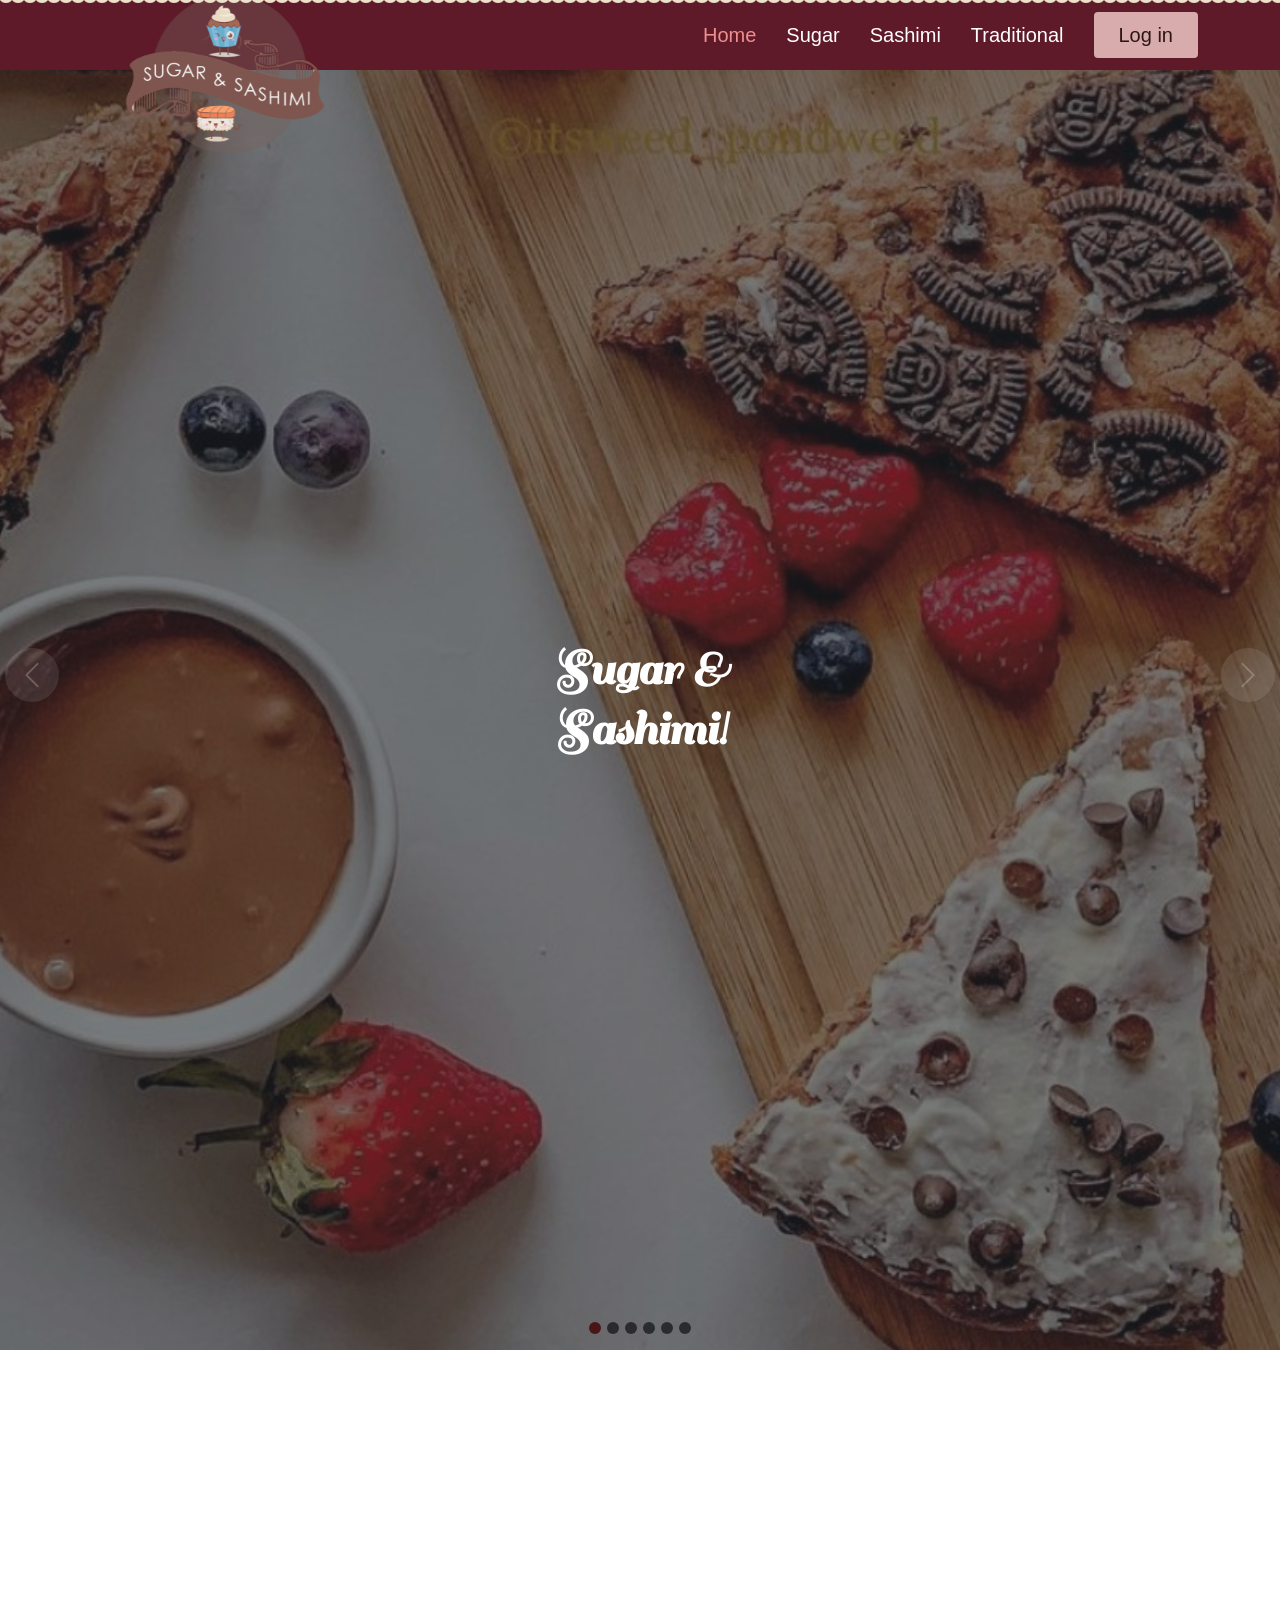
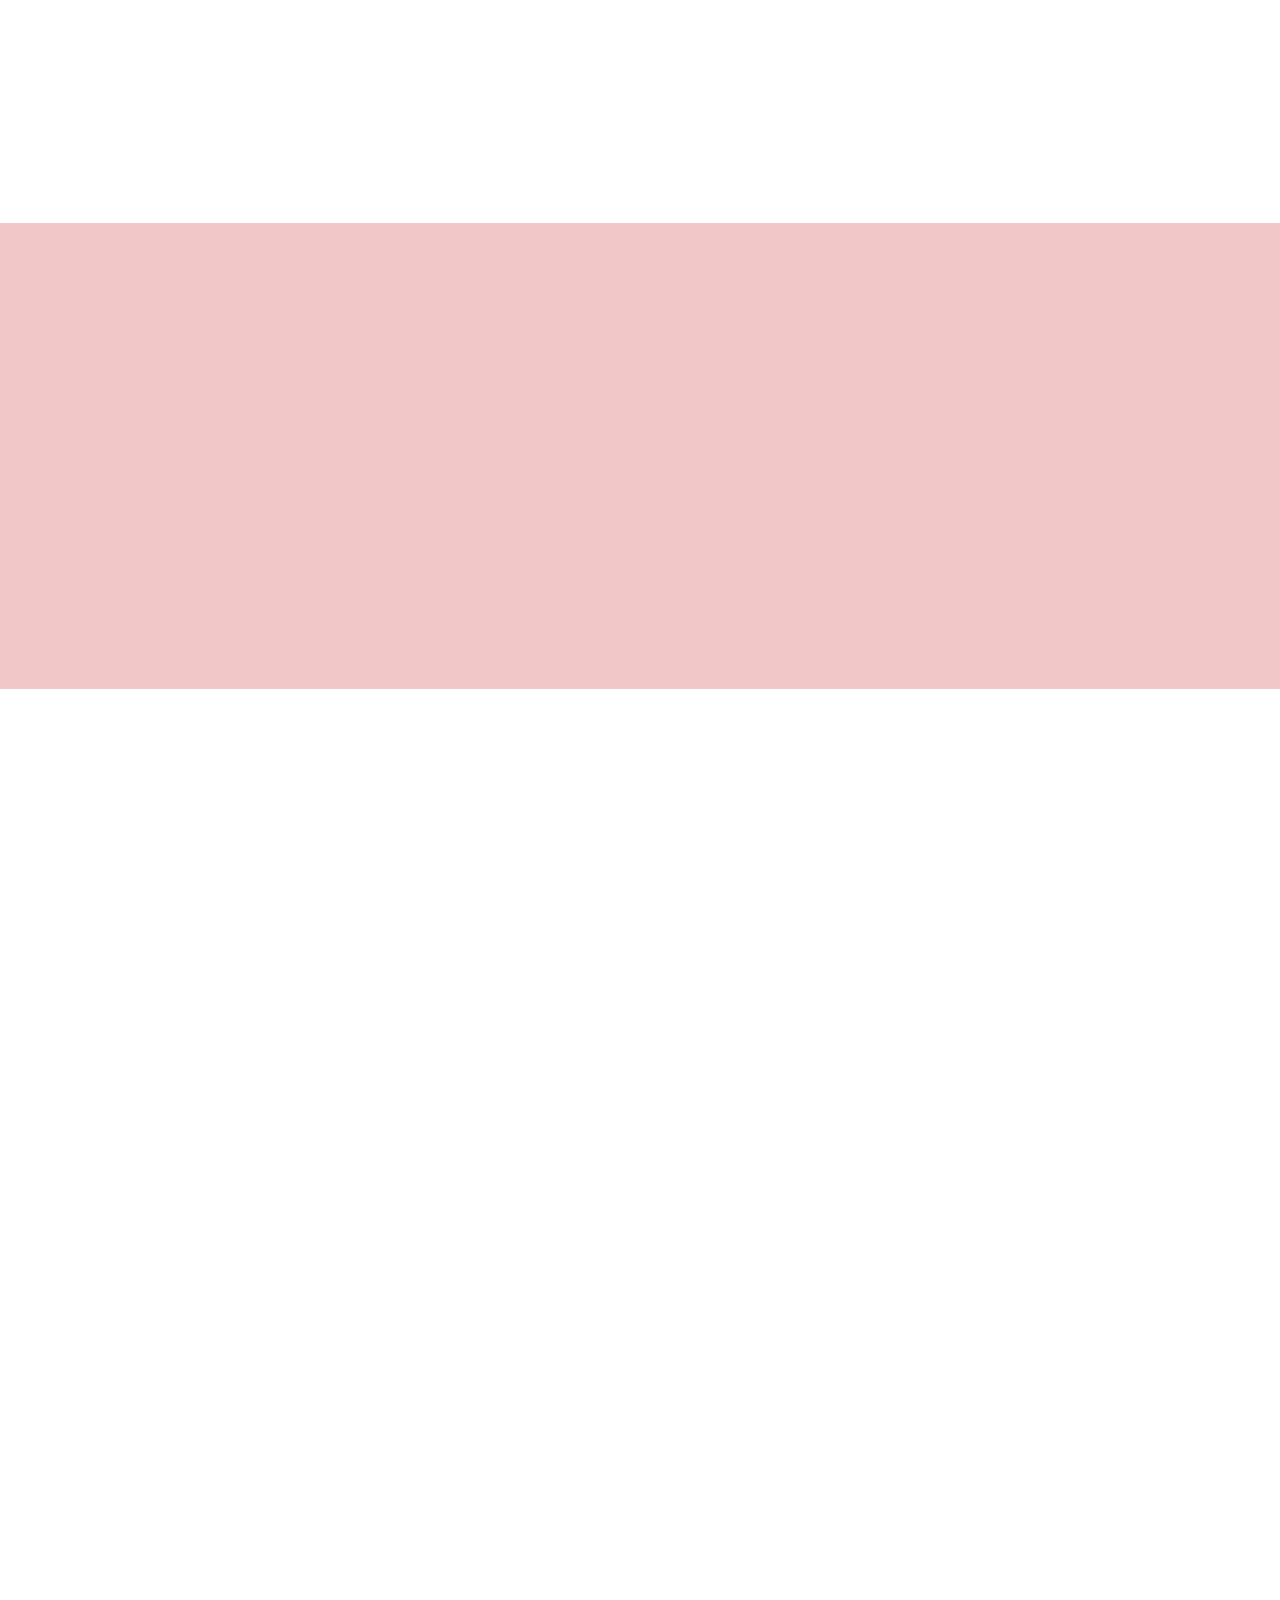
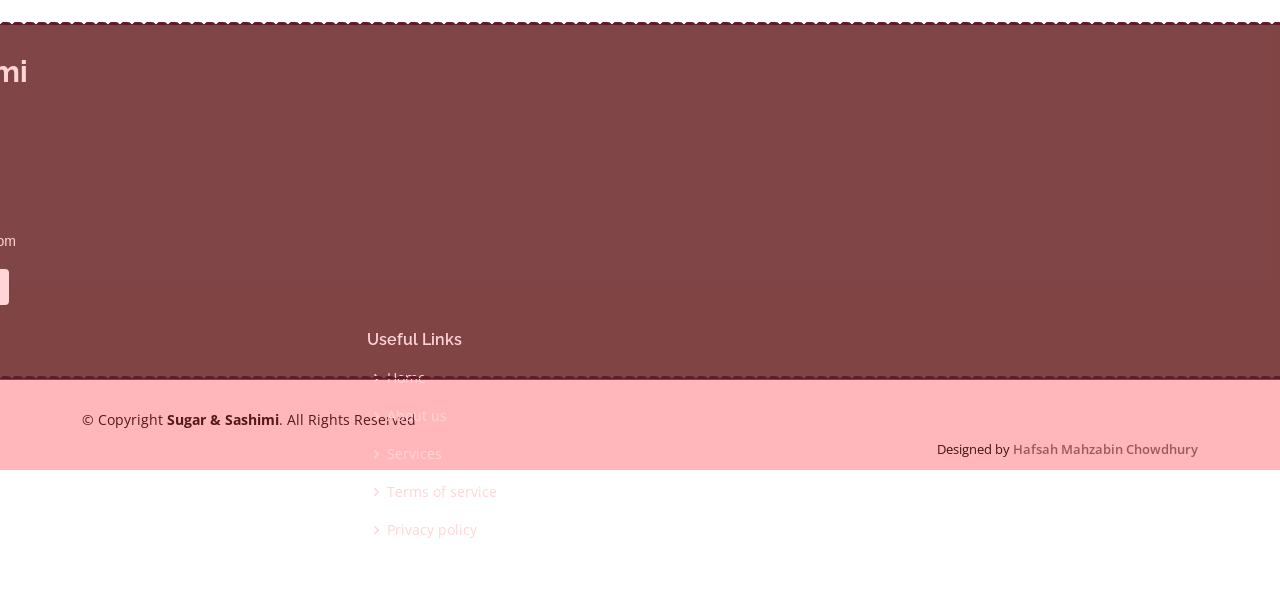
<file: index.html>
<!DOCTYPE html>
<html lang="en">

<head>
  <meta charset="utf-8">
  <meta content="width=device-width, initial-scale=1.0" name="viewport">

  <title>Sugar And Sashimi</title>
  <meta content="" name="description">
  <meta content="" name="keywords">
  <link rel="stylesheet" href="https://cdnjs.cloudflare.com/ajax/libs/OwlCarousel2/2.3.4/assets/owl.carousel.min.css" integrity="sha512-tS3S5qG0BlhnQROyJXvNjeEM4UpMXHrQfTGmbQ1gKmelCxlSEBUaxhRBj/EFTzpbP4RVSrpEikbmdJobCvhE3g==" crossorigin="anonymous" referrerpolicy="no-referrer" />
  <link rel="stylesheet" href="https://cdnjs.cloudflare.com/ajax/libs/OwlCarousel2/2.3.4/assets/owl.theme.default.min.css" integrity="sha512-sMXtMNL1zRzolHYKEujM2AqCLUR9F2C4/05cdbxjjLSRvMQIciEPCQZo++nk7go3BtSuK9kfa/s+a4f4i5pLkw==" crossorigin="anonymous" referrerpolicy="no-referrer" />
  <!-- Favicons -->
  <link href='https://fonts.googleapis.com/css?family=Lovers Quarrel' rel='stylesheet'>
  <link href="assets/img/SUGAR & SAHIMI (1).png" rel="icon">
  <link href="assets/img/apple-touch-icon.png" rel="apple-touch-icon">


  <!-- Google Fonts -->
  <link href='https://fonts.googleapis.com/css?family=Parisienne' rel='stylesheet'>
  <link href='https://fonts.googleapis.com/css?family=Sail' rel='stylesheet'>
  <link href="https://fonts.googleapis.com/css?family=Open+Sans:300,300i,400,400i,600,600i,700,700i|Raleway:300,300i,400,400i,500,500i,600,600i,700,700i|Poppins:300,300i,400,400i,500,500i,600,600i,700,700i" rel="stylesheet">

  <!-- Vendor CSS Files -->
  <link href="assets/vendor/animate.css/animate.min.css" rel="stylesheet">
  <link href="assets/vendor/bootstrap/css/bootstrap.min.css" rel="stylesheet">
  <link href="assets/vendor/bootstrap-icons/bootstrap-icons.css" rel="stylesheet">
  <link href="assets/vendor/boxicons/css/boxicons.min.css" rel="stylesheet">
  <link href="assets/vendor/glightbox/css/glightbox.min.css" rel="stylesheet">
  <link href="assets/vendor/remixicon/remixicon.css" rel="stylesheet">
  <link href="assets/vendor/swiper/swiper-bundle.min.css" rel="stylesheet">

  <!-- Template Main CSS File -->
  <link href="assets/css/style - sugar.css" rel="stylesheet">
  <link rel="stylesheet" href="https://unpkg.com/aos@next/dist/aos.css" />

  <!-- =======================================================
  * Template Name: Sailor - v4.7.0
  * Template URL: https://bootstrapmade.com/sailor-free-bootstrap-theme/
  * Author: BootstrapMade.com
  * License: https://bootstrapmade.com/license/
  ======================================================== -->
</head>

<body>
<!--<div class="loader">
  <div></div>
  <div></div>
  <div></div>
</div>--> 
  <!-- ======= Header ======= -->
  <header id="header" class="fixed-top d-flex align-items-center">
    
    <div class="container logoxd d-flex align-items-center" style="height: 50px;">
    
      <img class="logo-img" src="assets/img/SUGAR & SAHIMI.png" style="height:200px ;"  alt="Responsive image">
      <h1 class="logo me-auto"></h1>
    
    
      
     <!-- <h1 class="logo me-auto"></h1> -->
      
      <!-- Uncomment below if you prefer to use an image logo -->
      <!-- <a href="index.html" class="logo me-auto"><img src="assets/img/logo.png" alt="" class="img-fluid"></a>-->

      <nav id="navbar" class="navbar">
        <ul>

          <li><a href="index.html" class="active">Home</a></li>
          <!-- <li><a href="index - Sugar.html" ><u>Sugar</u></a></li>-->
          <li><a href="blog.html">Sugar</a></li>
          <li><a href="Sashimi.html">Sashimi</a></li>
          <li><a href="portfolio.html">Traditional</a></li>
          
          
           <!-- 
          <li><a href="pricing.html">Order</a></li>
          <li><a href="blog.html">Blog</a></li> 

          <li><a href="contact.html">Contact</a></li>-->
          <li><a href="login.html" class="getstarted">Log in</a></li>
        </ul>
    
        <i class="bi bi-list mobile-nav-toggle"></i>
       
      </nav><!-- .navbar -->
     <!--bgdfjbetjd-->
   
  </div>
  
  <div id="rotatingBannerWrapperBorder"></div>
    
  </header><!-- End Header -->
  
  <!-- ======= Hero Section ======= -->
  <section id="hero">
    
    <!--kaaj korena kenooo
    <section id="services" class="services">
      <div class="container">

        <div class="row">
    <div class="col-md-6">
      <div class="icon-box">
        <i class="bi bi-briefcase"></i>
        <h4><a href="#">Lorem Ipsum</a></h4>
        <p>Voluptatum deleniti atque corrupti quos dolores et quas molestias excepturi sint occaecati cupiditate non provident</p>
      </div>
    </div>
        </div>
        </div>
        </section> -->
    <div id="heroCarousel" data-bs-interval="5000" class="carousel slide carousel-fade" data-bs-ride="carousel">

      <ol class="carousel-indicators" id="hero-carousel-indicators"></ol>

      <div class="carousel-inner" role="listbox">
        

        <!-- Slide 1 -->
        <div class="carousel-item active" style="background-image: url(assets/img/slide/slide-1.jpg)">
          <div class="carousel-container">
            <div class="container">
              <h1 class="animate__animated animate__fadeInDown">Sugar &<br><span>Sashimi!</span></h1>
             <!-- <p class="animate__animated animate__fadeInUp">Heard you are craving desserts! You made the right choice! </p>
              <a href="#about" class="btn-get-started animate__animated animate__fadeInUp scrollto">Read More</a> -->
            </div>
          </div>
        </div>

        <!-- Slide 2 -->
        <div class="carousel-item" style="background-image: url(assets/img/slide/slide-2.5.jpg)">
          <div class="carousel-container">
            <div class="container">
              <h2 class="animate__animated animate__fadeInDown">Sashimi!</h2>
              <p class="animate__animated animate__fadeInUp"> We are about to bring the BEST sushis in town. Stay tuned with us!</p>
              <a href="Sashimi.html" class="btn-get-started animate__animated animate__fadeInUp scrollto">Know More about Sashimi!</a>
            </div>
          </div>
        </div>

        <!-- Slide 3 -->
        <div class="carousel-item" style="background-image: url(assets/img/slide/slide-3.jpg)">
          <div class="carousel-container">
            <div class="container">
              <h2 class="animate__animated animate__fadeInDown">Sugar!</h2>
              <p class="animate__animated animate__fadeInUp">How about some desserts?  Try out our easy peasy recipes!</p>
              <a href="blog.html" class="btn-get-started animate__animated animate__fadeInUp scrollto">Know More about Sugar!</a>
            </div>
          </div>
        </div>  

        <!-- Slide 3 -->
        <div class="carousel-item" style="background-image: url(assets/img/slide/slide-3.5.jpg)">
          <div class="carousel-container">
            <div class="container">
              <h2 class="animate__animated animate__fadeInDown">Sushis over everything</h2>
              <p class="animate__animated animate__fadeInUp">Don't like Sushis? I bet you'll LOVE ours!</p>
              <a href="Sashimi.html" class="btn-get-started animate__animated animate__fadeInUp scrollto">Know how!</a>
            </div>
          </div>
        </div>
        <div class="carousel-item" style="background-image: url(assets/img/slide/slide-5.jpg)">
          <div class="carousel-container">
            <div class="container">
              <h2 class="animate__animated animate__fadeInDown">Japanese Cuisine in Dhaka!</h2>
              <p class="animate__animated animate__fadeInUp">with a hint of desi touch!</p>
              <a href="Sashimi.html" class="btn-get-started animate__animated animate__fadeInUp scrollto">Know more!</a>
            </div>
          </div>
        </div>
        <div class="carousel-item" style="background-image: url(assets/img/slide/slide-5.5.jpg)">
          <div class="carousel-container">
            <div class="container">
              <h2 class="animate__animated animate__fadeInDown">End your day with a bit of SUGAR!</h2>
              <p class="animate__animated animate__fadeInUp">We all crave some sweets before dinner. You do too? Try out our easy peasy recipes!</p>
              <a href="blog.html" class="btn-get-started animate__animated animate__fadeInUp scrollto">Know more!</a>
            </div>
          </div>
        </div>

        


      </div>

      <a class="carousel-control-prev" href="#heroCarousel" role="button" data-bs-slide="prev">
        <span class="carousel-control-prev-icon bi bi-chevron-left" aria-hidden="true"></span>
      </a>

      <a class="carousel-control-next" href="#heroCarousel" role="button" data-bs-slide="next">
        <span class="carousel-control-next-icon bi bi-chevron-right" aria-hidden="true"></span>
      </a>


      

    </div>
   
  </section><!-- End Hero -->


  <main id="main">
    
    <!-- ======= About Section ======= -->
    <section id="about" class="about" class="about section-bg">
      <div class="osContent">
      <div class="container" data-aos="fade-right">
        <div class="col-lg-10" class="osContent">
         <a href="blog.html"><h2><u>Sugar</u></h2></a> 
          <div class="col-md-11">
        
          <p >
            <h5>During the hard days of 2020 when Covid-19 hit, Sugar & Sashimi started their journey and has been making  baked goods the old-fashioned way: from scratch, in small batches, and using the finest ingredients.</h5>
          </p>
          </div>
        </div>
        <div class="owl-carousel owl-theme">
          <div class="item">
            <img src="assets/img/food examples/cakes_500x600_crop_center.png">
          </div>
          <div class="item"><img src="assets/img/food examples/cookies_500x600_crop_center.png"></div>
          <div class="item"><img src="assets/img/food examples/cupcakes_500x600_crop_center.png"></div>
          <div class="item"><img src="assets/img/food examples/brownies_500x600_crop_center.png"></div>
          <div class="item"><img src="assets/img/food examples/Sampler_PK_XL_1_500x600_crop_center.png"></div>
          <div class="item"><img src="assets/img/food examples/LifeStyle_Classic__2_1_500x600_crop_center.jpg"></div>
          <div class="item"><img src="assets/img/food examples/cookies_500x600_crop_center.png"></div>
          <div class="item"><img src="assets/img/food examples/cupcakes_500x600_crop_center.png"></div>
          <div class="item"><img src="assets/img/food examples/Sampler_PK_XL_1_500x600_crop_center.png"></div>
          <div class="item"><img src="assets/img/food examples/LifeStyle_Classic__2_1_500x600_crop_center.jpg"></div>
          <div class="item"><img src="assets/img/food examples/brownies_500x600_crop_center.png"></div>
         
      </div>
      
        <script src="https://cdnjs.cloudflare.com/ajax/libs/jquery/3.6.0/jquery.min.js" integrity="sha512-894YE6QWD5I59HgZOGReFYm4dnWc1Qt5NtvYSaNcOP+u1T9qYdvdihz0PPSiiqn/+/3e7Jo4EaG7TubfWGUrMQ==" crossorigin="anonymous" referrerpolicy="no-referrer"></script>
        <script src="https://cdnjs.cloudflare.com/ajax/libs/OwlCarousel2/2.3.4/owl.carousel.min.js" integrity="sha512-bPs7Ae6pVvhOSiIcyUClR7/q2OAsRiovw4vAkX+zJbw3ShAeeqezq50RIIcIURq7Oa20rW2n2q+fyXBNcU9lrw==" crossorigin="anonymous" referrerpolicy="no-referrer"></script>
        <script type="text/javascript">
          $('.owl-carousel').owlCarousel({
    loop:true,
    margin:10,
    nav:true,
    autoplay:true,
    autoplayTimeout:2000,
    stagePadding:50,
    nav:false,
   rtl=true,
    //dots:false,
    responsive:{
        0:{
            items:1
        },
        600:{
            items:3
        },
        1000:{
            items:3
        }
      }
     })
        </script>
  
      </div>
      </div>
    </section><!-- End About Section -->

    <section id="about" class="about" class="about section-bg">
      <div class="osContent">
      <div class="container" data-aos="fade-left">
        <div class="col-lg-10" class="osContent">
        <a href="Sashimi.html"> <h2><u>Sashimi</u></h2></a> 
          <div class="col-md-11">
        
          <p >
            <h5>During the hard days of 2020 when Covid-19 hit, Sugar & Sashimi started their journey and has been making  baked goods the old-fashioned way: from scratch, in small batches, and using the finest ingredients.</h5>
          </p>
          </div>
        </div>
        <div class="owl-carousel owl-theme">
          <div class="item">
            <img src="assets/img/food examples/boat.jpg">
          </div>
          <div class="item"><img src="assets/img/food examples/boquet.jpg"></div>
          <div class="item"><img src="assets/img/food examples/dala.jpg"></div>
          <div class="item"><img src="assets/img/food examples/tower.jpg"></div>
          <div class="item"><img src="assets/img/food examples/tower (2).jpg"></div>
          <div class="item"><img src="assets/img/food examples/valentine.jpg"></div>
          <div class="item"><img src="assets/img/food examples/sushicake.jpg"></div>
          <div class="item"><img src="assets/img/food examples/dala.jpg"></div>
          <div class="item"><img src="assets/img/food examples/boat.jpg"></div>
          <div class="item"><img src="assets/img/food examples/boquet.jpg"></div>
          <div class="item"><img src="assets/img/food examples/valentine.jpg"></div>
          
         
      </div>
      
        <script src="https://cdnjs.cloudflare.com/ajax/libs/jquery/3.6.0/jquery.min.js" integrity="sha512-894YE6QWD5I59HgZOGReFYm4dnWc1Qt5NtvYSaNcOP+u1T9qYdvdihz0PPSiiqn/+/3e7Jo4EaG7TubfWGUrMQ==" crossorigin="anonymous" referrerpolicy="no-referrer"></script>
        <script src="https://cdnjs.cloudflare.com/ajax/libs/OwlCarousel2/2.3.4/owl.carousel.min.js" integrity="sha512-bPs7Ae6pVvhOSiIcyUClR7/q2OAsRiovw4vAkX+zJbw3ShAeeqezq50RIIcIURq7Oa20rW2n2q+fyXBNcU9lrw==" crossorigin="anonymous" referrerpolicy="no-referrer"></script>
        <script type="text/javascript">
          $('.owl-carousel').owlCarousel({
    loop:true,
    margin:10,
    nav:true,
    autoplay:true,
    autoplayTimeout:2000,
    stagePadding:50,
    nav:false,
   
    //dots:false,
    responsive:{
        0:{
            items:1
        },
        600:{
            items:3
        },
        1000:{
            items:3
        }
      }
     })
        </script>
  
      </div>
      </div>
    </section><!-- End About Section -->
    
    
    <!-- ======= Clients Section ======= -->
    
    <section id="content" >
      <div class="reveal">
        <div id="ourStory">
        <div class="osImage">
          <img src="assets/img/blog/os.png" width="100%" >
        </div>
        <div class="osContent">
          <h2>Our</h2>
          <h3>Story</h3>
          <p>
            Sugar And Sashimi is a feast for the senses. Blocks away, the aroma of fresh baked goods tantalize the nose. Take a bite of anything, and you’ll see why people make special trips to our shops.
            Experience the unforgettable charm of Sugar & Sashimi. Get a taste online.
          </p>
        </div>
        </div>
        
     

      </div>
    </section><!-- End Clients Section -->
  
    <!-- ======= Services Section ======= -->
    <section id="services" class="services">
      <div class="container" data-aos="flip-left">

        <div class="row">
          <div class="col-lg-6" style="margin:50px 0;">

            <div class="osContent" >
        
              <h2>Catering, Gifting &amp;
                Events
              </h2>
              <div class="ContentBlock__paragraph" style="color: rgb(66, 28, 23);">
                <h4><p>Our catering, gifting and events team is ready to fill your event or celebration with a custom selection of Magnolia Bakery’s best creations. No occasion is too large—or too small!</p>
                </h4>
                </div>
              
            </div>
          </div>
          <div class="col-lg-6" style="margin:50px 0;" >
            <img src="assets/img/Catering_Event_148_1280x.jpg" class="img-fluid" alt="laptop">
            
            </div>
            <!--<div class="icon-box">
              <i class="bi bi-briefcase"></i>
              <h4><a href="#">Lorem Ipsum</a></h4>
              <p>Voluptatum deleniti atque corrupti quos dolores et quas molestias excepturi sint occaecati cupiditate non provident</p>
            </div>
          </div>
          <div class="col-md-6 mt-4 mt-md-0">
            <div class="icon-box">
              <i class="bi bi-card-checklist"></i>
              <h4><a href="#">Dolor Sitema</a></h4>
              <p>Minim veniam, quis nostrud exercitation ullamco laboris nisi ut aliquip ex ea commodo consequat tarad limino ata</p>
            </div>
          </div>
          <div class="col-md-6 mt-4 mt-md-0">
            <div class="icon-box">
              <i class="bi bi-bar-chart"></i>
              <h4><a href="#">Sed ut perspiciatis</a></h4>
              <p>Duis aute irure dolor in reprehenderit in voluptate velit esse cillum dolore eu fugiat nulla pariatur</p>
            </div>
          </div>
          <div class="col-md-6 mt-4 mt-md-0">
            <div class="icon-box">
              <i class="bi bi-binoculars"></i>
              <h4><a href="#">Nemo Enim</a></h4>
              <p>Excepteur sint occaecat cupidatat non proident, sunt in culpa qui officia deserunt mollit anim id est laborum</p>
            </div>
          </div>
          <div class="col-md-6 mt-4 mt-md-0">
            <div class="icon-box">
              <i class="bi bi-brightness-high"></i>
              <h4><a href="#">Magni Dolore</a></h4>
              <p>At vero eos et accusamus et iusto odio dignissimos ducimus qui blanditiis praesentium voluptatum deleniti atque</p>
            </div>
          </div>
          <div class="col-md-6 mt-4 mt-md-0">
            <div class="icon-box">
              <i class="bi bi-calendar4-week"></i>
              <h4><a href="#">Eiusmod Tempor</a></h4>
              <p>Et harum quidem rerum facilis est et expedita distinctio. Nam libero tempore, cum soluta nobis est eligendi</p>
            </div>
          </div>-->
        </div>

      </div>
      <script type="text/javascript">
        window.addEventListener('scroll',reveal);
    
        function reveal()
        {
          var reveals=document.querySelectorAll('.reveal');
          for(var i=0;i<reveals.length;i++)
          {
            var windowheight= window.innerHeight;
            var revealtop=reveals[i].getBoundingClientRect().top;
            var revealpoint=150;
           
            if(revealtop<windowheight-revealpoint){
              reveals[i].classList.add('active');
            }
            else{
              reveals[i].classList.remove('active');
            }
  
          }
        }
      </script>
    </section><!-- End Services Section -->
    
    <!--

    <section id="portfolio" class="portfolio">
      <div class="container">
    <div id="slider" class="owl-carousel">
      <div class="content-area">
        <div class="content">
          <div class="img-area"><img src="../hafsah5555io.github.io/assets/img/testimonials/testimonials-2.jpg"></div>
       <h2>SomeOne</h2>
       <p>wowwwnice website</p>
       <p class="socials">
         <i class="fa fa-facebook"></i>
         <i class="fa fa-twitter"></i>
       </p>
        </div>
      </div>
      <div class="content-area">
        <div class="content">
          <div class="img-area"><img src="../hafsah5555io.github.io/assets/img/testimonials/testimonials-1.jpg"></div>
       <h2>SomeOne</h2>
       <p>wowwwnice website</p>
       <p class="socials">
         <i class="fa fa-facebook"></i>
         <i class="fa fa-twitter"></i>
       </p>
        </div>
      </div>
      <div class="content-area">
        <div class="content">
          <div class="img-area"><img src="../hafsah5555io.github.io/assets/img/testimonials/testimonials-1.jpg"></div>
       <h2>SomeOne</h2>
       <p>wowwwnice website</p>
       <p class="socials">
         <i class="fa fa-facebook"></i>
         <i class="fa fa-twitter"></i>
       </p>
        </div>
      </div>
    </div>

      </div>
    </section>
  
    
  </main> End #main -->

  <section id="testimonials" class="testimonials">
    <div class="container">

      <div class="row">

        <div class="col-lg-6">
          <div class="testimonial-item" data-aos="zoom-in-down">
            <img src="assets/img/testimonials/testimonials-1.jpg" class="testimonial-img" alt="">
            <h3>Shaddu Kodu</h3>
            <h4>Ceo &amp; Founder</h4>
            <p>
              <i class="bx bxs-quote-alt-left quote-icon-left"></i>
              Proin iaculis purus consequat sem cure digni ssim donec porttitora entum suscipit rhoncus. Accusantium quam, ultricies eget id, aliquam eget nibh et. Maecen aliquam, risus at semper.
              <i class="bx bxs-quote-alt-right quote-icon-right"></i>
            </p>
          </div>
        </div>

        <div class="col-lg-6">
          <div class="testimonial-item mt-4 mt-lg-0" data-aos="zoom-in-down">
            <img src="assets/img/testimonials/testimonials-2.jpg" class="testimonial-img" alt="">
            <h3>Kasni Lemon</h3>
            <h4>Designer</h4>
            <p>
              <i class="bx bxs-quote-alt-left quote-icon-left"></i>
              Export tempor illum tamen malis malis eram quae irure esse labore quem cillum quid cillum eram malis quorum velit fore eram velit sunt aliqua noster fugiat irure amet legam anim culpa.
              <i class="bx bxs-quote-alt-right quote-icon-right"></i>
            </p>
          </div>
        </div>

        <div class="col-lg-6">
          <div class="testimonial-item mt-4" data-aos="zoom-in-right">
            <img src="assets/img/testimonials/testimonials-3.jpg" class="testimonial-img" alt="">
            <h3>Rashida Dadi</h3>
            <h4>Store Owner</h4>
            <p>
              <i class="bx bxs-quote-alt-left quote-icon-left"></i>
              Enim nisi quem export duis labore cillum quae magna enim sint quorum nulla quem veniam duis minim tempor labore quem eram duis noster aute amet eram fore quis sint minim.
              <i class="bx bxs-quote-alt-right quote-icon-right"></i>
            </p>
          </div>
        </div>

        <div class="col-lg-6">
          <div class="testimonial-item mt-4" data-aos="zoom-in-left">
            <img src="assets/img/testimonials/testimonials-4.jpg" class="testimonial-img" alt="">
            <h3>Nazo Motin</h3>
            <h4>Freelancer</h4>
            <p>
              <i class="bx bxs-quote-alt-left quote-icon-left"></i>
              Fugiat enim eram quae cillum dolore dolor amet nulla culpa multos export minim fugiat minim velit minim dolor enim duis veniam ipsum anim magna sunt elit fore quem dolore labore illum veniam.
              <i class="bx bxs-quote-alt-right quote-icon-right"></i>
            </p>
          </div>
        </div>

        <div class="col-lg-6">
          <div class="testimonial-item mt-4" data-aos="zoom-in-up">
            <img src="assets/img/testimonials/testimonials-5.jpg" class="testimonial-img" alt="">
            <h3>Sara Ar Rafi</h3>
            <h4>Entrepreneur</h4>
            <p>
              <i class="bx bxs-quote-alt-left quote-icon-left"></i>
              Quis quorum aliqua sint quem legam fore sunt eram irure aliqua veniam tempor noster veniam enim culpa labore duis sunt culpa nulla illum cillum fugiat legam esse veniam culpa fore nisi cillum quid.
              <i class="bx bxs-quote-alt-right quote-icon-right"></i>
            </p>
          </div>
        </div>

        <div class="col-lg-6">
          <div class="testimonial-item mt-4" data-aos="zoom-in-up">
            <img src="assets/img/testimonials/testimonials-6.jpg" class="testimonial-img" alt="">
            <h3>Takku Saja</h3>
            <h4>Store Owner</h4>
            <p>
              <i class="bx bxs-quote-alt-left quote-icon-left"></i>
              Eius ipsam praesentium dolor quaerat inventore rerum odio. Quos laudantium adipisci eius. Accusamus qui iste cupiditate sed temporibus est aspernatur. Sequi officiis ea et quia quidem.
              <i class="bx bxs-quote-alt-right quote-icon-right"></i>
            </p>
          </div>
        </div>

      </div>

    </div>
  </section><!-- End Testimonials Section -->
    
  </main><!-- End #main -->

  <!-- ======= Footer ======= -->
  <div id="contactInfoBorder"></div>
  <footer id="footer">
   
    <div class="footer-top">
      <div class="container" >
        
        <div class="row">

          <div class="col-lg-3 col-md-6" data-aos="slide-right">
            <div class="footer-info">
              <h3>Sugar & Sashimi</h3>
              <p>
                Road 3 <br>
                Dhaka Cantonment<br><br>
                <strong>Phone:</strong> +1 5589 55488 55<br>
                <strong>Email:</strong> hafsahchowdhury5555@gmail.com<br>
              </p>
              <div class="social-links mt-3">
                <a href="#" class="twitter"><i class="bx bxl-twitter"></i></a>
                <a href="#" class="facebook"><i class="bx bxl-facebook"></i></a>
                <a href="#" class="instagram"><i class="bx bxl-instagram"></i></a>
                <a href="#" class="google-plus"><i class="bx bxl-skype"></i></a>
                <a href="#" class="linkedin"><i class="bx bxl-linkedin"></i></a>
              </div>
            </div>
          </div>
          
          <div class="col-lg-2 col-md-6 footer-links" data-aos="slide-up">
            <h4>Useful Links</h4>
            <ul>
              <li><i class="bx bx-chevron-right"></i> <a href="index.html">Home</a></li>
              <li><i class="bx bx-chevron-right"></i> <a href="#">About us</a></li>
              <li><i class="bx bx-chevron-right"></i> <a href="services.html">Services</a></li>
              <li><i class="bx bx-chevron-right"></i> <a href="#">Terms of service</a></li>
              <li><i class="bx bx-chevron-right"></i> <a href="#">Privacy policy</a></li>
            </ul>
          </div>
          
          <div class="col-lg-3 col-md-6 footer-links" data-aos="zoom-in-up">
            <h4>We delivery from 9AM to 9PM</h4>
            <p>
             Delivery all around Dhaka! 
            
            </p>
            
          </div>

          
          <div class="col-lg-4 col-md-6 footer-newsletter" data-aos="slide-left">
            <iframe src="https://www.google.com/maps/embed?pb=!1m18!1m12!1m3!1d29198.427581236137!2d90.37818587883015!3d23.825587411335363!2m3!1f0!2f0!3f0!3m2!1i1024!2i768!4f13.1!3m3!1m2!1s0x3755c6e9ac1b2dbd%3A0xa98a52dad38edc98!2z4KaV4KeN4Kav4Ka-4Kao4Kaf4Kao4Kau4KeH4Kao4KeN4KafLCDgpqLgpr7gppXgpr4!5e0!3m2!1sbn!2sbd!4v1640568034942!5m2!1sbn!2sbd" width="400" height="300" style="border:0;" allowfullscreen="" loading="lazy"></iframe>

          </div>

        </div>
        
      </div>
     
    </div>
    <div id="contactInfoBorder"></div>
    <div class="container">
      
      <div class="copyright">
        &copy; Copyright <strong><span>Sugar & Sashimi</span></strong>. All Rights Reserved
      </div>
      <div class="credits">
        <!-- All the links in the footer should remain intact. -->
        <!-- You can delete the links only if you purchased the pro version. -->
        <!-- Licensing information: https://bootstrapmade.com/license/ -->
        <!-- Purchase the pro version with working PHP/AJAX contact form: https://bootstrapmade.com/sailor-free-bootstrap-theme/ -->
        Designed by <a href="https://www.instagram.com/sugar_blooom/">Hafsah Mahzabin Chowdhury</a>
      </div>
    </div>
    <script type="text/javascript">
      window.addEventListener('scroll',reveal);
  
      function reveal()
      {
        var reveals=document.querySelectorAll('.reveal');
        for(var i=0;i<reveals.length;i++)
        {
          var windowheight= window.innerHeight;
          var revealtop=reveals[i].getBoundingClientRect().top;
          var revealpoint=150;
         
          if(revealtop<windowheight-revealpoint){
            reveals[i].classList.add('active');
          }
          else{
            reveals[i].classList.remove('active');
          }

        }
      }
    </script>
  </footer><!-- End Footer -->

  <a href="#" class="back-to-top d-flex align-items-center justify-content-center"><i class="bi bi-arrow-up-short"></i></a>

  <!-- Vendor JS Files -->
  <script src="assets/vendor/bootstrap/js/bootstrap.bundle.min.js"></script>
  <script src="assets/vendor/glightbox/js/glightbox.min.js"></script>
  <script src="assets/vendor/isotope-layout/isotope.pkgd.min.js"></script>
  <script src="assets/vendor/swiper/swiper-bundle.min.js"></script>
  <script src="assets/vendor/waypoints/noframework.waypoints.js"></script>
  <script src="assets/vendor/php-email-form/validate.js"></script>

  <!-- Template Main JS File -->
  <script src="assets/js/main.js"></script>
  <!--our aos data-->
  <script src="https://unpkg.com/aos@next/dist/aos.js"></script>
  <script>
    AOS.init({
      offset: 300,
      duration: 3000,
    });
  </script>
</body>

</html>
</file>
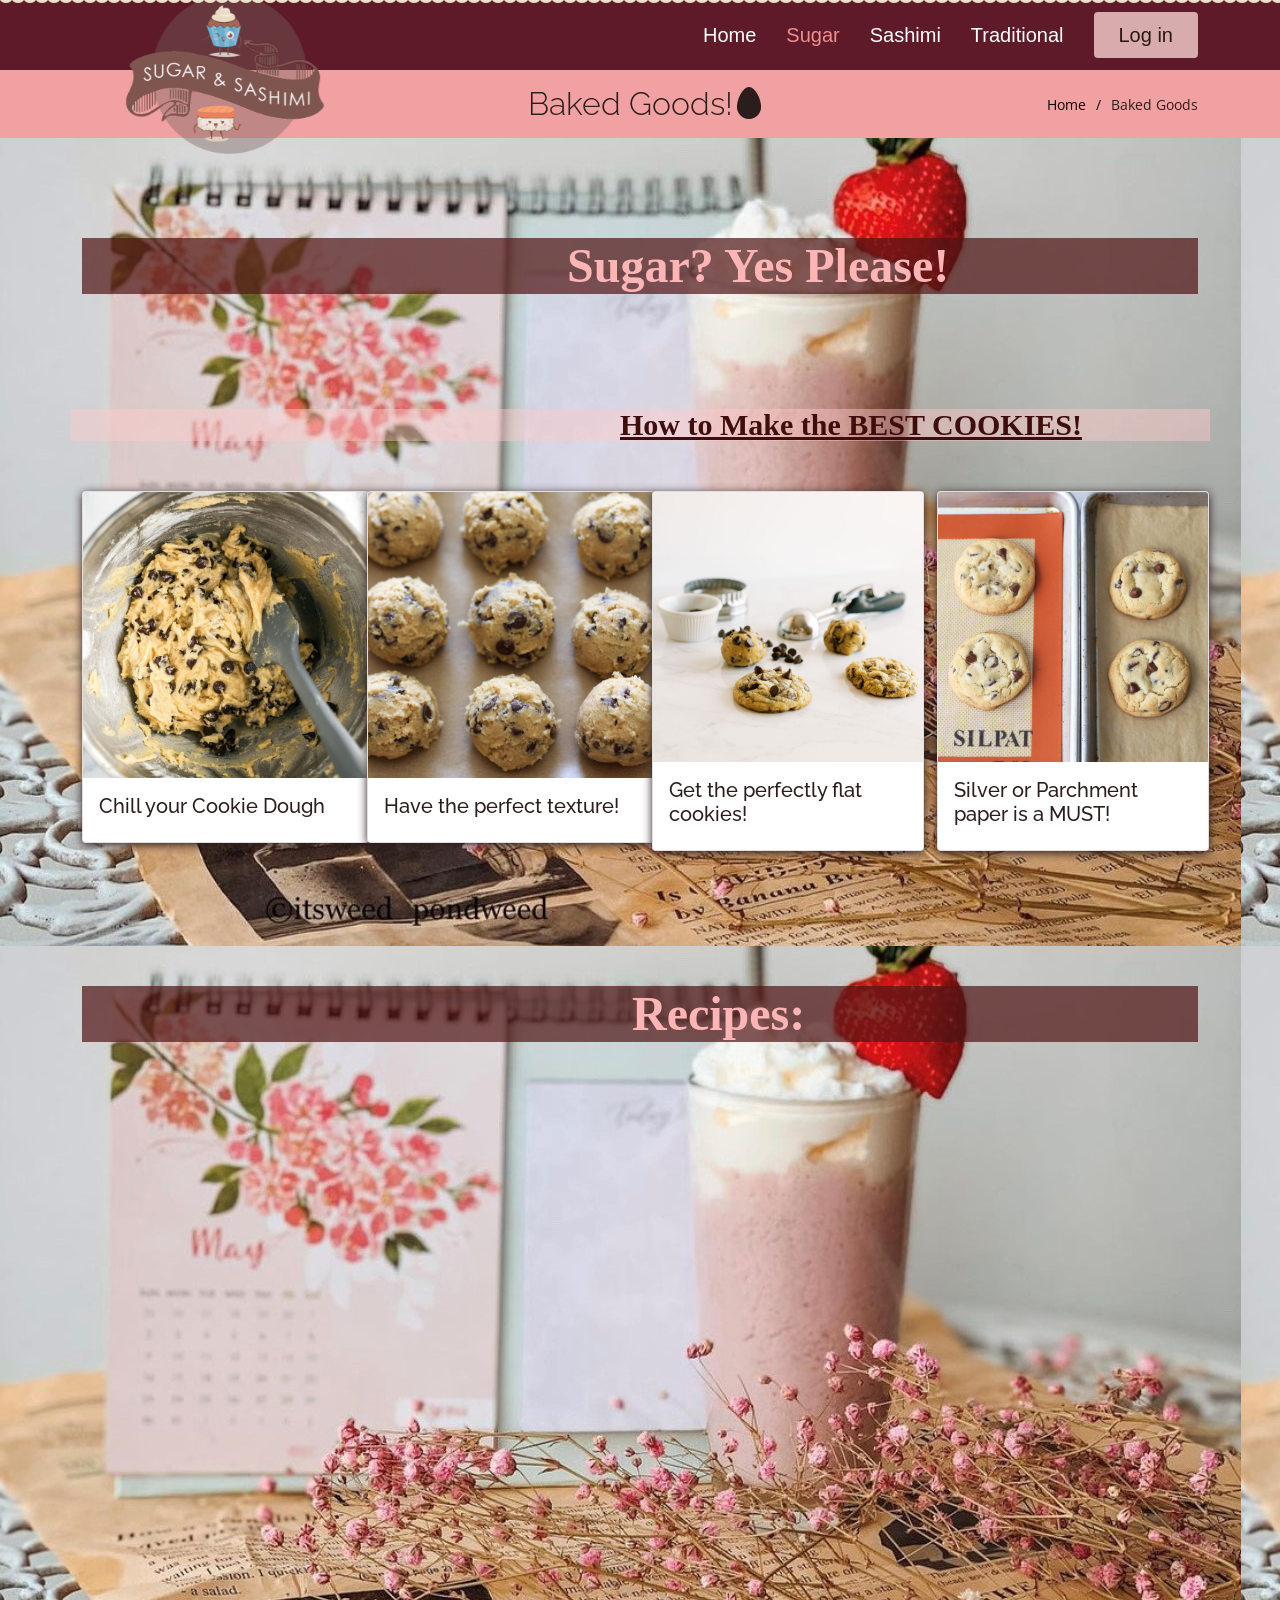
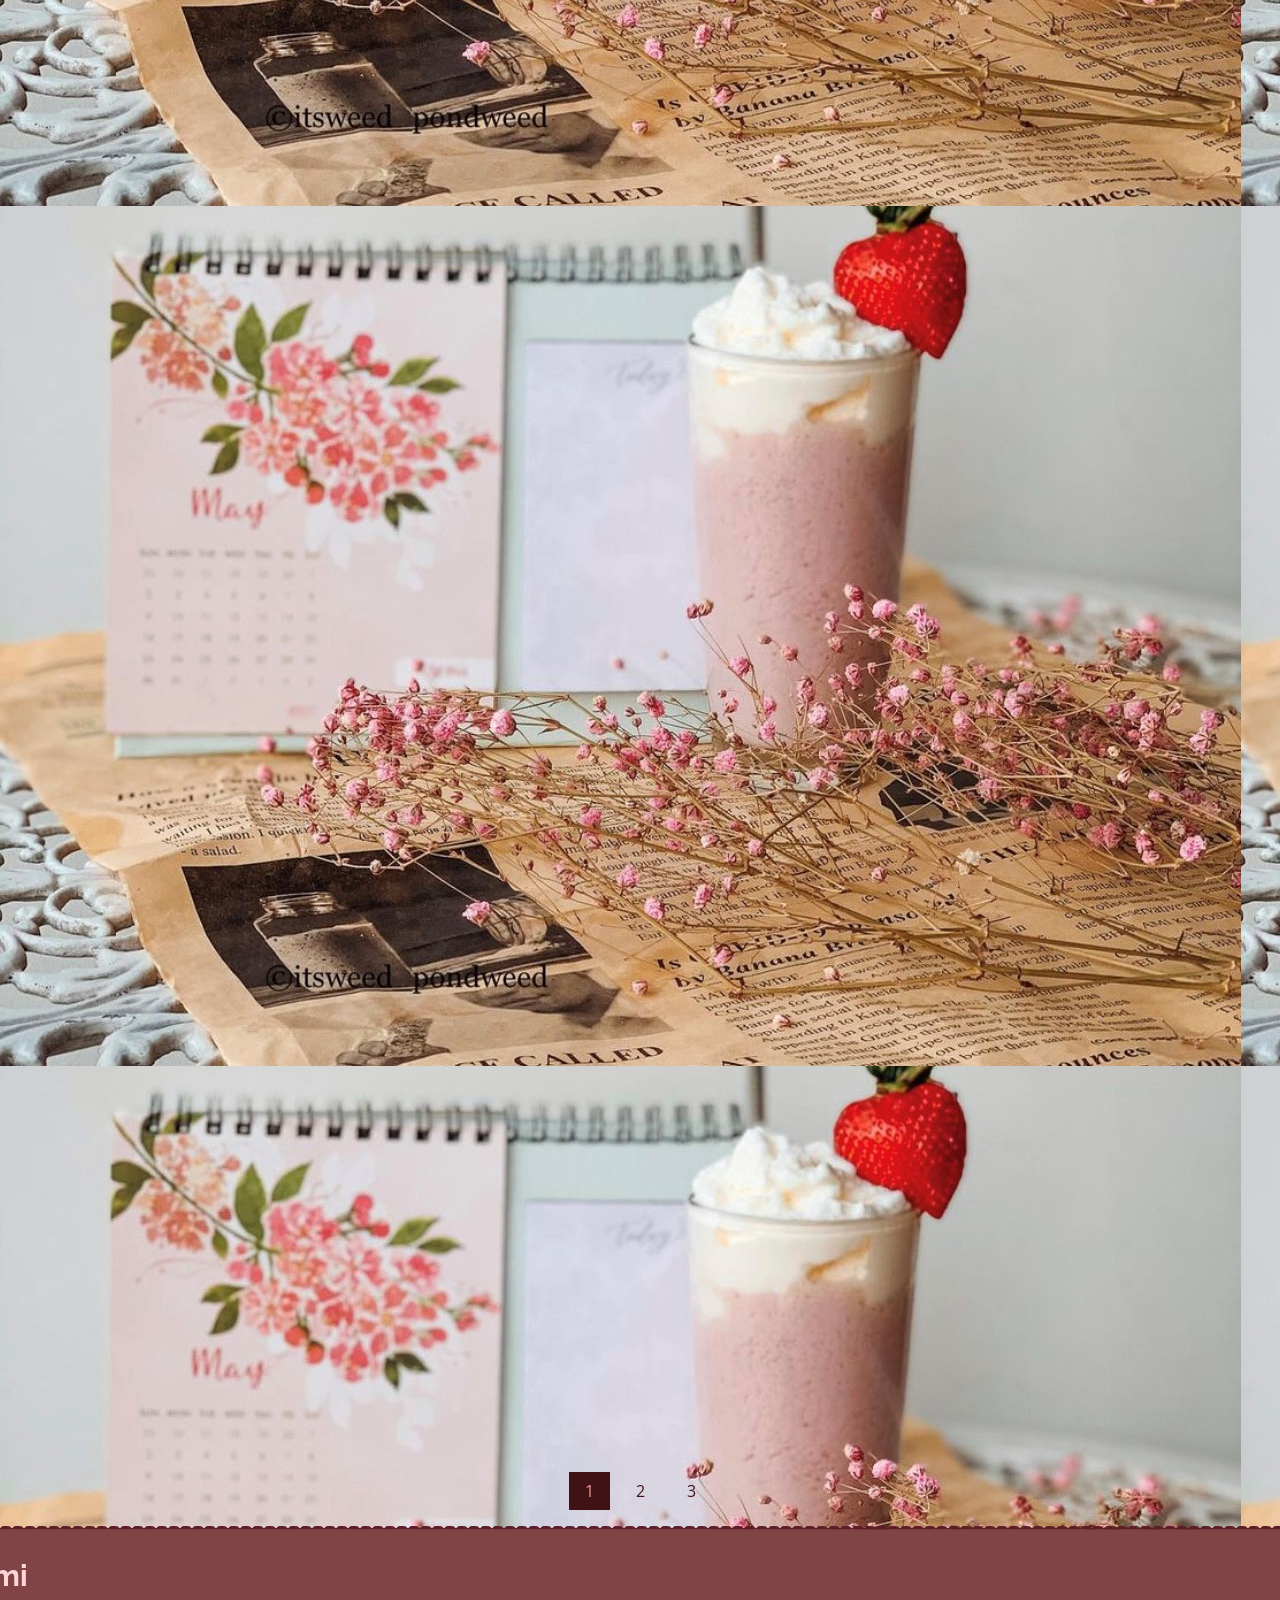
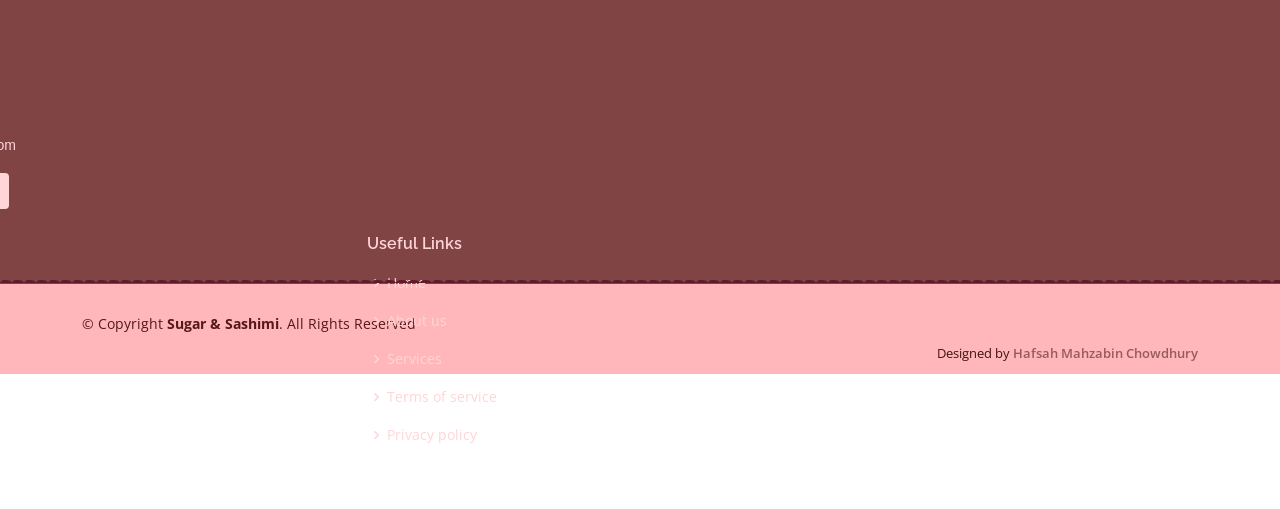
<file: blog.html>
<!DOCTYPE html>
<html lang="en">

<head>
  <meta charset="utf-8">
  <meta content="width=device-width, initial-scale=1.0" name="viewport">

  <title>Sugar And Sashimi</title>
  <meta content="" name="description">
  <meta content="" name="keywords">

  <!-- Favicons -->
  <link href="assets/img/SUGAR & SAHIMI (1).png" rel="icon">
  <link href="assets/img/apple-touch-icon.png" rel="apple-touch-icon">
  <link rel="stylesheet" href="https://unpkg.com/aos@next/dist/aos.css" />

  <!-- Google Fonts -->
  <link href="https://fonts.googleapis.com/css?family=Open+Sans:300,300i,400,400i,600,600i,700,700i|Raleway:300,300i,400,400i,500,500i,600,600i,700,700i|Poppins:300,300i,400,400i,500,500i,600,600i,700,700i" rel="stylesheet">
  <link href='https://fonts.googleapis.com/css?family=Parisienne' rel='stylesheet'>
  <!-- Vendor CSS Files -->
  <link href="assets/vendor/animate.css/animate.min.css" rel="stylesheet">
  <link href="assets/vendor/bootstrap/css/bootstrap.min.css" rel="stylesheet">
  <link href="assets/vendor/bootstrap-icons/bootstrap-icons.css" rel="stylesheet">
  <link href="assets/vendor/boxicons/css/boxicons.min.css" rel="stylesheet">
  <link href="assets/vendor/glightbox/css/glightbox.min.css" rel="stylesheet">
  <link href="assets/vendor/remixicon/remixicon.css" rel="stylesheet">
  <link href="assets/vendor/swiper/swiper-bundle.min.css" rel="stylesheet">

  <!-- Template Main CSS File -->
  <link href="assets/css/style - sugar.css" rel="stylesheet">

  <!-- =======================================================
  * Template Name: Sailor - v4.7.0
  * Template URL: https://bootstrapmade.com/sailor-free-bootstrap-theme/
  * Author: BootstrapMade.com
  * License: https://bootstrapmade.com/license/
  ======================================================== -->
</head>

<body>

  <!-- ======= Header ======= -->
  <header id="header" class="fixed-top d-flex align-items-center">
    
    <div class="container logoxd d-flex align-items-center" style="height: 50px;">
     
    
      <img class="logo-img" src="assets/img/SUGAR & SAHIMI.png" style="height:200px ;"  alt="Responsive image">
      <h1 class="logo me-auto"></h1>
    
    
      
     <!-- <h1 class="logo me-auto"></h1> -->
      
      <!-- Uncomment below if you prefer to use an image logo -->
      <!-- <a href="index.html" class="logo me-auto"><img src="assets/img/logo.png" alt="" class="img-fluid"></a>-->

      <nav id="navbar" class="navbar">
        <ul>

          <li><a href="index.html" >Home</a></li>
          <!-- <li><a href="index - Sugar.html" ><u>Sugar</u></a></li>-->
          <li><a href="blog.html" class="active">Sugar</a></li>
          <li><a href="Sashimi.html">Sashimi</a></li>
          <li><a href="portfolio.html">Traditional</a></li>
          
          
           <!--
          <li><a href="pricing.html">Order</a></li>
           <li><a href="blog.html">Blog</a></li> 

          <li><a href="contact.html">Contact</a></li>-->
          <li><a href="login.html" class="getstarted">Log in</a></li>
        </ul>
    
        <i class="bi bi-list mobile-nav-toggle"></i>
       
      </nav><!-- .navbar -->
     <!--bgdfjbetjd-->
   
  </div>
  
  <div id="rotatingBannerWrapperBorder"></div>
    
  </header><!-- End Header -->

  <main id="main">

    <!-- ======= Breadcrumbs ======= -->
    <section id="breadcrumbs" class="breadcrumbs">
      <div class="container">

        <div class="d-flex justify-content-between align-items-center" >
          <h2>Baked Goods!<i class="bi bi-egg-fill"></i></h2>
          
          <ol>
            <li><a href="index.html">Home</a></li>
            <li>Baked Goods</li>
          </ol>
        </div>

      </div>
      <div id="rotatingBannerWrapperBorder"></div>
    </section><!-- End Breadcrumbs -->
    <section id="blog" class="blog">
    <section id="about" class="about">
      <div class="container">
        <h1>Sugar? Yes Please!</h1>
        <div class="row content">
          <h3><u>How to Make the BEST COOKIES!</u></h3>
         
           
            <div class="col-md-3">
              <div class="card box-shadow" style="width: 18rem;">
                <img class="card-img-top" src="assets/img/food examples/tips_cookies/Chocolate-Chip-Cookie-Dough-for-Chilling-768x768.jpg" alt="Card image cap">
                <div class="card-body">
                  <h5 class="card-title">Chill your Cookie Dough</h5>
                 
                </div>
              </div>
              
            </div>
            <div class="col-md-3">
              <div class="card box-shadow" style="width: 18rem;">
                <img class="card-img-top" src="assets/img/food examples/tips_cookies/Ultimate-Chocolate-Chip-Cookie-Dough-768x768.jpg" alt="Card image cap">
                <div class="card-body">
                  <h5 class="card-title">Have the perfect texture!</h5>
                 
                </div>
              </div>
              
            </div>
            <div class="col-md-3">
              <div class="card box-shadow" style="width: 17rem;">
                <img class="card-img-top" src="assets/img/food examples/tips_cookies/Picture-Perfect-Chocolate-Chip-Cookies-02-768x768.jpg" alt="Card image cap">
                <div class="card-body">
                  <h5 class="card-title">Get the perfectly flat cookies!</h5>
                  
                </div>
              </div>
              
            </div>
            <div class="col-md-3">
              <div class="card box-shadow" style="width: 17rem;">
                <img class="card-img-top" src="assets/img/food examples/tips_cookies/Silpat-vs-Parchment-Paper-SQUARE-768x768.jpg" alt="Card image cap">
                <div class="card-body">
                  <h5 class="card-title">Silver or Parchment paper is a MUST!</h5>
                </div>
              </div>
              
            </div>
         
            </div>
          </div>
        </div>

      </div>
      <script type="text/javascript">
        window.addEventListener('scroll',reveal);
    
        function reveal()
        {
          var reveals=document.querySelectorAll('.reveal');
          for(var i=0;i<reveals.length;i++)
          {
            var windowheight= window.innerHeight;
            var revealtop=reveals[i].getBoundingClientRect().top;
            var revealpoint=150;
           
            if(revealtop<windowheight-revealpoint){
              reveals[i].classList.add('active');
            }
            else{
              reveals[i].classList.remove('active');
            }
  
          }
        }
      </script>
    </section>
    </section>
    <!-- ======= Blog Section ======= -->
    <section id="blog" class="blog">
      <div class="container" >
        <h3>Recipes:</h3>
        <div class="row">

          <div class="col-md-4 col-md-4 entries" data-aos="flip-left">
            <article class="entry">

              <div class="entry-img">
                <img src="assets/img/recipe/lemon-cupcakes-SQUARE.jpg" alt="" class="img-fluid" height="355.99px" width="355.99x">
              </div>

              <h4 class="entry-title">
                <a href="Cupcakes-1.html">Lemon Cupcakes</a>
              </h4>

              <div class="entry-meta">
                <ul>
                  <li class="d-flex align-items-center"><i class="bi bi-person"></i> Hafsah Chowdhury</a></li>
                  <li class="d-flex align-items-center"><i class="bi bi-clock"></i> <time datetime="2020-01-01">Jan 10, 2020</time></a></li>
                  <li class="d-flex align-items-center"><i class="bi bi-chat-dots"></i> 12 Comments</a></li>
                </ul>
              </div>

              <div class="entry-content">
                <p>
                 
                </p>
                <div class="read-more" justify content="centre">
                  <a href="Cupcakes-1.html">View the whole recipe</a>
                </div>
              </div>

            </article><!-- End blog entry -->
            </div>
           

            <div class="col-md-4 col-md-4 entries" data-aos="flip-up">
              <article class="entry">
  
                <div class="entry-img">
                  <img src="assets/img/food examples/Soft-Batch-Double-Chocolate-Cookies-Square.jpg" alt="" class="img-fluid" height="355.99px" width="355.99x">
                </div>
  
                <h4 class="entry-title">
                  <a href="Cookies-2.html">Soft Batch Double Chocolate Cookies</a>
                </h4>
  
                <div class="entry-meta">
                  <ul>
                    <li class="d-flex align-items-center"><i class="bi bi-person"></i> Hafsah Chowdhury</a></li>
                    <li class="d-flex align-items-center"><i class="bi bi-clock"></i> <time datetime="2020-01-01">Jan 10, 2020</time></a></li>
                    <li class="d-flex align-items-center"><i class="bi bi-chat-dots"></i> 12 Comments</a></li>
                  </ul>
                </div>
  
                <div class="entry-content">
                  <p>
                   
                  </p>
                  <div class="read-more" justify content="centre">
                    <a href="Cookies-2.html">View the whole recipe</a>
                  </div>
                </div>
  
              </article><!-- End blog entry -->
              </div>
           

            <div class="col-md-4 col-lg-4 entries" data-aos="flip-right">
            <article class="entry">

              <div class="entry-img">
                <img src="assets/img/recipe/how-to-make-blueberry-pie-SQUARE-768x768.jpg" alt="" class="img-fluid" height="355.99px" width="355.99x">
              </div>

              <h2 class="entry-title">
                <a href="pie-3.html">Blue Berry Pie</a>
              </h2>

             
              <div class="entry-meta">
                <ul>
                  <li class="d-flex align-items-center"><i class="bi bi-person"></i> Hafsah Chowdhury</a></li>
                  <li class="d-flex align-items-center"><i class="bi bi-clock"></i> <time datetime="2020-01-01">Jan 10, 2020</time></a></li>
                  <li class="d-flex align-items-center"><i class="bi bi-chat-dots"></i> 12 Comments</a></li>
                </ul>
              </div>


              <div class="entry-content">
               
                <div class="read-more">
                  <a href="Cookies-2.html">View the whole recipe</a>
                </div>
              </div>

            </article><!-- End blog entry -->
          </div>

          <div class="col-md-4 col-lg-4 entries" data-aos="flip-right">
            <article class="entry">

              <div class="entry-img">
                <img src="assets/img/food examples/Confetti_6PK_2_fb5bd745-e1c5-43ec-abc9-38c34d1f1839_1194x.jpg" alt="" height="355.99px" width="355.99px">
              </div>

              <h4 class="entry-title">
                <a href="Cupcakes-1.html">Confetti Cupcakes</a>
              </h4>

              <div class="entry-meta">
                <ul>
                  <li class="d-flex align-items-center"><i class="bi bi-person"></i> Hafsah Chowdhury</a></li>
                  <li class="d-flex align-items-center"><i class="bi bi-clock"></i> <time datetime="2020-01-01">Jan 10, 2020</time></a></li>
                  <li class="d-flex align-items-center"><i class="bi bi-chat-dots"></i> 12 Comments</a></li>
                </ul>
              </div>

              
              <div class="entry-content">
                <p>
                 
                </p>
                <div class="read-more" justify content="center">
                  <a href="Cupcakes-1.html">View the whole recipe</a>
                </div>
              </div>

            </article><!-- End blog entry -->
            </div>


            <div class="col-md-4 col-md-4 entries" data-aos="flip-up">
              <article class="entry">
  
                <div class="entry-img">
                  <img src="assets/img/food examples/Giant-Chocolate-Chip-Cookie-Recipe.jpg" alt="" class="img-fluid" height="355.99px" width="355.99x">
                </div>
  
                <h4 class="entry-title">
                  <a href="Cupcakes-1.html">Giant Chcocolate Chip Cookie Recipe</a>
                </h4>
  
                <div class="entry-meta">
                  <ul>
                    <li class="d-flex align-items-center"><i class="bi bi-person"></i> Hafsah Chowdhury</a></li>
                    <li class="d-flex align-items-center"><i class="bi bi-clock"></i> <time datetime="2020-01-01">Jan 10, 2020</time></a></li>
                    <li class="d-flex align-items-center"><i class="bi bi-chat-dots"></i> 12 Comments</a></li>
                  </ul>
                </div>
  
                <div class="entry-content">
                  <p>
                   
                  </p>
                  <div class="read-more" justify content="centre">
                    <a href="Cupcakes-1.html">View the whole recipe</a>
                  </div>
                </div>
  
              </article><!-- End blog entry -->
              </div>

              <div class="col-md-4 col-lg-4 entries" data-aos="flip-left">
                <article class="entry">
    
                  <div class="entry-img">
                    <img src="assets/img/recipe/Nutella-Stuffed-Chocolate-Raspberry-Cupcakes-Square-Final-768x768.jpg" alt="" class="img-fluid" height="355.99px" width="355.99x">
                  </div>
    
                  <h2 class="entry-title">
                    <a href="Cupcakes-1.html">Nutella Stuffed Raspberry Cupcakes</a>
                  </h2>
    
                 
                  <div class="entry-meta">
                    <ul>
                      <li class="d-flex align-items-center"><i class="bi bi-person"></i> Hafsah Chowdhury</a></li>
                      <li class="d-flex align-items-center"><i class="bi bi-clock"></i> <time datetime="2020-01-01">Jan 10, 2020</time></a></li>
                      <li class="d-flex align-items-center"><i class="bi bi-chat-dots"></i> 12 Comments</a></li>
                    </ul>
                  </div>
    
    
                 
                <div class="entry-content">
                  <p>
                   
                  </p>
                  <div class="read-more" justify content="centre">
                    <a href="Cupcakes-1.html">View the whole recipe</a>
                  </div>
                </div>
  
                </article><!-- End blog entry -->
              </div>
              <div class="col-md-4 col-md-4 entries" data-aos="flip-left">
                <article class="entry">
    
                  <div class="entry-img">
                    <img src="assets/img/food examples/cookies1r.jpg" alt="" height="355.99px" width="355.99x">
                  </div>
    
                  <h4 class="entry-title">
                    <a href="Cupcakes-1.html">Peanut Butter Cookies</a>
                  </h4>
    
                  <div class="entry-meta">
                    <ul>
                      <li class="d-flex align-items-center"><i class="bi bi-person"></i> Hafsah Chowdhury</a></li>
                      <li class="d-flex align-items-center"><i class="bi bi-clock"></i> <time datetime="2020-01-01">Jan 10, 2020</time></a></li>
                      <li class="d-flex align-items-center"><i class="bi bi-chat-dots"></i> 12 Comments</a></li>
                    </ul>
                  </div>
    
                  <div class="entry-content">
                    <p>
                     
                    </p>
                    <div class="read-more" justify content="centre">
                      <a href="Cupcakes-1.html">View the whole recipe</a>
                    </div>
                  </div>
    
                </article><!-- End blog entry -->
                </div>
              <div class="col-md-4 col-md-4 entries" data-aos="flip-up">
                <article class="entry">
    
                  <div class="entry-img">
                    <img src="assets/img/food examples/turtle-thumbprint-cookies-SQUARE-768x768.jpg" alt="" height="355.99px" width="355.99x">
                  </div>
    
                  <h4 class="entry-title">
                    <a href="Cupcakes-1.html">Turtle Thumbprint Cookies</a>
                  </h4>
    
                  <div class="entry-meta">
                    <ul>
                      <li class="d-flex align-items-center"><i class="bi bi-person"></i> Hafsah Chowdhury</a></li>
                      <li class="d-flex align-items-center"><i class="bi bi-clock"></i> <time datetime="2020-01-01">Jan 10, 2020</time></a></li>
                      <li class="d-flex align-items-center"><i class="bi bi-chat-dots"></i> 12 Comments</a></li>
                    </ul>
                  </div>
    
                  <div class="entry-content">
                    <p>
                     
                    </p>
                    <div class="read-more" justify content="centre">
                      <a href="Cupcakes-1.html">View the whole recipe</a>
                    </div>
                  </div>
    
                </article><!-- End blog entry -->
                </div>
  
                <div class="col-md-4 col-lg-4 entries" data-aos="flip-right">
                  <article class="entry">
      
                    <div class="entry-img">
                      <img src="assets/img/food examples/red-velvet-crinkles-cookies-SQUARE-768x768.jpg" alt="" height="355.99px" width="355.99x">
                    </div>
      
                    <h2 class="entry-title">
                      <a href="Cupcakes-1.html">Red Velvet Crinkle Cookies</a>
                    </h2>
      
                   
                    <div class="entry-meta">
                      <ul>
                        <li class="d-flex align-items-center"><i class="bi bi-person"></i> Hafsah Chowdhury</a></li>
                        <li class="d-flex align-items-center"><i class="bi bi-clock"></i> <time datetime="2020-01-01">Jan 10, 2020</time></a></li>
                        <li class="d-flex align-items-center"><i class="bi bi-chat-dots"></i> 12 Comments</a></li>
                      </ul>
                    </div>
      
      
                    <div class="entry-content">
                      
                      <div class="read-more" justify content="centre">
                        <a href="Cupcakes-1.html">View the whole recipe</a>
                      </div>
                    </div>
      
                  </article><!-- End blog entry -->
                </div>
      
            <!--112222333333-->

            <div class="blog-pagination">
              <ul class="justify-content-center">
                <li class="active"><a href="blog.html">1</a></li>
                <li ><a href="#">2</a></li>
                <li><a href="#">3</a></li>
              </ul>
            </div>

          </div><!-- End blog entries list -->
          

            

          </div><!-- End blog entries list -->
         

      </div>
    </section><!-- End Blog Section -->

  </main><!-- End #main -->

  <!-- ======= Footer ======= -->
  <div id="contactInfoBorder"></div>
  <footer id="footer">
   
    <div class="footer-top">
      <div class="container" >
        
        <div class="row">

          <div class="col-lg-3 col-md-6" data-aos="slide-right">
            <div class="footer-info">
              <h3>Sugar & Sashimi</h3>
              <p>
                Road 3 <br>
                Dhaka Cantonment<br><br>
                <strong>Phone:</strong> +1 5589 55488 55<br>
                <strong>Email:</strong> hafsahchowdhury5555@gmail.com<br>
              </p>
              <div class="social-links mt-3">
                <a href="#" class="twitter"><i class="bx bxl-twitter"></i></a>
                <a href="#" class="facebook"><i class="bx bxl-facebook"></i></a>
                <a href="#" class="instagram"><i class="bx bxl-instagram"></i></a>
                <a href="#" class="google-plus"><i class="bx bxl-skype"></i></a>
                <a href="#" class="linkedin"><i class="bx bxl-linkedin"></i></a>
              </div>
            </div>
          </div>
          
          <div class="col-lg-2 col-md-6 footer-links" data-aos="slide-up">
            <h4>Useful Links</h4>
            <ul>
              <li><i class="bx bx-chevron-right"></i> <a href="index.html">Home</a></li>
              <li><i class="bx bx-chevron-right"></i> <a href="#">About us</a></li>
              <li><i class="bx bx-chevron-right"></i> <a href="services.html">Services</a></li>
              <li><i class="bx bx-chevron-right"></i> <a href="#">Terms of service</a></li>
              <li><i class="bx bx-chevron-right"></i> <a href="#">Privacy policy</a></li>
            </ul>
          </div>
          
          <div class="col-lg-3 col-md-6 footer-links" data-aos="zoom-in-up">
            <h4>We delivery from 9AM to 9PM</h4>
            <p>
             Delivery all around Dhaka! 
            
            </p>
            
          </div>

          
          <div class="col-lg-4 col-md-6 footer-newsletter" data-aos="slide-left">
            <iframe src="https://www.google.com/maps/embed?pb=!1m18!1m12!1m3!1d29198.427581236137!2d90.37818587883015!3d23.825587411335363!2m3!1f0!2f0!3f0!3m2!1i1024!2i768!4f13.1!3m3!1m2!1s0x3755c6e9ac1b2dbd%3A0xa98a52dad38edc98!2z4KaV4KeN4Kav4Ka-4Kao4Kaf4Kao4Kau4KeH4Kao4KeN4KafLCDgpqLgpr7gppXgpr4!5e0!3m2!1sbn!2sbd!4v1640568034942!5m2!1sbn!2sbd" width="400" height="300" style="border:0;" allowfullscreen="" loading="lazy"></iframe>

          </div>

        </div>
        
      </div>
     
    </div>
    <div id="contactInfoBorder"></div>
    <div class="container">
      
      <div class="copyright">
        &copy; Copyright <strong><span>Sugar & Sashimi</span></strong>. All Rights Reserved
      </div>
      <div class="credits">
        <!-- All the links in the footer should remain intact. -->
        <!-- You can delete the links only if you purchased the pro version. -->
        <!-- Licensing information: https://bootstrapmade.com/license/ -->
        <!-- Purchase the pro version with working PHP/AJAX contact form: https://bootstrapmade.com/sailor-free-bootstrap-theme/ -->
        Designed by <a href="https://www.instagram.com/sugar_blooom/">Hafsah Mahzabin Chowdhury</a>
      </div>
    </div>
    <script type="text/javascript">
      window.addEventListener('scroll',reveal);
  
      function reveal()
      {
        var reveals=document.querySelectorAll('.reveal');
        for(var i=0;i<reveals.length;i++)
        {
          var windowheight= window.innerHeight;
          var revealtop=reveals[i].getBoundingClientRect().top;
          var revealpoint=150;
         
          if(revealtop<windowheight-revealpoint){
            reveals[i].classList.add('active');
          }
          else{
            reveals[i].classList.remove('active');
          }

        }
      }
    </script>
  </footer><!-- End Footer -->
  <a href="#" class="back-to-top d-flex align-items-center justify-content-center"><i class="bi bi-arrow-up-short"></i></a>

  <!-- Vendor JS Files -->
  <script src="assets/vendor/bootstrap/js/bootstrap.bundle.min.js"></script>
  <script src="assets/vendor/glightbox/js/glightbox.min.js"></script>
  <script src="assets/vendor/isotope-layout/isotope.pkgd.min.js"></script>
  <script src="assets/vendor/swiper/swiper-bundle.min.js"></script>
  <script src="assets/vendor/waypoints/noframework.waypoints.js"></script>
  <script src="assets/vendor/php-email-form/validate.js"></script>

  <!-- Template Main JS File -->
  <script src="assets/js/main.js"></script>
<!--our aos data-->
<script src="https://unpkg.com/aos@next/dist/aos.js"></script>
<script>
  AOS.init({
    offset: 300,
    duration: 3000,
  });
</script>
</body>

</html>
</file>
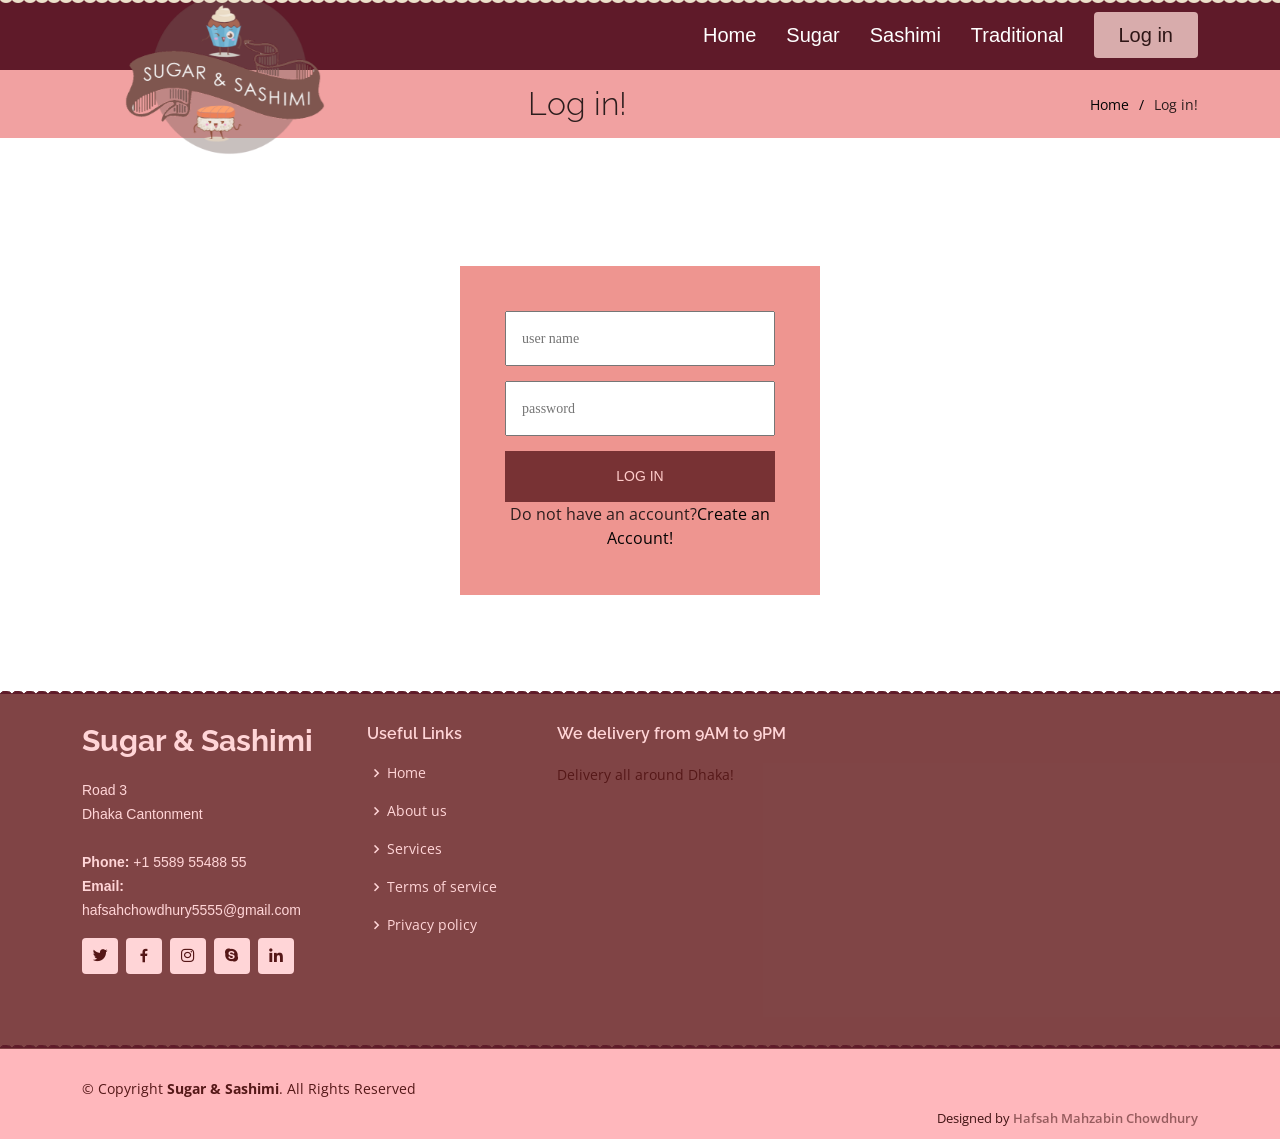
<file: login.html>
<!DOCTYPE html>
<html lang="en">

<head>
  <meta charset="utf-8">
  <meta content="width=device-width, initial-scale=1.0" name="viewport">

  <title>Sugar And Sashimi Log In</title>
  <meta content="" name="description">
  <meta content="" name="keywords">

  <!-- Favicons -->
  <link href="assets/img/SUGAR & SAHIMI (1).png" rel="icon">
  <link href="assets/img/apple-touch-icon.png" rel="apple-touch-icon">

  <!-- Google Fonts -->
  <link href="https://fonts.googleapis.com/css?family=Open+Sans:300,300i,400,400i,600,600i,700,700i|Raleway:300,300i,400,400i,500,500i,600,600i,700,700i|Poppins:300,300i,400,400i,500,500i,600,600i,700,700i" rel="stylesheet">

  <!-- Vendor CSS Files -->
  <link href="assets/vendor/animate.css/animate.min.css" rel="stylesheet">
  <link href="assets/vendor/bootstrap/css/bootstrap.min.css" rel="stylesheet">
  <link href="assets/vendor/bootstrap-icons/bootstrap-icons.css" rel="stylesheet">
  <link href="assets/vendor/boxicons/css/boxicons.min.css" rel="stylesheet">
  <link href="assets/vendor/glightbox/css/glightbox.min.css" rel="stylesheet">
  <link href="assets/vendor/remixicon/remixicon.css" rel="stylesheet">
  <link href="assets/vendor/swiper/swiper-bundle.min.css" rel="stylesheet">

  <!-- Template Main CSS File -->
  <link href="assets/css/style - sugar.css" rel="stylesheet">

  <!-- =======================================================
  * Template Name: Sailor - v4.7.0
  * Template URL: https://bootstrapmade.com/sailor-free-bootstrap-theme/
  * Author: BootstrapMade.com
  * License: https://bootstrapmade.com/license/
  ======================================================== -->
</head>
<body>

    
  <!-- ======= Header ======= -->
  <!-- ======= Header ======= -->
  <header id="header" class="fixed-top d-flex align-items-center">
    
    <div class="container logoxd d-flex align-items-center" style="height: 50px;">
    
      <img class="logo-img" src="assets/img/SUGAR & SAHIMI.png" style="height:200px ;"  alt="Responsive image">
      <h1 class="logo me-auto"></h1>
    
    
      
     <!-- <h1 class="logo me-auto"></h1> -->
      
      <!-- Uncomment below if you prefer to use an image logo -->
      <!-- <a href="index.html" class="logo me-auto"><img src="assets/img/logo.png" alt="" class="img-fluid"></a>-->

      <nav id="navbar" class="navbar">
        <ul>

          <li><a href="index.html" >Home</a></li>
          <!-- <li><a href="index - Sugar.html" ><u>Sugar</u></a></li>-->
          <li><a href="blog.html">Sugar</a></li>
          <li><a href="Sashimi.html">Sashimi</a></li>
          <li><a href="portfolio.html">Traditional</a></li>
          
          
          
         <!--
          <li><a href="pricing.html">Order</a></li>
           <li><a href="blog.html">Blog</a></li>


          <li><a href="contact.html">Contact</a></li> -->
          <li><a href="login.html" class="getstarted">Log in</a></li>
        </ul>
    
        <i class="bi bi-list mobile-nav-toggle"></i>
       
      </nav><!-- .navbar -->
     <!--bgdfjbetjd-->
   
  </div>
  
  <div id="rotatingBannerWrapperBorder"></div>
    
  </header><!-- End Header -->

    <main id="main">
 <!-- ======= Breadcrumbs ======= -->
 <section id="breadcrumbs" class="breadcrumbs">
    <div class="container">

      <div class="d-flex justify-content-between align-items-center">
        <h2>Log in!</h2>
        <ol>
          <li><a href="index.html">Home</a></li>
          <li>Log in!</li>
        </ol>
      </div>
     
    </div>
    
  </section><!-- End Breadcrumbs -->

    <div class="login-page">
        <div class="form">
            <form class="register-form">
                <input type="text" placeholder="UserName"/>
                <input type="text" placeholder="Password"/>
                <input type="text" placeholder="Email-id"/>
                <button type="lg-button" >Create an Account</button>
            <p class="message">Already have an account?<a href="#">Log in</a></p>
            </form>

            <form class="login-form">
                <input type="text" placeholder="user name"/>
                <input type="password" placeholder="password"/>
                <button>
                    LOG IN
                </button>
                <p class="message">Do not have an account?<a href="#">Create an Account!</a></p>
            </form>
        </div>
    </div>
    <script src='https://code.jquery.com/jquery-3.6.0.min.js'></script>
  <script>
      $('.message a').click(function(){
          $('form').animate({height:"toggle",opacity:"toggle"},"slow")
      });
  </script>


  


    </main><!-- End #main -->
    <!-- ======= Footer ======= -->
  <div id="contactInfoBorder"></div>
  <footer id="footer">
   
    <div class="footer-top">
      <div class="container" >
        
        <div class="row">

          <div class="col-lg-3 col-md-6" data-aos="slide-right">
            <div class="footer-info">
              <h3>Sugar & Sashimi</h3>
              <p>
                Road 3 <br>
                Dhaka Cantonment<br><br>
                <strong>Phone:</strong> +1 5589 55488 55<br>
                <strong>Email:</strong> hafsahchowdhury5555@gmail.com<br>
              </p>
              <div class="social-links mt-3">
                <a href="#" class="twitter"><i class="bx bxl-twitter"></i></a>
                <a href="#" class="facebook"><i class="bx bxl-facebook"></i></a>
                <a href="#" class="instagram"><i class="bx bxl-instagram"></i></a>
                <a href="#" class="google-plus"><i class="bx bxl-skype"></i></a>
                <a href="#" class="linkedin"><i class="bx bxl-linkedin"></i></a>
              </div>
            </div>
          </div>
          
          <div class="col-lg-2 col-md-6 footer-links" data-aos="slide-up">
            <h4>Useful Links</h4>
            <ul>
              <li><i class="bx bx-chevron-right"></i> <a href="index.html">Home</a></li>
              <li><i class="bx bx-chevron-right"></i> <a href="#">About us</a></li>
              <li><i class="bx bx-chevron-right"></i> <a href="services.html">Services</a></li>
              <li><i class="bx bx-chevron-right"></i> <a href="#">Terms of service</a></li>
              <li><i class="bx bx-chevron-right"></i> <a href="#">Privacy policy</a></li>
            </ul>
          </div>
          
          <div class="col-lg-3 col-md-6 footer-links" data-aos="zoom-in-up">
            <h4>We delivery from 9AM to 9PM</h4>
            <p>
             Delivery all around Dhaka! 
            
            </p>
            
          </div>

          
          <div class="col-lg-4 col-md-6 footer-newsletter" data-aos="slide-left">
            <iframe src="https://www.google.com/maps/embed?pb=!1m18!1m12!1m3!1d29198.427581236137!2d90.37818587883015!3d23.825587411335363!2m3!1f0!2f0!3f0!3m2!1i1024!2i768!4f13.1!3m3!1m2!1s0x3755c6e9ac1b2dbd%3A0xa98a52dad38edc98!2z4KaV4KeN4Kav4Ka-4Kao4Kaf4Kao4Kau4KeH4Kao4KeN4KafLCDgpqLgpr7gppXgpr4!5e0!3m2!1sbn!2sbd!4v1640568034942!5m2!1sbn!2sbd" width="400" height="300" style="border:0;" allowfullscreen="" loading="lazy"></iframe>

          </div>

        </div>
        
      </div>
     
    </div>
    <div id="contactInfoBorder"></div>
    <div class="container">
      
      <div class="copyright">
        &copy; Copyright <strong><span>Sugar & Sashimi</span></strong>. All Rights Reserved
      </div>
      <div class="credits">
        <!-- All the links in the footer should remain intact. -->
        <!-- You can delete the links only if you purchased the pro version. -->
        <!-- Licensing information: https://bootstrapmade.com/license/ -->
        <!-- Purchase the pro version with working PHP/AJAX contact form: https://bootstrapmade.com/sailor-free-bootstrap-theme/ -->
        Designed by <a href="https://www.instagram.com/sugar_blooom/">Hafsah Mahzabin Chowdhury</a>
      </div>
    </div>
    <script type="text/javascript">
      window.addEventListener('scroll',reveal);
  
      function reveal()
      {
        var reveals=document.querySelectorAll('.reveal');
        for(var i=0;i<reveals.length;i++)
        {
          var windowheight= window.innerHeight;
          var revealtop=reveals[i].getBoundingClientRect().top;
          var revealpoint=150;
         
          if(revealtop<windowheight-revealpoint){
            reveals[i].classList.add('active');
          }
          else{
            reveals[i].classList.remove('active');
          }

        }
      }
    </script>
  </footer><!-- End Footer -->

<a href="#" class="back-to-top d-flex align-items-center justify-content-center"><i class="bi bi-arrow-up-short"></i></a>

<!-- Vendor JS Files -->
<script src="assets/vendor/bootstrap/js/bootstrap.bundle.min.js"></script>
<script src="assets/vendor/glightbox/js/glightbox.min.js"></script>
<script src="assets/vendor/isotope-layout/isotope.pkgd.min.js"></script>
<script src="assets/vendor/swiper/swiper-bundle.min.js"></script>
<script src="assets/vendor/waypoints/noframework.waypoints.js"></script>
<script src="assets/vendor/php-email-form/validate.js"></script>

<!-- Template Main JS File -->
<script src="assets/js/main.js"></script>

</body>

</html>
</file>
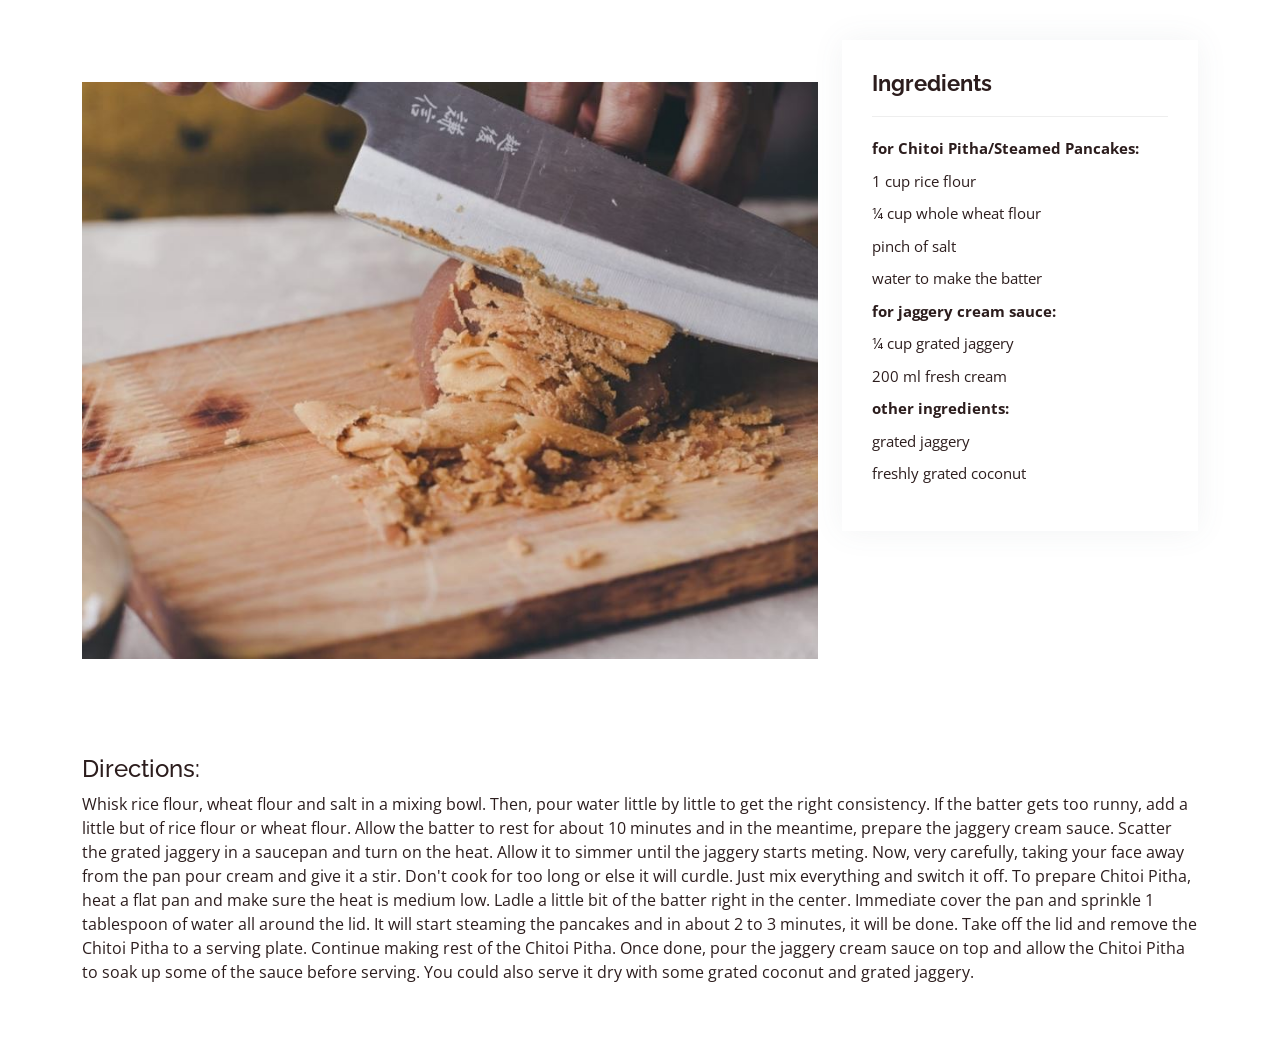
<file: portfolio-details-chitoi.html>
<!DOCTYPE html>
<html lang="en">

<head>
  <meta charset="utf-8">
  <meta content="width=device-width, initial-scale=1.0" name="viewport">

  <title>Portfolio Details - Sailor Bootstrap Template</title>
  <meta content="" name="description">
  <meta content="" name="keywords">

  <!-- Favicons -->
  <link href="assets/img/favicon.png" rel="icon">
  <link href="assets/img/apple-touch-icon.png" rel="apple-touch-icon">

  <!-- Google Fonts -->
  <link href="https://fonts.googleapis.com/css?family=Open+Sans:300,300i,400,400i,600,600i,700,700i|Raleway:300,300i,400,400i,500,500i,600,600i,700,700i|Poppins:300,300i,400,400i,500,500i,600,600i,700,700i" rel="stylesheet">

  <!-- Vendor CSS Files -->
  <link href="assets/vendor/animate.css/animate.min.css" rel="stylesheet">
  <link href="assets/vendor/bootstrap/css/bootstrap.min.css" rel="stylesheet">
  <link href="assets/vendor/bootstrap-icons/bootstrap-icons.css" rel="stylesheet">
  <link href="assets/vendor/boxicons/css/boxicons.min.css" rel="stylesheet">
  <link href="assets/vendor/glightbox/css/glightbox.min.css" rel="stylesheet">
  <link href="assets/vendor/remixicon/remixicon.css" rel="stylesheet">
  <link href="assets/vendor/swiper/swiper-bundle.min.css" rel="stylesheet">

  <!-- Template Main CSS File -->
  <link href="assets/css/style - sugar.css" rel="stylesheet">

  <!-- =======================================================
  * Template Name: Sailor - v4.7.0
  * Template URL: https://bootstrapmade.com/sailor-free-bootstrap-theme/
  * Author: BootstrapMade.com
  * License: https://bootstrapmade.com/license/
  ======================================================== -->
</head>

<body>

  <main id="main">

    <!-- ======= Portfolio Details Section ======= -->
    <section id="portfolio-details" class="portfolio-details">
      <div class="container">

        <div class="row gy-4">

          <div class="col-lg-8">
            <div class="portfolio-details-slider swiper">
              <div class="swiper-wrapper align-items-center">

                <div class="swiper-slide">
                    <img src="assets/img/portfolio/chitoipitha_1.jpg" alt="">
                  </div>
                  <div class="swiper-slide">
                    <img src="assets/img/portfolio/chitoipitha_2.jpg" alt="">
                  </div>
                <div class="swiper-slide">
                  <img src="assets/img/portfolio/chitoipitha1.jpg" alt="">
                </div>

                <div class="swiper-slide">
                  <img src="assets/img/portfolio/chitoipitha2.jpg" alt="">
                </div>

                

              </div>
            <!--  <div class="swiper-pagination"></div>-->
            </div>
          </div>

          <div class="col-lg-4">
            <div class="portfolio-info">
              <h3>Ingredients</h3>
              <ul>
               <li> <b>for Chitoi Pitha/Steamed Pancakes: </b></li>
               <li>1 cup rice flour</li>
               <li>¼ cup whole wheat flour</li>
               <li>pinch of salt</li>
               <li>water to make the batter</li>
               <li><b>for jaggery cream sauce: </b></li>
               <li>¼ cup grated jaggery</li>
               <li>200 ml fresh cream</li>
               <li><b>other ingredients:</b></li>
               <li>grated jaggery</li>
               <li>freshly grated coconut</li>
                
              </ul>

            </div>
           
          </div>
            <div class="portfolio-description">
                <h4>Directions:</h4>
                <p>
                   Whisk rice flour, wheat flour and salt in a mixing bowl. Then, pour water little by little to get the right consistency. If the batter gets too runny, add a little but of rice flour or wheat flour. Allow the batter to rest for about 10 minutes and in the meantime, prepare the jaggery cream sauce.
                   Scatter the grated jaggery in a saucepan and turn on the heat. Allow it to simmer until the jaggery starts meting. Now, very carefully, taking your face away from the pan pour cream and give it a stir. Don't cook for too long or else it will curdle. Just mix everything and switch it off.
                   To prepare Chitoi Pitha, heat a flat pan and make sure the heat is medium low. Ladle a little bit of the batter right in the center. Immediate cover the pan and sprinkle 1 tablespoon of water all around the lid. It will start steaming the pancakes and in about 2 to 3 minutes, it will be done. Take off the lid and remove the Chitoi Pitha to a serving plate. Continue making rest of the Chitoi Pitha.
                   Once done, pour the jaggery cream sauce on top and allow the Chitoi Pitha to soak up some of the sauce before serving. You could also serve it dry with some grated coconut and grated jaggery.
                </p>
            </div>
          

        </div>

      </div>
    </section><!-- End Portfolio Details Section -->

  </main><!-- End #main -->

  <a href="#" class="back-to-top d-flex align-items-center justify-content-center"><i class="bi bi-arrow-up-short"></i></a>

  <!-- Vendor JS Files -->
  <script src="assets/vendor/bootstrap/js/bootstrap.bundle.min.js"></script>
  <script src="assets/vendor/glightbox/js/glightbox.min.js"></script>
  <script src="assets/vendor/isotope-layout/isotope.pkgd.min.js"></script>
  <script src="assets/vendor/swiper/swiper-bundle.min.js"></script>
  <script src="assets/vendor/waypoints/noframework.waypoints.js"></script>
  <script src="assets/vendor/php-email-form/validate.js"></script>

  <!-- Template Main JS File -->
  <script src="assets/js/main.js"></script>

</body>

</html>
</file>
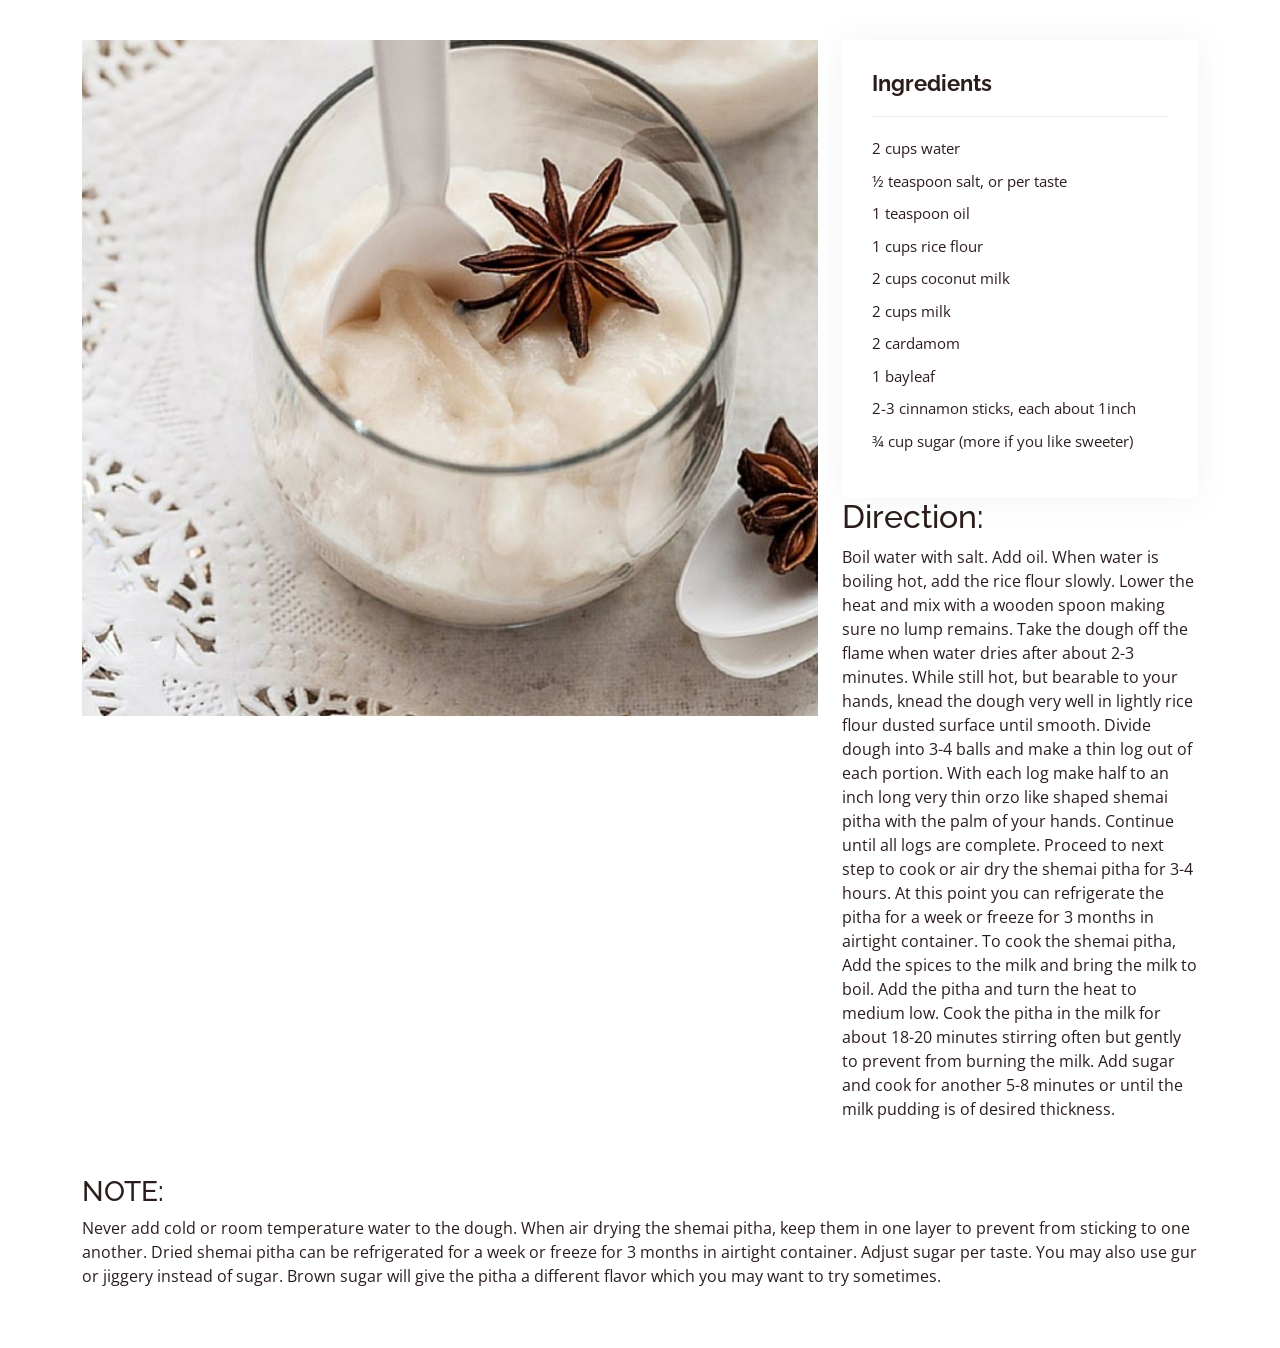
<file: portfolio-details-haatekatashemai.html>
<!DOCTYPE html>
<html lang="en">

<head>
  <meta charset="utf-8">
  <meta content="width=device-width, initial-scale=1.0" name="viewport">

  <title>Portfolio Details - Sailor Bootstrap Template</title>
  <meta content="" name="description">
  <meta content="" name="keywords">

  <!-- Favicons -->
  <link href="assets/img/favicon.png" rel="icon">
  <link href="assets/img/apple-touch-icon.png" rel="apple-touch-icon">

  <!-- Google Fonts -->
  <link href="https://fonts.googleapis.com/css?family=Open+Sans:300,300i,400,400i,600,600i,700,700i|Raleway:300,300i,400,400i,500,500i,600,600i,700,700i|Poppins:300,300i,400,400i,500,500i,600,600i,700,700i" rel="stylesheet">

  <!-- Vendor CSS Files -->
  <link href="assets/vendor/animate.css/animate.min.css" rel="stylesheet">
  <link href="assets/vendor/bootstrap/css/bootstrap.min.css" rel="stylesheet">
  <link href="assets/vendor/bootstrap-icons/bootstrap-icons.css" rel="stylesheet">
  <link href="assets/vendor/boxicons/css/boxicons.min.css" rel="stylesheet">
  <link href="assets/vendor/glightbox/css/glightbox.min.css" rel="stylesheet">
  <link href="assets/vendor/remixicon/remixicon.css" rel="stylesheet">
  <link href="assets/vendor/swiper/swiper-bundle.min.css" rel="stylesheet">

  <!-- Template Main CSS File -->
  <link href="assets/css/style - sugar.css" rel="stylesheet">

  <!-- =======================================================
  * Template Name: Sailor - v4.7.0
  * Template URL: https://bootstrapmade.com/sailor-free-bootstrap-theme/
  * Author: BootstrapMade.com
  * License: https://bootstrapmade.com/license/
  ======================================================== -->
</head>

<body>

  <main id="main">

    <!-- ======= Portfolio Details Section ======= -->
    <section id="portfolio-details" class="portfolio-details">
      <div class="container">

        <div class="row gy-4">

          <div class="col-lg-8">
            <div class="portfolio-details-slider swiper">
              <div class="swiper-wrapper align-items-center">

                <div class="swiper-slide">
                  <img src="assets/img/portfolio/sheue1.JPG" alt="">
                </div>

                <div class="swiper-slide">
                  <img src="assets/img/portfolio/sheue2.JPG" alt="">
                </div>

                
              </div>
            <!--  <div class="swiper-pagination"></div>-->
            </div>
          </div>

          <div class="col-lg-4">
            <div class="portfolio-info">
              <h3>Ingredients</h3>
              <ul>
              <li> 2 cups water</li> 
              <li>½ teaspoon salt, or per taste</li> 
              <li>1 teaspoon oil</li> 
              <li>1 cups rice flour</li> 
              <li>2 cups coconut milk</li> 
              <li>2 cups milk</li> 
              <li>2 cardamom</li> 
              <li>1 bayleaf</li> 
              <li>2-3 cinnamon sticks, each about 1inch</li> 
              <li>¾ cup sugar (more if you like sweeter)</li> 
              </ul>
            </div>
            <h2>Direction:</h2>
             <p>
                Boil water with salt. Add oil.
                When water is boiling hot, add the rice flour slowly. Lower the heat and mix with a wooden spoon making sure no lump remains.
                Take the dough off the flame when water dries after about 2-3 minutes.
                While still hot, but bearable to your hands, knead the dough very well in lightly rice flour dusted surface until smooth.
                Divide dough into 3-4 balls and make a thin log out of each portion. With each log make half to an inch long very thin orzo like shaped shemai pitha with the palm of your hands. Continue until all logs are complete. Proceed to next step to cook or air dry the shemai pitha for 3-4 hours. At this point you can refrigerate the pitha for a week or freeze for 3 months in airtight container.
                To cook the shemai pitha, Add the spices to the milk and bring the milk to boil. Add the pitha and turn the heat to medium low.
                Cook the pitha in the milk for about 18-20 minutes stirring often but gently to prevent from burning the milk.
                Add sugar and cook for another 5-8 minutes or until the milk pudding is of desired thickness.
             </p>
          </div>
            <div class="portfolio-description">
              <h3>NOTE:</h3>
              <p>
                Never add cold or room temperature water to the dough.
                When air drying the shemai pitha, keep them in one layer to prevent from sticking to one another.
                Dried shemai pitha can be refrigerated for a week or freeze for 3 months in airtight container.
                Adjust sugar per taste. You may also use gur or jiggery instead of sugar. Brown sugar will give the pitha a different flavor which you may want to try sometimes.
              </p>
            </div>
          

        </div>

      </div>
    </section><!-- End Portfolio Details Section -->

  </main><!-- End #main -->

  <a href="#" class="back-to-top d-flex align-items-center justify-content-center"><i class="bi bi-arrow-up-short"></i></a>

  <!-- Vendor JS Files -->
  <script src="assets/vendor/bootstrap/js/bootstrap.bundle.min.js"></script>
  <script src="assets/vendor/glightbox/js/glightbox.min.js"></script>
  <script src="assets/vendor/isotope-layout/isotope.pkgd.min.js"></script>
  <script src="assets/vendor/swiper/swiper-bundle.min.js"></script>
  <script src="assets/vendor/waypoints/noframework.waypoints.js"></script>
  <script src="assets/vendor/php-email-form/validate.js"></script>

  <!-- Template Main JS File -->
  <script src="assets/js/main.js"></script>

</body>

</html>
</file>
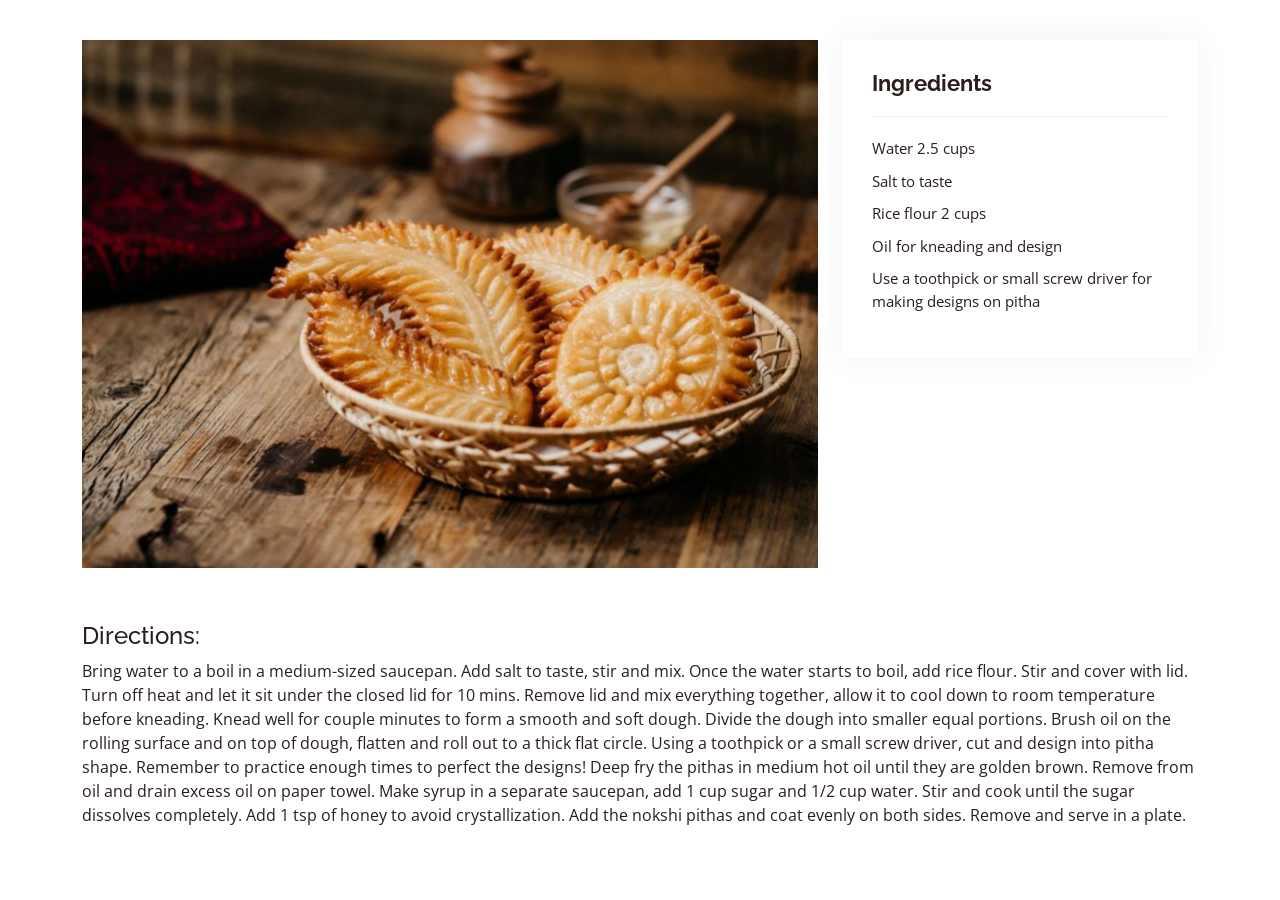
<file: portfolio-details-nokshipitha.html>
<!DOCTYPE html>
<html lang="en">

<head>
  <meta charset="utf-8">
  <meta content="width=device-width, initial-scale=1.0" name="viewport">

  <title>Portfolio Details - Sailor Bootstrap Template</title>
  <meta content="" name="description">
  <meta content="" name="keywords">

  <!-- Favicons -->
  <link href="assets/img/favicon.png" rel="icon">
  <link href="assets/img/apple-touch-icon.png" rel="apple-touch-icon">

  <!-- Google Fonts -->
  <link href="https://fonts.googleapis.com/css?family=Open+Sans:300,300i,400,400i,600,600i,700,700i|Raleway:300,300i,400,400i,500,500i,600,600i,700,700i|Poppins:300,300i,400,400i,500,500i,600,600i,700,700i" rel="stylesheet">

  <!-- Vendor CSS Files -->
  <link href="assets/vendor/animate.css/animate.min.css" rel="stylesheet">
  <link href="assets/vendor/bootstrap/css/bootstrap.min.css" rel="stylesheet">
  <link href="assets/vendor/bootstrap-icons/bootstrap-icons.css" rel="stylesheet">
  <link href="assets/vendor/boxicons/css/boxicons.min.css" rel="stylesheet">
  <link href="assets/vendor/glightbox/css/glightbox.min.css" rel="stylesheet">
  <link href="assets/vendor/remixicon/remixicon.css" rel="stylesheet">
  <link href="assets/vendor/swiper/swiper-bundle.min.css" rel="stylesheet">

  <!-- Template Main CSS File -->
  <link href="assets/css/style - sugar.css" rel="stylesheet">

  <!-- =======================================================
  * Template Name: Sailor - v4.7.0
  * Template URL: https://bootstrapmade.com/sailor-free-bootstrap-theme/
  * Author: BootstrapMade.com
  * License: https://bootstrapmade.com/license/
  ======================================================== -->
</head>

<body>

  <main id="main">

    <!-- ======= Portfolio Details Section ======= -->
    <section id="portfolio-details" class="portfolio-details">
      <div class="container">

        <div class="row gy-4">

          <div class="col-lg-8">
            <div class="portfolio-details-slider swiper">
              <div class="swiper-wrapper align-items-center">

                <div class="swiper-slide">
                    <img src="assets/img/portfolio/nokshipitha1.JPG" alt="">
                  </div>
                  
                

              </div>
            <!--  <div class="swiper-pagination"></div>-->
            </div>
          </div>

          <div class="col-lg-4">
            <div class="portfolio-info">
              <h3>Ingredients</h3>
              <ul>
                
                <li> Water 2.5 cups</li>
                
                 
                
                <li>Salt to taste</li>
                
                <li>Rice flour 2 cups</li>
                
                <li>Oil for kneading and design</li>
          
                <li> Use a toothpick or small screw driver for making designs on pitha</li>
                
              </ul>

            </div>
           
          </div>
            <div class="portfolio-description">
                <h4>Directions:</h4>
                <p>
                    Bring water to a boil in a medium-sized saucepan. Add salt to taste, stir and mix.  

                    Once the water starts to boil, add rice flour. Stir and cover with lid.   
                    
                    Turn off heat and let it sit under the closed lid for 10 mins.   
                    
                    Remove lid and mix everything together, allow it to cool down to room temperature before kneading.  
                    
                    Knead well for couple minutes to form a smooth and soft dough. Divide the dough into smaller equal portions.  
                    
                    Brush oil on the rolling surface and on top of dough, flatten and roll out to a thick flat circle.   
                    
                    Using a toothpick or a small screw driver, cut and design into pitha shape. Remember to practice enough times to perfect the designs!  
                    
                    Deep fry the pithas in medium hot oil until they are golden brown. Remove from oil and drain excess oil on paper towel.  
                    
                    Make syrup in a separate saucepan, add 1 cup sugar and 1/2 cup water. Stir and cook until the sugar dissolves completely. Add 1 tsp of honey to avoid crystallization.  
                    
                    Add the nokshi pithas and coat evenly on both sides.   
                    
                    Remove and serve in a plate. 
                </p>
            </div>
          

        </div>

      </div>
    </section><!-- End Portfolio Details Section -->

  </main><!-- End #main -->

  <a href="#" class="back-to-top d-flex align-items-center justify-content-center"><i class="bi bi-arrow-up-short"></i></a>

  <!-- Vendor JS Files -->
  <script src="assets/vendor/bootstrap/js/bootstrap.bundle.min.js"></script>
  <script src="assets/vendor/glightbox/js/glightbox.min.js"></script>
  <script src="assets/vendor/isotope-layout/isotope.pkgd.min.js"></script>
  <script src="assets/vendor/swiper/swiper-bundle.min.js"></script>
  <script src="assets/vendor/waypoints/noframework.waypoints.js"></script>
  <script src="assets/vendor/php-email-form/validate.js"></script>

  <!-- Template Main JS File -->
  <script src="assets/js/main.js"></script>

</body>

</html>
</file>
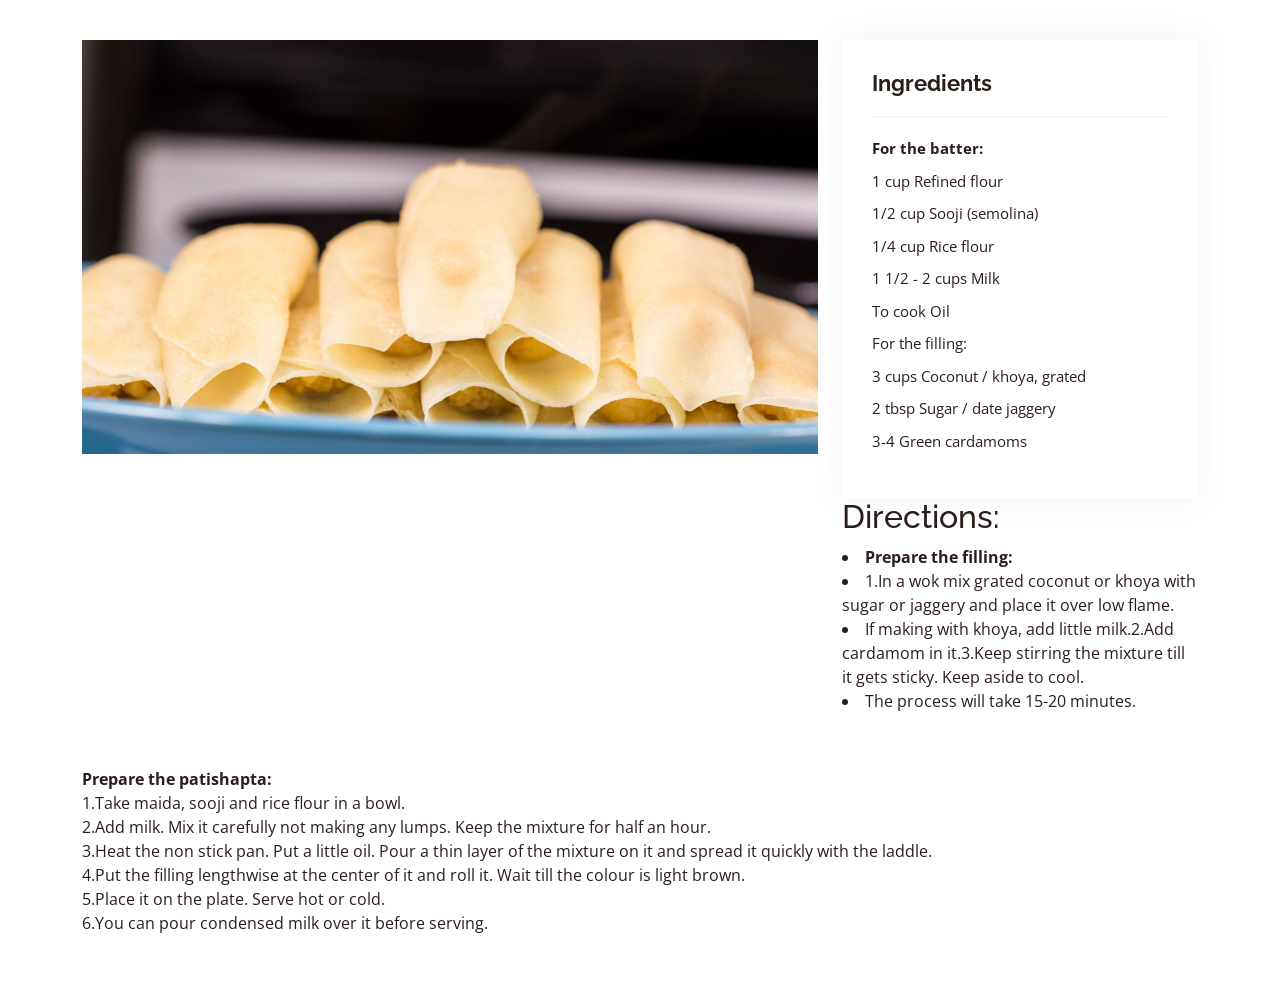
<file: portfolio-details-patishapta.html>
<!DOCTYPE html>
<html lang="en">

<head>
  <meta charset="utf-8">
  <meta content="width=device-width, initial-scale=1.0" name="viewport">

  <title>Portfolio Details - Sailor Bootstrap Template</title>
  <meta content="" name="description">
  <meta content="" name="keywords">

  <!-- Favicons -->
  <link href="assets/img/favicon.png" rel="icon">
  <link href="assets/img/apple-touch-icon.png" rel="apple-touch-icon">

  <!-- Google Fonts -->
  <link href="https://fonts.googleapis.com/css?family=Open+Sans:300,300i,400,400i,600,600i,700,700i|Raleway:300,300i,400,400i,500,500i,600,600i,700,700i|Poppins:300,300i,400,400i,500,500i,600,600i,700,700i" rel="stylesheet">

  <!-- Vendor CSS Files -->
  <link href="assets/vendor/animate.css/animate.min.css" rel="stylesheet">
  <link href="assets/vendor/bootstrap/css/bootstrap.min.css" rel="stylesheet">
  <link href="assets/vendor/bootstrap-icons/bootstrap-icons.css" rel="stylesheet">
  <link href="assets/vendor/boxicons/css/boxicons.min.css" rel="stylesheet">
  <link href="assets/vendor/glightbox/css/glightbox.min.css" rel="stylesheet">
  <link href="assets/vendor/remixicon/remixicon.css" rel="stylesheet">
  <link href="assets/vendor/swiper/swiper-bundle.min.css" rel="stylesheet">

  <!-- Template Main CSS File -->
  <link href="assets/css/style - sugar.css" rel="stylesheet">

  <!-- =======================================================
  * Template Name: Sailor - v4.7.0
  * Template URL: https://bootstrapmade.com/sailor-free-bootstrap-theme/
  * Author: BootstrapMade.com
  * License: https://bootstrapmade.com/license/
  ======================================================== -->
</head>

<body>

  <main id="main">

    <!-- ======= Portfolio Details Section ======= -->
    <section id="portfolio-details" class="portfolio-details">
      <div class="container">

        <div class="row gy-4">

          <div class="col-lg-8">
            <div class="portfolio-details-slider swiper">
              <div class="swiper-wrapper align-items-center">

                <div class="swiper-slide">
                  <img src="assets/img/portfolio/patishapta1.jpg" alt="">
                </div>

                <div class="swiper-slide">
                  <img src="assets/img/portfolio/patishapta2.jpg" alt="">
                </div>

                
              </div>
            <!--  <div class="swiper-pagination"></div>-->
            </div>
          </div>

          <div class="col-lg-4">
            <div class="portfolio-info">
              <h3>Ingredients</h3>
              <ul>
                <li><b>For the batter:</b></li>
                <li> 1 cup Refined flour </li>
                <li>1/2 cup Sooji (semolina)</li>
                <li>1/4 cup Rice flour</li>
                <li>1 1/2 - 2 cups Milk</li>
                <li>  To cook Oil</li>
                <li>  For the filling:</b></li>
                <li>  3 cups Coconut / khoya, grated</li>
                <li>  2 tbsp Sugar / date jaggery</li>
                <li> 3-4 Green cardamoms</li>
                
              </ul>
            </div>
            <h2>Directions:</h2>
             <p>
               <li><b> Prepare the filling:</b></li>
               <li> 1.In a wok mix grated coconut or khoya with sugar or jaggery and place it over low flame.</li>
               <li>  If making with khoya, add little milk.2.Add cardamom in it.3.Keep stirring the mixture till it gets sticky. Keep aside to cool.</li>
                <li>    The process will take 15-20 minutes.</li>
             </p>
          </div>
            <div class="portfolio-description">
              <p>
               <b> Prepare the patishapta:</b><br>
               1.Take maida, sooji and rice flour in a bowl.<br>
               2.Add milk. Mix it carefully not making any lumps. Keep the mixture for half an hour.<br>
               3.Heat the non stick pan. Put a little oil. Pour a thin layer of the mixture on it and spread it quickly with the laddle.<br>
               4.Put the filling lengthwise at the center of it and roll it. Wait till the colour is light brown.<br>
               5.Place it on the plate. Serve hot or cold.<br>
               6.You can pour condensed milk over it before serving.<br>
              </p>
            </div>
          

        </div>

      </div>
    </section><!-- End Portfolio Details Section -->

  </main><!-- End #main -->

  <a href="#" class="back-to-top d-flex align-items-center justify-content-center"><i class="bi bi-arrow-up-short"></i></a>

  <!-- Vendor JS Files -->
  <script src="assets/vendor/bootstrap/js/bootstrap.bundle.min.js"></script>
  <script src="assets/vendor/glightbox/js/glightbox.min.js"></script>
  <script src="assets/vendor/isotope-layout/isotope.pkgd.min.js"></script>
  <script src="assets/vendor/swiper/swiper-bundle.min.js"></script>
  <script src="assets/vendor/waypoints/noframework.waypoints.js"></script>
  <script src="assets/vendor/php-email-form/validate.js"></script>

  <!-- Template Main JS File -->
  <script src="assets/js/main.js"></script>

</body>

</html>
</file>
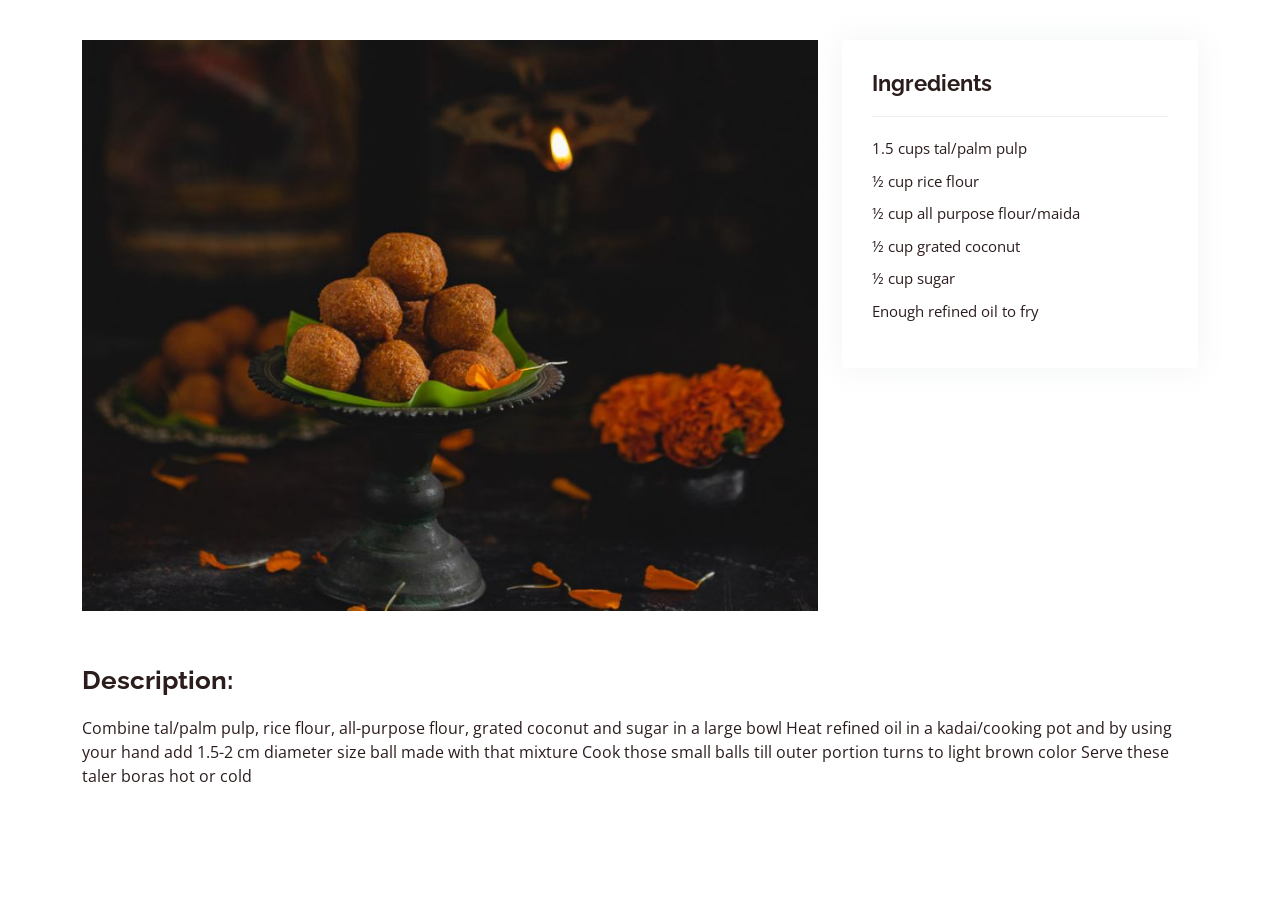
<file: portfolio-details-taalerpitha.html>
<!DOCTYPE html>
<html lang="en">

<head>
  <meta charset="utf-8">
  <meta content="width=device-width, initial-scale=1.0" name="viewport">

  <title>Portfolio Details - Sailor Bootstrap Template</title>
  <meta content="" name="description">
  <meta content="" name="keywords">

  <!-- Favicons -->
  <link href="assets/img/favicon.png" rel="icon">
  <link href="assets/img/apple-touch-icon.png" rel="apple-touch-icon">

  <!-- Google Fonts -->
  <link href="https://fonts.googleapis.com/css?family=Open+Sans:300,300i,400,400i,600,600i,700,700i|Raleway:300,300i,400,400i,500,500i,600,600i,700,700i|Poppins:300,300i,400,400i,500,500i,600,600i,700,700i" rel="stylesheet">

  <!-- Vendor CSS Files -->
  <link href="assets/vendor/animate.css/animate.min.css" rel="stylesheet">
  <link href="assets/vendor/bootstrap/css/bootstrap.min.css" rel="stylesheet">
  <link href="assets/vendor/bootstrap-icons/bootstrap-icons.css" rel="stylesheet">
  <link href="assets/vendor/boxicons/css/boxicons.min.css" rel="stylesheet">
  <link href="assets/vendor/glightbox/css/glightbox.min.css" rel="stylesheet">
  <link href="assets/vendor/remixicon/remixicon.css" rel="stylesheet">
  <link href="assets/vendor/swiper/swiper-bundle.min.css" rel="stylesheet">

  <!-- Template Main CSS File -->
  <link href="assets/css/style - sugar.css" rel="stylesheet">

  <!-- =======================================================
  * Template Name: Sailor - v4.7.0
  * Template URL: https://bootstrapmade.com/sailor-free-bootstrap-theme/
  * Author: BootstrapMade.com
  * License: https://bootstrapmade.com/license/
  ======================================================== -->
</head>

<body>

  <main id="main">

    <!-- ======= Portfolio Details Section ======= -->
    <section id="portfolio-details" class="portfolio-details">
      <div class="container">

        <div class="row gy-4">

          <div class="col-lg-8">
            <div class="portfolio-details-slider swiper">
              <div class="swiper-wrapper align-items-center">

                <div class="swiper-slide">
                  <img src="assets/img/portfolio/talerbora.jpg" alt="">
                </div>

                <div class="swiper-slide">
                  <img src="assets/img/portfolio/talerbora2.jpg" alt="">
                </div>

              </div>
            <!--  <div class="swiper-pagination"></div>-->
            </div>
          </div>

          <div class="col-lg-4">
            <div class="portfolio-info">
              <h3>Ingredients</h3>
              <ul>
                <li>1.5 cups tal/palm pulp</li>
                <li>½ cup rice flour</li>
                <li>½ cup all purpose flour/maida</li>
                <li>½ cup grated coconut</li>
                <li>½ cup sugar</li>
                <li>Enough refined oil to fry</li>
                
              </ul>
            </div>
          </div>
            <div class="portfolio-description">
              <h2>Description:</h2>
             <p>
                Combine tal/palm pulp, rice flour, all-purpose flour, grated coconut and sugar in a large bowl
                Heat refined oil in a kadai/cooking pot and by using your hand add 1.5-2 cm diameter size ball made with that mixture
                Cook those small balls till outer portion turns to light brown color
                Serve these taler boras hot or cold
             </p>
            </div>
          

        </div>

      </div>
    </section><!-- End Portfolio Details Section -->

  </main><!-- End #main -->

  <a href="#" class="back-to-top d-flex align-items-center justify-content-center"><i class="bi bi-arrow-up-short"></i></a>

  <!-- Vendor JS Files -->
  <script src="assets/vendor/bootstrap/js/bootstrap.bundle.min.js"></script>
  <script src="assets/vendor/glightbox/js/glightbox.min.js"></script>
  <script src="assets/vendor/isotope-layout/isotope.pkgd.min.js"></script>
  <script src="assets/vendor/swiper/swiper-bundle.min.js"></script>
  <script src="assets/vendor/waypoints/noframework.waypoints.js"></script>
  <script src="assets/vendor/php-email-form/validate.js"></script>

  <!-- Template Main JS File -->
  <script src="assets/js/main.js"></script>

</body>

</html>
</file>
<file: assets/css/style - sugar.css>
/**
* Template Name: Sailor - v4.7.0
* Template URL: https://bootstrapmade.com/sailor-free-bootstrap-theme/
* Author: BootstrapMade.com
* License: https://bootstrapmade.com/license/
*/

/*--------------------------------------------------------------
# General
--------------------------------------------------------------*/
body {
  font-family: "Open Sans", sans-serif;
  color: #2c1d1d;
 
}
.loader{
  width: 86px;
  height: 94px;
  margin: 10em auto;
  position: relative;

}

.loader div{
  width: 18px;
  height: 18px;
  margin: 0 10px 0 0;
  border-radius: 50px;
  transform-origin: 50% 0;
  animation: bounce 1s linear infinite;

}

.loader div:last-child{
  margin: 0;
}

.loader div:nth-child(1)
{
  background: #52100d;
}

.loader div:nth-child(2)
{
  background: #b9423c;
  animation-delay: 0.1s ;
}
.loader div:nth-child(3)
{
  background: #f5756e;
  animation-delay: 0.1s ;
}

@keyframes bounce{
  0%, 100%{
    transform: translateY(0) scale(1,1);
    animation-timing-function: ease-in;
  }
  45%{
    transform: translateY(80px) scale(1,1);
    animation-timing-function: linear;
  }
  50%{
    transform: translateY(80px) scale(1.5,0.5);
    animation-timing-function: linear;
  }
  55%{
    transform: translateY(0px) scale(1,1);
    animation-timing-function: ease-out;
  }


}


a {
  text-decoration:none;
  text-shadow: white;
  
  color: #050404;
}

a:hover {
  color: #e24d55;
  text-decoration: none;
}

h1, h2, h3, h4, h5, h6 {
  font-family: "Raleway", sans-serif;
}


 .login-page{
  width:360px;
  padding:10% 0 0;
  margin:auto;
}
 .form{
  position: relative;
  z-index: 1;
  background: rgb(238, 149, 144);
max-width: 360px;
margin:0 auto 100px;
padding: 45px;
text-align: center;
}
.form input{
  font-family: 'Times New Roman', Times, serif;
  outline: 1;
  background-image: #ffa2a2;
  width: 100%;
  margin:0 0 15px;
  padding: 15px;
  box-sizing: border box;
  font-size: 14px;
  

}
.form button{
  font-family: 'Lucida Sans', 'Lucida Sans Regular', 'Lucida Grande', 'Lucida Sans Unicode', Geneva, Verdana, sans-serif;
  text-transform: uppercase;
  outline: 0;
  width: 100%;
  border: 0;
  padding: 15px;
  font-size: 14px;
  cursor: pointer;
  background-color:#490c10b6 ;
  color:rgb(255, 204, 202) ;
}
.form button:hover, .form button:active{
  background: #5f2629;
}
.form.message{
  margin:15px 0 0;
  font-size:12px;
  
}

.form .register-form{
  display:none;
}

/*--------------------------------------------------------------
# Back to top button
--------------------------------------------------------------*/
.back-to-top {
  position: fixed;
  visibility: hidden;
  opacity: 0;
  right: 15px;
  bottom: 15px;
  z-index: 996;
  background: #b93f45;
  width: 40px;
  height: 40px;
  border-radius: 4px;
  transition: all 0.4s;
}
.back-to-top i {
  font-size: 28px;
  color: #fff;
  line-height: 0;
}
.back-to-top:hover {
  background: #410508;
  color: rgb(238, 148, 148);
}
.back-to-top.active {
  visibility: visible;
  opacity: 1;
}


/*--------------------------------------------------------------
# Header
--------------------------------------------------------------*/
#header {
 background: rgb(95, 26, 41);
  transition: all 0.5s;
  z-index: 997;
  padding: 10px 0;
}
#header .notind{
  background: rgb(255, 191, 191);
  transition: all 0.5s;
  z-index: 997;
  padding: 20px 0;
}
#header.header-scrolled {
  box-shadow: 0px 2px 15px rgba(0, 0, 0, 0.1);

  background: rgba(97, 9, 9, 0.6);

}
#header.header-inner-pages {
  box-shadow: 0px 2px 15px rgba(0, 0, 0, 0.1);
}
#header .logo {
  font-size: 28px;
  margin: 0;
  
  padding: 0;
  line-height: 1;
  font-weight: 700;
  text-transform: uppercase;
}
#header .logo a {
  color: #556270;
}
#header .logo img {
  max-height: 40px;
  size: 50px;
  left: 50%;
  position: absolute;
  width: 200px;
}

.logoxd{
  position: relative;
}
.logo-img{

 position: absolute;
 top: -40px; 
 
}
#rotatingBannerWrapperBorder {
  position: absolute;
  left: 0px;
  top: 0px;
  background: url(../img/slide/header/header_ripple.png) repeat-x;
  width: 100%;
  height: 3px;
  z-index: 900;
}
/*--------------------------------------------------------------
# Navigation
 Menu
--------------------------------------------------------------*/
/**
* Desktop Navigation 
*/
.content{
  margin-top: 100px;
}

.navbar{
  padding:0;
}
.navbar ul {
  margin: 0;
  padding: 0;
  padding-left: 0px;
  display: flex;
  list-style: none;
 align-items: center;
  /*justify-content: center;*/
}
.navbar li {
  position: relative;
  /*justify-content: center;*/
}


.navbar .indexx, .navbar a, .navbar a:focus {
  display: flex;
  align-items: center;
  justify-content: center;
  justify-content: space-between;
  padding: 10px 0 10px 30px;
  font-family:'Lucida Sans', 'Lucida Sans Regular', 'Lucida Grande', 'Lucida Sans Unicode', Geneva, Verdana, sans-serif;
  
  font-size: 20px;
  font-weight: 500;
  
  color: #ffffff;
  text-shadow: rgb(110, 83, 83);
  white-space: nowrap;
  transition: 0.3s;
  
}
.navbar a i, .navbar a:focus i {
  font-size: 25px;
  line-height: 5;
  margin-left: 5px;
}
.navbar a:hover, .navbar .active, .navbar .active:focus, .navbar li:hover > a { /* thiss */
  color: #ee8f8f;
  font-style: italic bold ;
}
.navbar .getstarted, .navbar .getstarted:focus {
  background: #d8acac;
  padding: 8px 25px;
  margin-left: 30px;
  border-radius: 4px;
  font-weight: 400;
  color: rgb(46, 22, 22);
}
.navbar .getstarted:hover, .navbar .getstarted:focus:hover {
  color: #fff;
  background: #faf6f6;
}
.navbar .dropdown ul {
  display: block;
  position: absolute;
  left: 14px;
 /* top: calc(50% + 30px);*/
  margin: 0;
  padding: 0px 0;
  z-index: 99;
  opacity: 0;
  visibility: hidden;
  background: rgb(63, 21, 21);
  box-shadow: 0px 0px 30px rgba(127, 137, 161, 0.25);
  transition: 0.3s;
}
.navbar .dropdown ul li {
  min-width: 150px;
}
.navbar .dropdown ul a {
  padding: 10px 20px;
  font-size: 15px;
  text-transform: none;
  font-weight: 400;
}
.navbar .dropdown ul a i {
  font-size: 12px;
}
.navbar .dropdown ul a:hover, .navbar .dropdown ul .active:hover, .navbar .dropdown ul li:hover > a {
  color: #ffffff;
}
.navbar .dropdown:hover > ul {
  opacity: 1;
  top: 100%;
  visibility: visible;
}
.navbar .dropdown .dropdown ul {
  top: 0;
  left: calc(100% - 30px);
  visibility: hidden;
}
.navbar .dropdown .dropdown:hover > ul {
  opacity: 1;
  top: 0;
  left: 100%;
  visibility: visible;
}
@media (max-width: 1366px) {
  .navbar .dropdown .dropdown ul {
    left: -90%;
  }
  .navbar .dropdown .dropdown:hover > ul {
    left: -100%;
  }
}
/*services navbar 
....
.....................
*/
.navbar_services {
  padding: 0;
}
.navbar_services ul {
  margin: 0;
  padding: 0;
  padding-left: 90px;
  display: flex;
  list-style: none;
 align-items: center;
  justify-content: center;
}
.navbar_services li {
  position: relative;
  justify-content: center;
}
.navbar_services img{
  height: 100px;
}

.navbar_services .indexx, .navbar_services a, .navbar_services a:focus {
  display: flex;
  align-items: center;
  justify-content: center;
  justify-content: space-between;
  padding: 10px 0 10px 30px;
  font-family:'Lucida Sans', 'Lucida Sans Regular', 'Lucida Grande', 'Lucida Sans Unicode', Geneva, Verdana, sans-serif;
  
  font-size: 20px;
  font-weight: 500;
  
  color: #2c0b0b;
  text-shadow: rgb(44, 23, 23);
  white-space: nowrap;
  transition: 0.3s;
  
}
.navbar_services a i, .navbar_services a:focus i {
  font-size: 25px;
  line-height: 5;
  margin-left: 5px;
}
.navbar_services a:hover, .navbar_services .active, .navbar_services .active:focus, .navbar_services li:hover > a { /* thiss */
  color: #441b1b;
  font-style: italic;
}
.navbar_services .getstarted, .navbar_services .getstarted:focus {
  background: #da8585;
  padding: 8px 25px;
  margin-left: 30px;
  border-radius: 4px;
  font-weight: 400;
  color: rgb(49, 22, 22);
}
.navbar_services .getstarted:hover, .navbar_services .getstarted:focus:hover {
  color: rgb(214, 107, 107);
  background: #3a1919;
}
.navbar_services .dropdown ul {
  display: block;
  position: absolute;
  left: 14px;
  top: calc(100% + 30px);
  margin: 0;
  padding: 10px 0;
  z-index: 99;
  opacity: 0;
  visibility: hidden;
  background: rgb(53, 26, 26);
  box-shadow: 0px 0px 30px rgba(127, 137, 161, 0.25);
  transition: 0.3s;
}
.navbar_services .dropdown ul li {
  min-width: 200px;
}
.navbar_services .dropdown ul a {
  padding: 10px 20px;
  font-size: 15px;
  text-transform: none;
  font-weight: 400;
}
.navbar_services .dropdown ul a i {
  font-size: 12px;
}
.navbar_services .dropdown ul a:hover, .navbar_services .dropdown ul .active:hover, .navbar_services .dropdown ul li:hover > a {
  color: #ffffff;
}
.navbar_services .dropdown:hover > ul {
  opacity: 1;
  top: 100%;
  visibility: visible;
}
.navbar_services .dropdown .dropdown ul {
  top: 0;
  left: calc(100% - 30px);
  visibility: hidden;
}
.navbar_services .dropdown .dropdown:hover > ul {
  opacity: 1;
  top: 0;
  left: 100%;
  visibility: visible;
}
@media (max-width: 1366px) {
  .navbar_services .dropdown .dropdown ul {
    left: -90%;
  }
  .navbar_services .dropdown .dropdown:hover > ul {
    left: -100%;
  }
}

/**
* Mobile Navigation 
*/
.mobile-nav-toggle {
  color: #556270;
  font-size: 28px;
  cursor: pointer;
  display: none;
  line-height: 0;
  transition: 0.5s;
}
.mobile-nav-toggle.bi-x {
  color: #fff;
}

@media (max-width: 991px) {
  .mobile-nav-toggle {
    display: block;
  }

  .navbar ul {
    display: none;
  }
}
.navbar-mobile {
  position: fixed;
  overflow: hidden;
  top: 0;
  right: 0;
  left: 0;
  bottom: 0;
  background: rgba(63, 73, 83, 0.9);
  transition: 0.3s;
  z-index: 999;
}
.navbar-mobile .mobile-nav-toggle {
  position: absolute;
  top: 15px;
  right: 15px;
}
.navbar-mobile ul {
  display: block;
  position: absolute;
  top: 55px;
  right: 15px;
  bottom: 15px;
  left: 15px;
  padding: 10px 0;
  background-color: #fff;
  overflow-y: auto;
  transition: 0.3s;
}
.navbar-mobile a, .navbar-mobile a:focus {
  padding: 10px 20px;
  font-size: 15px;
  color: #556270;
}
.navbar-mobile a:hover, .navbar-mobile .active, .navbar-mobile li:hover > a {
  color: #421114;
}
.navbar-mobile .getstarted, .navbar-mobile .getstarted:focus {
  margin: 15px;
}
.navbar-mobile .dropdown ul {
  position: static;
  display: none;
  margin: 10px 20px;
  padding: 10px 0;
  z-index: 99;
  opacity: 1;
  visibility: visible;
  background: #fff;
  box-shadow: 0px 0px 30px rgba(127, 137, 161, 0.25);
}
.navbar-mobile .dropdown ul li {
  min-width: 200px;
}
.navbar-mobile .dropdown ul a {
  padding: 10px 20px;
}
.navbar-mobile .dropdown ul a i {
  font-size: 12px;
}
.navbar-mobile .dropdown ul a:hover, .navbar-mobile .dropdown ul .active:hover, .navbar-mobile .dropdown ul li:hover > a {
  color: #5f2629;
}
.navbar-mobile .dropdown > .dropdown-active {
  display: block;
}

/*--------------------------------------------------------------
# Hero Section
--------------------------------------------------------------*/
.box-shadow{
  box-shadow: rgb(70, 24, 22);
  box-shadow: 0px 2px 10px ;
}
.box-shadow:hover{
  z-index: 1;
  box-shadow: 0px 8px 50px rgb(63, 21, 21);
  transform: scale(1.05);
  /*hover korlam*/
}
#hero {
  width: 100%;
  height: 150vh;
  background-color: rgba(255, 177, 177, 0.8);
  overflow: hidden;
  position: relative;
}
#hero .carousel, #hero .carousel-inner, #hero .carousel-item, #hero .carousel-item::before {
  position: absolute;
  top: 0;
  right: 0;
  left: 0;
  bottom: 0;
}
#hero .carousel-item {
  background-size: cover;
  background-position: center;
  background-repeat: no-repeat;
}
#hero .carousel-item::before {
  content: "";
  background-color: rgba(30, 35, 40, 0.6);
}
#hero .carousel-container {
  display: flex;
  justify-content: center;
  align-items: center;
  position: absolute;
  bottom: 0;
  top: 70px;
  left: 50px;
  right: 50px;
}
#hero .container {
  text-align: center;
}
#hero h1 {
  font-family: 'Sail';
  color: #fff;
  margin-bottom: 20px;
  font-size: 50px;
  font-weight: 700;
}
#hero h2 {
  color: #fff;
  margin-bottom: 20px;
  font-size: 48px;
  font-weight: 700;
}
#hero p {
  -webkit-animation-delay: 0.4s;
  animation-delay: 0.4s;
  margin: 0 auto 30px auto;
  color: #fff;
}
#hero .carousel-inner .carousel-item {
  transition-property: opacity;
  background-position: center top;
}
#hero .carousel-inner .carousel-item,
#hero .carousel-inner .active.carousel-item-start,
#hero .carousel-inner .active.carousel-item-end {
  opacity: 0;
}
#hero .carousel-inner .active,
#hero .carousel-inner .carousel-item-next.carousel-item-start,
#hero .carousel-inner .carousel-item-prev.carousel-item-end {
  opacity: 1;
  transition: 0.5s;
}
#hero .carousel-inner .carousel-item-next,
#hero .carousel-inner .carousel-item-prev,
#hero .carousel-inner .active.carousel-item-start,
#hero .carousel-inner .active.carousel-item-end {
  left: 0;
  transform: translate3d(0, 0, 0);
}
#hero .carousel-control-next-icon, #hero .carousel-control-prev-icon {
  background: none;
  font-size: 30px;
  line-height: 0;
  width: auto;
  height: auto;
  background: rgba(255, 255, 255, 0.2);
  border-radius: 50px;
  transition: 0.3s;
  color: rgba(255, 255, 255, 0.5);
  width: 54px;
  height: 54px;
  display: flex;
  align-items: center;
  justify-content: center;
}
#hero .carousel-control-next-icon:hover, #hero .carousel-control-prev-icon:hover {
  background: rgba(255, 255, 255, 0.3);
  color: rgba(255, 255, 255, 0.8);
}
#hero .carousel-indicators li {
  cursor: pointer;
  background: rgb(0, 0, 0);
  overflow: hidden;
  border: 0;
  width: 12px;
  height: 12px;
  border-radius: 50px;
  opacity: 0.6;
  transition: 0.3s;
}
#hero .carousel-indicators li.active {
  opacity: 1;
  background: #491618;
}
#hero .btn-get-started {
  font-family: "Raleway", sans-serif;
  font-weight: 500;
  font-size: 14px;
  letter-spacing: 1px;
  display: inline-block;
  padding: 14px 32px;
  border-radius: 4px;
  transition: 0.5s;
  line-height: 1;
  color: #fff;
  -webkit-animation-delay: 0.8s;
  animation-delay: 0.8s;
  background: #361113;
}
#hero .btn-get-started:hover {
  background: #ee6f75;
}
@media (max-width: 992px) {
  #hero {
    height: 100vh;
  }
  #hero .carousel-container {
    top: 8px;
  }
}
@media (max-width: 768px) {
  #hero h2 {
    font-size: 28px;
  }
}
@media (min-width: 1024px) {
  #hero .carousel-control-prev, #hero .carousel-control-next {
    width: 5%;
  }
}
@media (max-height: 500px) {
  #hero {
    height: 120vh;
  }
}

/*--------------------------------------------------------------
# Sections General
--------------------------------------------------------------*/
section {
  padding: 60px 0;
  overflow: hidden;
}

.section-bg, .services .icon-box {
  background-color: #f8f9fa;
}



.section-title {
  padding-bottom: 40px;
}
.section-title h2 {
  font-size: 14px;
  font-weight: 500;
  padding: 0;
  line-height: 1px;
  margin: 0 0 5px 0;
  letter-spacing: 2px;
  text-transform: uppercase;
  color: #aaaaaa;
  font-family: "Poppins", sans-serif;
}
.section-title h2::after {
  content: "";
  width: 120px;
  height: 1px;
  display: inline-block;
  background: #e6636a;
  margin: 4px 10px;
}
.section-title p {
  margin: 0;
  margin: 0;
  font-size: 36px;
  font-weight: 700;
  text-transform: uppercase;
  font-family: "Poppins", sans-serif;
  color: #556270;
}

/*--------------------------------------------------------------
# Breadcrumbs
--------------------------------------------------------------*/
.loginn{
  background-image:url("SUGAR & SAHIMI.png");

  transition: 5s;
  min-height: 40px;
  margin-top: 150px;


}
@media (max-width: 992px) {
  .loginn {
    margin-top: 58px;
  }
  .loginn.d-flex {
    display: block !important;
  }
  .loginn h2 {
    margin-bottom: 10px;
  }
  .loginn ol {
    display: block;
  }
  .loginn ol li {
    display: inline-block;
  }
}
.breadcrumbs {
  padding: 15px 0;
  background: #f1a1a1;
  transition: 2s;
  /*min-height: 40px;*/
  margin-top: 70px;
  
}
.breadcrumbs h2 {
  font-size: 32px;
  font-weight: 300;
  margin: 0;
  padding-left: 40%;
  font-style: bold;
}
.breadcrumbs ol {
  display: flex;
  flex-wrap: wrap;
  list-style: none;
  padding: 0;
  margin: 0;
  font-size: 14px;
}
.breadcrumbs ol li + li {
  padding-left: 10px;
}
.breadcrumbs ol li + li::before {
  display: inline-block;
  padding-right: 10px;
  color: #020407;
  content: "/";
}
@media (max-width: 992px) {
  .breadcrumbs {
    margin-top: 160px;
  }
  .breadcrumbs .d-flex {
    display: block !important;
  }
  .breadcrumbs h2 {
    margin-bottom: 10px;
  }
  .breadcrumbs ol {
    display: block;
  }
  .breadcrumbs ol li {
    display: inline-block;
  }
}

/*--------------------------------------------------------------
# About
--------------------------------------------------------------*/
.about .content h2 {
  font-weight: 700;
  font-size: 48px;
  line-height: 60px;
  margin-bottom: 20px;
  text-transform: uppercase;
}
#main .about .osContent h2 {
  font-family: 'Lovers Quarrel',cursive;
  font-size: 80px;
  color: #3a1312;
  margin-bottom: -17px;
  padding-bottom: 10px;
}
.about .content h3 {

  line-height: 32px;
  font-size: 30px;
 
  background-color: rgba(255, 200, 200, 0.438);
  color: rgb(63, 13, 13);
  font-weight: 700;
  font-family:'Sail' ;
}
.about .content ul {
  list-style: none;
  padding: 0;
}
.about .content ul li {
  padding: 10px 0 0 28px;
  position: relative;
}
.about .content ul i {
  left: 0;
  top: 7px;
  position: absolute;
  font-size: 20px;
  color: #d9232d;
}
.about .content p:last-child {
  margin-bottom: 0;
}
.about .osContent h2 u{
  font-weight: 500;
  line-height: 32px;
  font-size: 50px;
  background-color: rgba(63, 13, 13, 0.733);
  color: rgb(255, 160, 160);
  font-weight: 700;
  font-family:'Parisienne' ;
 
}

.about .osContent p h5{
  font-weight: 500;
  line-height: 32px;
  font-size: 35px;
  font-weight: 700;
  color: #410508;
  font-family:'Parisienne' ;
}
/*--------------------------------------------------------------
# Clients
--------------------------------------------------------------*/
.clients {
  padding: 15px 0;
  
}
.content{
  padding: 15px 0;
}
#content #ourStory .osImage img{
  transition: all 0.4s ease-in-out;
  padding: 15px 0;
  filter: grayscale(100);
}
#content #ourStory .osImage img:hover {
  filter: none;
  transform: scale(1.15);
}
#content #ourStory {
  position: relative;
  left: 0px;
  top: 0px;
  max-height: 525px;
  overflow: hidden;
  margin-bottom: 55px;
}

#main #ourStory .osContent {
  position: absolute;
  left: 50%;
  top: 0px;
  margin-left: -302.5px;
  padding: 30px 80px 0px;
  width: 605px;
  height: 525px;
  box-sizing: border-box;
  text-align: center;
}

#main #ourStory .osContent h2 {
  font-family: 'Lovers Quarrel',cursive;
  font-size: 66px;
  line-height: 70px;
  color: #614936;
  margin-bottom: -17px;
  padding-bottom: 10px;
}
/* line 176, ../scss/breakpoints/_1260up.scss */
#main #ourStory .osContent h3 {
  font-family: 'Lovers Quarrel',cursive;
  font-size: 66px;
  line-height: 70px;
  color: #614936;
  text-transform: uppercase;
  text-align: center;
  letter-spacing: 0.15em;
  background: url("../img/blog/lines/lines.png") left bottom repeat-x;
  display: inline-block;
  padding-bottom: 10px;
}
/* line 188, ../scss/breakpoints/_1260up.scss */
#main #ourStory .osContent p {
  font-size: 17px;
  line-height: 25px;
  color: #614936;
  margin-bottom: 35px;
  text-align: center;
} 

/*
@media only screen and (min-width: 720px){
#main #ourStory .osContent p {
    font-size: 12px;
    line-height: 16px;
    color: #614936;
    margin-bottom: 15px;
    text-align: center;
}
}*/
.clients img {
  max-width: 45%;
  transition: all 0.4s ease-in-out;
  display: inline-block;
  padding: 15px 0;
  filter: grayscale(100);
}
.clients img:hover {
  filter: none;
  transform: scale(1.15);
}
@media (max-width: 768px) {
  .clients img {
    max-width: 40%;
  }
}

/*--------------------------------------------------------------
# Services
--------------------------------------------------------------*/
.services{
  background: rgba(236, 170, 170, 0.658);
  padding: 0 0 0px 0;
}
#main .services .osContent h2 {
  font-family: 'Lovers Quarrel',cursive;
  font-size: 80px;
  color: #3a1312;
  margin-bottom: -17px;
  padding-bottom: 10px;
}
 #main .services .osContent .ContentBlock__paragraph{
  padding: 32px 0 45px;
  line-height: 60px;
 }
p{
  margin: 0;
  font-weight: 400;
}
.services .ContentBlock__wrapper {
  display: inline-block;

  width: 100%;
  
}
.services .ContentBlock__heading .ContentBlock__subheading {
  display: block;
}
.services .ContentBlock__heading {
  color: #fffbfb;
}


.services .h2 {
  line-height: 59px;
}

.services .icon-box {
  margin-bottom: 20px;
  padding: 30px;
  border-radius: 6px;
}
.services .icon-box i {
  float: left;
  color: #d9232d;
  font-size: 40px;
}
.services .icon-box h4 {
  margin-left: 70px;
  font-weight: 700;
  margin-bottom: 15px;
  font-size: 18px;
}
.services .icon-box h4 a {
  color: #556270;
  transition: 0.3s;
}
.services .icon-box p {
  margin-left: 70px;
  line-height: 24px;
  font-size: 14px;
}
.services .icon-box:hover h4 a {
  color: #d9232d;
}
.reveal{
  position: relative;
  transform: translateY(150px);
  opacity: 0;
  transition: all 2s ease;
}
.reveal.active{
  transform: translateY(0px);
  opacity: 1;
}
/*--------------------------------------------------------------
# Portfolio
--------------------------------------------------------------*/
.portfolio{
  background-image: url(../img/pitha.png);
}
.portfolio .portfolio-item {
  margin-bottom: 30px;
}
.portfolio #portfolio-flters {
  padding: 0;
  margin: 0 auto 20px auto;
  list-style: none;
  text-align: center;
}
.portfolio #portfolio-flters li {
  cursor: pointer;
  display: inline-block;
  padding: 8px 15px 10px 15px;
  font-size: 14px;
  font-weight: 600;
  line-height: 1;
  text-transform: uppercase;
  color: #752908;
  margin-bottom: 5px;
  transition: all 0.3s ease-in-out;
  border-radius: 3px;
}
.portfolio #portfolio-flters li:hover, .portfolio #portfolio-flters li.filter-active {
  color: #fff;
  background: #752908;
}
.portfolio #portfolio-flters li:last-child {
  margin-right: 0;
}
.portfolio .portfolio-wrap {
  transition: 0.3s;
  position: relative;
  overflow: hidden;
  z-index: 1;
  background: rgba(253, 149, 118, 0.6);
}
.portfolio .portfolio-wrap::before {
  content: "";
  background: rgba(255, 171, 123, 0.6);
  position: absolute;
  left: 0;
  right: 0;
  top: 0;
  bottom: 0;
  transition: all ease-in-out 0.3s;
  z-index: 2;
  opacity: 0;
}
.portfolio .portfolio-wrap img {
  transition: all ease-in-out 0.3s;
}
.portfolio .portfolio-wrap .portfolio-info {
  opacity: 0;
  position: absolute;
  top: 0;
  left: 0;
  right: 0;
  bottom: 0;
  z-index: 3;
  transition: all ease-in-out 0.3s;
  display: flex;
  flex-direction: column;
  justify-content: flex-end;
  align-items: flex-start;
  padding: 20px;
}
.portfolio .portfolio-wrap .portfolio-info h4 {
  font-size: 20px;
  color: #fff;
  font-weight: 600;
}
.portfolio .portfolio-wrap .portfolio-info p {
  color: rgba(255, 255, 255, 0.7);
  font-size: 14px;
  text-transform: uppercase;
  padding: 0;
  margin: 0;
  font-style: italic;
}
.portfolio .portfolio-wrap .portfolio-links {
  text-align: center;
  z-index: 4;
}
.portfolio .portfolio-wrap .portfolio-links a {
  color: rgba(255, 255, 255, 0.6);
  margin: 0 5px 0 0;
  font-size: 28px;
  display: inline-block;
  transition: 0.3s;
}
.portfolio .portfolio-wrap .portfolio-links a:hover {
  color: white;
}
.portfolio .portfolio-wrap:hover::before {
  opacity: 1;
}
.portfolio .portfolio-wrap:hover img {
  transform: scale(1.2);
}
.portfolio .portfolio-wrap:hover .portfolio-info {
  opacity: 1;
}

/*--------------------------------------------------------------
# Portfolio Details
--------------------------------------------------------------*/
.portfolio-details {
  padding-top: 40px;
}
.portfolio-details .portfolio-details-slider img {
  width: 100%;
}
.portfolio-details .portfolio-details-slider .swiper-pagination {
  margin-top: 20px;
  position: relative;
}
.portfolio-details .portfolio-details-slider .swiper-pagination .swiper-pagination-bullet {
  width: 12px;
  height: 12px;
  background-color: #fff;
  opacity: 1;
  border: 1px solid #d9232d;
}
.portfolio-details .portfolio-details-slider .swiper-pagination .swiper-pagination-bullet-active {
  background-color: #d9232d;
}
.portfolio-details .portfolio-info {
  padding: 30px;
  box-shadow: 0px 0 30px rgba(85, 98, 112, 0.08);
}
.portfolio-details .portfolio-info h3 {
  font-size: 22px;
  font-weight: 700;
  margin-bottom: 20px;
  padding-bottom: 20px;
  border-bottom: 1px solid #eee;
}
.portfolio-details .portfolio-info ul {
  list-style: none;
  padding: 0;
  font-size: 15px;
}
.portfolio-details .portfolio-info ul li + li {
  margin-top: 10px;
}
.portfolio-details .portfolio-description {
  padding-top: 30px;
}
.portfolio-details .portfolio-description h2 {
  font-size: 26px;
  font-weight: 700;
  margin-bottom: 20px;
}
.portfolio-details .portfolio-description p {
  padding: 0;
}

/*--------------------------------------------------------------
# Our Team
--------------------------------------------------------------*/
.team .member {
  position: relative;
  box-shadow: 0px 2px 15px rgba(85, 98, 112, 0.08);
  padding: 30px;
  border-radius: 4px;
  background: white;
}
.team .member .pic {
  overflow: hidden;
  width: 140px;
  border-radius: 4px;
}
.team .member .pic img {
  transition: ease-in-out 0.3s;
}
.team .member:hover img {
  transform: scale(1.1);
}
.team .member .member-info {
  padding-left: 30px;
}
.team .member h4 {
  font-weight: 700;
  margin-bottom: 5px;
  font-size: 20px;
  color: #556270;
}
.team .member span {
  display: block;
  font-size: 15px;
  padding-bottom: 10px;
  position: relative;
  font-weight: 500;
}
.team .member span::after {
  content: "";
  position: absolute;
  display: block;
  width: 50px;
  height: 1px;
  background: #dee2e6;
  bottom: 0;
  left: 0;
}
.team .member p {
  margin: 10px 0 0 0;
  font-size: 14px;
}
.team .member .social {
  margin-top: 12px;
  display: flex;
  align-items: center;
  justify-content: flex-start;
}
.team .member .social a {
  transition: ease-in-out 0.3s;
  display: flex;
  align-items: center;
  justify-content: center;
  border-radius: 4px;
  width: 32px;
  height: 32px;
  background: #8795a4;
}
.team .member .social a i {
  color: #fff;
  font-size: 16px;
  margin: 0 2px;
}
.team .member .social a:hover {
  background: #d9232d;
}
.team .member .social a + a {
  margin-left: 8px;
}

/*--------------------------------------------------------------
# Our Skills
--------------------------------------------------------------*/
.skills .progress {
  height: 60px;
  display: block;
  background: none;
  border-radius: 0;
}
.skills .progress .skill {
  padding: 10px 0;
  margin: 0;
  text-transform: uppercase;
  display: block;
  font-weight: 600;
  font-family: "Poppins", sans-serif;
  color: #556270;
}
.skills .progress .skill .val {
  float: right;
  font-style: normal;
}
.skills .progress-bar-wrap {
  background: #edeff1;
}
.skills .progress-bar {
  width: 1px;
  height: 10px;
  transition: 0.9s;
  background-color: #6b7b8d;
}

/*--------------------------------------------------------------
# Features
--------------------------------------------------------------*/
.features {
  overflow: hidden;
}
.features .nav-tabs {
  border: 0;
}
.features .nav-link {
  border: 0;
  padding: 12px 15px 12px 0;
  transition: 0.3s;
  color: #556270;
  border-radius: 0;
  border-right: 2px solid white;
  font-weight: 600;
  font-size: 15px;
}
.features .nav-link:hover {
  color: #d9232d;
}
.features .nav-link.active {
  color: #d9232d;
  border-color: #d9232d;
}
.features .tab-pane.active {
  -webkit-animation: fadeIn 0.5s ease-out;
  animation: fadeIn 0.5s ease-out;
}
.features .details h3 {
  font-size: 26px;
  font-weight: 600;
  margin-bottom: 20px;
  color: #556270;
}
.features .details p {
  color: #777777;
}
.features .details p:last-child {
  margin-bottom: 0;
}
@media (max-width: 992px) {
  .features .nav-link {
    border: 0;
    padding: 15px;
  }
  .features .nav-link.active {
    color: #fff;
    background: #d9232d;
  }
}

/*--------------------------------------------------------------
# Pricing
--------------------------------------------------------------*/
.pricing .box {
  padding: 20px;
  background: rgb(255, 228, 228);
  text-align: center;
  box-shadow: 0px 0px 4px rgba(0, 0, 0, 0.12);
  border-radius: 5px;
  position: relative;
  overflow: hidden;
}
.pricing .box:hover{
  z-index: 1;
  box-shadow: 0px 8px 50px rgb(63, 21, 21);
  transform: scale(1.05);
  
  
}
.pricing .box h3:hover{
  background: #611e1e;
  color: #ffcaca;
}

.pricing h3 {
  font-weight: 400;
  margin: -20px -20px 20px -20px;
  padding: 20px 15px;
  font-size: 16px;
  font-weight: 600;
  color: #311010;
  background: #ffcaca;
}
.pricing h4 {
  font-size: 36px;
  color:  rgb(63, 21, 21);
  font-weight: 600;
  font-family:'Lucida Sans', 'Lucida Sans Regular', 'Lucida Grande', 'Lucida Sans Unicode', Geneva, Verdana, sans-serif;
  margin-bottom: 20px;
}
.pricing h4 sup {
  font-size: 20px;
  top: -15px;
  left: -3px;
}
.pricing h4 span {
  color: #bababa;
  font-size: 16px;
  font-weight: 300;
}
.pricing ul {
  padding: 0;
  list-style: none;
  color: #444444;
  text-align: center;
  line-height: 20px;
  font-size: 14px;
}
.pricing ul li {
  padding-bottom: 16px;
}
.pricing ul i {
  color: #421518;
  font-size: 18px;
  padding-right: 4px;
}
.pricing ul .na {
  color: #ccc;
  text-decoration: line-through;
}
.pricing .btn-wrap {
  margin: 20px -20px -20px -20px;
  padding: 20px 15px;
  background: #ffd8d8;
  text-align: center;
}
.pricing .btn-buy {
  background: #ffaeb2;
  display: inline-block;
  padding: 8px 35px 9px 35px;
  border-radius: 4px;
  color: #410508;
  transition: none;
  font-size: 14px;
  font-weight: 400;
  font-family: "Raleway", sans-serif;
  font-weight: 600;
  transition: 0.3s;
}
.pricing .btn-buy:hover {
  background: #410508;
  color: #ffaeb2;
}
.pricing .featured h3 {
  color: #fff;
  background: #d9232d;
}
.pricing .advanced {
  width: 200px;
  position: absolute;
  top: 18px;
  right: -68px;
  transform: rotate(45deg);
  z-index: 1;
  font-size: 14px;
  padding: 1px 0 3px 0;
  background: #9c141b;
  color: #fff;
}

/*--------------------------------------------------------------
# Frequently Asked Questions
--------------------------------------------------------------*/
.faq .faq-item {
  margin: 20px 0;
  padding: 20px 0;
  border-bottom: 1px solid white;
}
.faq .faq-item i {
  color: #dee2e6;
  font-size: 20px;
  float: left;
  line-height: 0;
  padding: 13px 0 0 0;
  margin: 0;
}
.faq .faq-item h4 {
  font-size: 16px;
  line-height: 26px;
  font-weight: 500;
  margin: 0 0 10px 28px;
  font-family: "Poppins", sans-serif;
}
.faq .faq-item p {
  font-size: 15px;
}

/*--------------------------------------------------------------
# Testimonials
--------------------------------------------------------------*/
.testimonials .testimonials-carousel, .testimonials .testimonials-slider {
  overflow: hidden;
}
.testimonials .testimonial-item {
  box-sizing: content-box;
  padding: 40px;
  box-shadow: 0px 2px 12px rgba(0, 0, 0, 0.08);
  position: relative;
  background: rgb(241, 176, 176);
}
.testimonials .testimonial-item .testimonial-img {
  width: 90px;
  border-radius: 50px;
  border: 6px solid #fff;
  float: left;
  margin: 0 10px 0 0;
}
.testimonials .testimonial-item h3 {
  font-size: 18px;
  font-weight: bold;
  margin: 10px 0 5px 0;
  color: #111;
}
.testimonials .testimonial-item h4 {
  font-size: 14px;
  color: #999;
  margin: 0;
}
.testimonials .testimonial-item .quote-icon-left, .testimonials .testimonial-item .quote-icon-right {
  color: #f8d1d3;
  font-size: 26px;
}
.testimonials .testimonial-item .quote-icon-left {
  display: inline-block;
  left: -5px;
  position: relative;
}
.testimonials .testimonial-item .quote-icon-right {
  display: inline-block;
  right: -5px;
  position: relative;
  top: 10px;
}
.testimonials .testimonial-item p {
  font-style: italic;
  margin: 15px 0 0 0;
  padding: 0;
}

/*--------------------------------------------------------------
# Contact
--------------------------------------------------------------*/
.contact .info {
  width: 100%;
  background: #fff;
}
.contact .info i {
  font-size: 20px;
  color: #556270;
  float: left;
  width: 44px;
  height: 44px;
  background: #edeff1;
  display: flex;
  justify-content: center;
  align-items: center;
  border-radius: 50px;
  transition: all 0.3s ease-in-out;
}
.contact .info h4 {
  padding: 0 0 0 60px;
  font-size: 22px;
  font-weight: 600;
  margin-bottom: 5px;
  color: #556270;
}
.contact .info p {
  padding: 0 0 0 60px;
  margin-bottom: 0;
  font-size: 14px;
  color: #8795a4;
}
.contact .info .email, .contact .info .phone {
  margin-top: 40px;
}
.contact .info .email:hover i, .contact .info .address:hover i, .contact .info .phone:hover i {
  background: #556270;
  color: #fff;
}
.contact .php-email-form {
  width: 100%;
  background: #fff;
}
.contact .php-email-form .form-group {
  padding-bottom: 8px;
}
.contact .php-email-form .error-message {
  display: none;
  color: #fff;
  background: #ed3c0d;
  text-align: left;
  padding: 15px;
  font-weight: 600;
}
.contact .php-email-form .error-message br + br {
  margin-top: 25px;
}
.contact .php-email-form .sent-message {
  display: none;
  color: #fff;
  background: #18d26e;
  text-align: center;
  padding: 15px;
  font-weight: 600;
}
.contact .php-email-form .loading {
  display: none;
  background: #fff;
  text-align: center;
  padding: 15px;
}
.contact .php-email-form .loading:before {
  content: "";
  display: inline-block;
  border-radius: 50%;
  width: 24px;
  height: 24px;
  margin: 0 10px -6px 0;
  border: 3px solid #18d26e;
  border-top-color: #eee;
  -webkit-animation: animate-loading 1s linear infinite;
  animation: animate-loading 1s linear infinite;
}
.contact .php-email-form input, .contact .php-email-form textarea {
  border-radius: 0;
  box-shadow: none;
  font-size: 14px;
  border-radius: 4px;
}
.contact .php-email-form input:focus, .contact .php-email-form textarea:focus {
  border-color: #d9232d;
}
.contact .php-email-form input {
  height: 44px;
}
.contact .php-email-form textarea {
  padding: 10px 12px;
}
.contact .php-email-form button[type=submit] {
  background: #d9232d;
  border: 0;
  padding: 10px 24px;
  color: #fff;
  transition: 0.4s;
  border-radius: 4px;
}
.contact .php-email-form button[type=submit]:hover {
  background: #e24d55;
}
@-webkit-keyframes animate-loading {
  0% {
    transform: rotate(0deg);
  }
  100% {
    transform: rotate(360deg);
  }
}
@keyframes animate-loading {
  0% {
    transform: rotate(0deg);
  }
  100% {
    transform: rotate(360deg);
  }
}

/*--------------------------------------------------------------
# Blog

--------------------------------------------------------------*/
#contactInfoBorder {
  position: relative;
  background: url(../img/blog/lines/footer_ripple\ \(1\).png) repeat-x;
  width: 100%;
  height: 3px;
  z-index: 100;
  margin-top: -4px;
}
.blog .about h1{
  padding-left: 485px;
  background-color: rgb(80, 21, 21,.7);
  color: #ffb5b5;
  font-family: 'Pariesienne';
  font-weight: 700;
  margin: 0 0 10px 0;
  font-size: 48px;
  line-height: 56px;
}
.blog  h3{
  padding-left: 550px;
  background-color: rgb(80, 21, 21,.7);
  color: #ffb5b5;
  font-family: 'Pariesienne';
  font-weight: 700;
  margin: 0 0 10px 0;
  font-size: 48px;
  line-height: 56px;
  margin-bottom: 50px;
}
.blog {
  padding: 40px 0 20px 0;
  background-image: url("../img/slide/slide-3.jpg");
}
.box-shadow{
  box-shadow: rgb(70, 24, 22);
  box-shadow: 0px 2px 10px ;
}
.box-shadow:hover{
  z-index: 1;
  box-shadow: 0px 8px 50px rgb(63, 21, 21);
  transform: scale(1.05);
  /*hover korlam*/
}
.blog .entry {
  padding: 30px;
  margin-bottom: 60px;
  box-shadow: 0 4px 16px rgb(63, 21, 21);
  height: 600px;
  background-color: white;
}
.blog .entry:hover{
  z-index: 1;
  box-shadow: 0px 8px 50px rgb(63, 21, 21);
  transform: scale(1.05);
  /*hover korlam*/
}
.blog .entry .entry-img {
  
  margin: 0px;
  
  
  overflow: hidden;
}

.blog .entry .entry-title {
  font-size: 20px;
  font-weight: bold;
  padding: 0;
  padding-top: 30px;
  margin: 0 0 20px 0;
}
.blog .entry .entry-title a {
 color: #460a0e; /*peanut butter half moon*/
  transition: 0.3s;
}
.blog .entry .entry-title a:hover {
  color: #d47075;
}
.blog .entry .entry-meta {
  margin-bottom: 15px;
  color: #460a0e;
}
.blog .entry .entry-meta ul {
  display: flex;
  flex-wrap: wrap;
  list-style: none;
  align-items: center;
  padding: 0;
  margin: 0;
}
.blog .entry .entry-meta ul li + li {
  padding-left: 20px;
}
.blog .entry .entry-meta i {
  font-size: 16px;
  margin-right: 8px;
  line-height: 0;
}
.blog .entry .entry-meta a {
  color: #460a0e;
  font-size: 14px;
  display: inline-block;
  line-height: 0;
}
.blog .entry .entry-content p {
  line-height: 15px;
  padding-bottom: 20px;
}
.blog .entry .entry-content .read-more {
  -moz-text-align-last: center;
  text-align-last: center;
  padding-bottom: 60px ;
  line-height: 15px;
}
.blog .entry .entry-content .read-more a {
  display: inline-block;
  background: #460a0e;
  color: rgb(253, 179, 179);
  padding: 6px 20px;
  transition: 0.3s;
  font-size: 14px;
  border-radius: 4px;

}
.blog .entry .entry-content .read-more a:hover {
  background: rgb(253, 179, 179);
  color:#460a0e;
}
.blog .entry .entry-content h3 {
  font-size: 22px;
  margin-top: 30px;
  font-weight: bold;
  ;
}
.blog .entry .entry-content blockquote {
  overflow: hidden;
  background-color: #fafafa;
  padding: 40px;
  position: relative;
  text-align: center;
  margin: 20px 0;
}
.blog .entry .entry-content blockquote p {
  color: #460a0e;
  line-height: 1.6;
  margin-bottom: 0;
  font-style: italic;
  font-weight: 500;
  font-size: 22px;
}
.blog .entry .entry-content blockquote::after {
  content: "";
  position: absolute;
  left: 0;
  top: 0;
  bottom: 0;
  width: 3px;
  background-color: #460a0e;
  margin-top: 20px;
  margin-bottom: 20px;
}
.blog .entry .entry-footer {
  padding-top: 10px;
  border-top: 1px solid #eb9e9e;
}
.blog .entry .entry-footer i {
  color: #a4afba;
  display: inline;
}
.blog .entry .entry-footer a {
  color: #ff9595;
  transition: 0.3s;
}
.blog .entry .entry-footer a:hover {
  color: #f85a62; /*bujhtesina koi kaaj hoy*/
}
.blog .entry .entry-footer .cats {
  list-style: none;
  display: inline;
  padding: 0 20px 0 0;
  font-size: 14px;
}
.blog .entry .entry-footer .cats li {
  display: inline-block;
}
.blog .entry .entry-footer .tags {
  list-style: none;
  display: inline;
  padding: 0;
  font-size: 14px;
}
.blog .entry .entry-footer .tags li {
  display: inline-block;
}
.blog .entry .entry-footer .tags li + li::before {
  padding-right: 6px;
  color: #3b1010;
  content: ",";
}
.blog .entry .entry-footer .share {
  font-size: 16px;
}
.blog .entry .entry-footer .share i {
  padding-left: 5px;
}
.blog .entry-single {
  margin-bottom: 30px;
}
.blog .blog-author {
  padding: 20px;
  margin-bottom: 30px;
  box-shadow: 0 4px 16px rgba(0, 0, 0, 0.1);
}
.blog .blog-author img {
  width: 120px;
  margin-right: 20px;
}
.blog .blog-author h4 {
  font-weight: 600;
  font-size: 22px;
  margin-bottom: 0px;
  padding: 0;
  color: #ff7777b7;
}
.blog .blog-author .social-links {
  margin: 0 10px 10px 0;
}
.blog .blog-author .social-links a {
  color: rgba(85, 98, 112, 0.5);
  margin-right: 5px;
}
.blog .blog-author p {
  font-style: italic;
  color: #b7b7b7;
}
.blog .blog-comments {
  margin-bottom: 30px;
}
.blog .blog-comments .comments-count {
  font-weight: bold;
}
.blog .blog-comments .comment {
  margin-top: 30px;
  position: relative;
}
.blog .blog-comments .comment .comment-img {
  margin-right: 14px;
}
.blog .blog-comments .comment .comment-img img {
  width: 60px;
}
.blog .blog-comments .comment h5 {
  font-size: 16px;
  margin-bottom: 2px;
}
.blog .blog-comments .comment h5 a {
  font-weight: bold;
  color: #444444;
  transition: 0.3s;
}
.blog .blog-comments .comment h5 a:hover {
  color: #d9232d;
}
.blog .blog-comments .comment h5 .reply {
  padding-left: 10px;
  color: #556270;
}
.blog .blog-comments .comment h5 .reply i {
  font-size: 20px;
}
.blog .blog-comments .comment time {
  display: block;
  font-size: 14px;
  color: #6b7b8d;
  margin-bottom: 5px;
}
.blog .blog-comments .comment.comment-reply {
  padding-left: 40px;
}
.blog .blog-comments .reply-form {
  margin-top: 30px;
  padding: 30px;
  box-shadow: 0 4px 16px rgba(0, 0, 0, 0.1);
}
.blog .blog-comments .reply-form h4 {
  font-weight: bold;
  font-size: 22px;
}
.blog .blog-comments .reply-form p {
  font-size: 14px;
}
.blog .blog-comments .reply-form input {
  border-radius: 4px;
  padding: 10px 10px;
  font-size: 14px;
}
.blog .blog-comments .reply-form input:focus {
  box-shadow: none;
  border-color: #e9797f;
}
.blog .blog-comments .reply-form textarea {
  border-radius: 4px;
  padding: 10px 10px;
  font-size: 14px;
}
.blog .blog-comments .reply-form textarea:focus {
  box-shadow: none;
  border-color: #e9797f;
}
.blog .blog-comments .reply-form .form-group {
  margin-bottom: 25px;
}
.blog .blog-comments .reply-form .btn-primary {
  border-radius: 4px;
  padding: 10px 20px;
  border: 0;
  background-color: #556270;
}
.blog .blog-comments .reply-form .btn-primary:hover {
  background-color: #606f7e;
}
.blog .blog-pagination {
  color: #8795a4;
}
.blog .blog-pagination ul {
  display: flex;
  padding: 0;
  margin: 0;
  list-style: none;
}
.blog .blog-pagination li {
  margin: 0 5px;
  transition: 0.3s;
}
.blog .blog-pagination li a {
  color: #411215;
  padding: 7px 16px;
  display: flex;
  align-items: center;
  justify-content: center;
}
.blog .blog-pagination li.active, .blog .blog-pagination li:hover {
  background: #411215;
}
.blog .blog-pagination li.active a, .blog .blog-pagination li:hover a {
  color: rgb(243, 154, 154);
}
.blog .sidebar {
  padding: 30px;
  margin: 0 0 60px 20px;
  box-shadow: 0 4px 16px rgba(0, 0, 0, 0.1);
}
.blog .sidebar .sidebar-title {
  font-size: 20px;
  font-weight: 700;
  padding: 0 0 0 0;
  margin: 0 0 15px 0;
  color: #556270;
  position: relative;
}
.blog .sidebar .sidebar-item {
  margin-bottom: 30px;
}
.blog .sidebar .search-form form {
  background: #fff;
  border: 1px solid #ddd;
  padding: 3px 10px;
  position: relative;
}
.blog .sidebar .search-form form input[type=text] {
  border: 0;
  padding: 4px;
  border-radius: 4px;
  width: calc(100% - 40px);
}
.blog .sidebar .search-form form button {
  position: absolute;
  top: 0;
  right: 0;
  bottom: 0;
  border: 0;
  background: none;
  font-size: 16px;
  padding: 0 15px;
  margin: -1px;
  background: #d9232d;
  color: #fff;
  transition: 0.3s;
  border-radius: 0 4px 4px 0;
  line-height: 0;
}
.blog .sidebar .search-form form button i {
  line-height: 0;
}
.blog .sidebar .search-form form button:hover {
  background: #de323c;
}
.blog .sidebar .categories ul {
  list-style: none;
  padding: 0;
}
.blog .sidebar .categories ul li + li {
  padding-top: 10px;
}
.blog .sidebar .categories ul a {
  color: #556270;
  transition: 0.3s;
}
.blog .sidebar .categories ul a:hover {
  color: #d9232d;
}
.blog .sidebar .categories ul a span {
  padding-left: 5px;
  color: #aaaaaa;
  font-size: 14px;
}
.blog .sidebar .recent-posts .post-item + .post-item {
  margin-top: 15px;
}
.blog .sidebar .recent-posts img {
  width: 80px;
  float: left;
}
.blog .sidebar .recent-posts h4 {
  font-size: 15px;
  margin-left: 95px;
  font-weight: bold;
}
.blog .sidebar .recent-posts h4 a {
  color: #556270;
  transition: 0.3s;
}
.blog .sidebar .recent-posts h4 a:hover {
  color: #d9232d;
}
.blog .sidebar .recent-posts time {
  display: block;
  margin-left: 95px;
  font-style: italic;
  font-size: 14px;
  color: #aaaaaa;
}
.blog .sidebar .tags {
  margin-bottom: -10px;
}
.blog .sidebar .tags ul {
  list-style: none;
  padding: 0;
}
.blog .sidebar .tags ul li {
  display: inline-block;
}
.blog .sidebar .tags ul a {
  color: #96a2af;
  font-size: 14px;
  padding: 6px 14px;
  margin: 0 6px 8px 0;
  border: 1px solid white;
  display: inline-block;
  transition: 0.3s;
}
.blog .sidebar .tags ul a:hover {
  color: #fff;
  border: 1px solid #d9232d;
  background: #d9232d;
}
.blog .sidebar .tags ul a span {
  padding-left: 5px;
  color: #fbfbfc;
  font-size: 14px;
}







/*--------------------------------------------------------------
# BlogSSSSS
--------------------------------------------------------------*/
.blogS {
  padding: 40px 0 20px 0;
  background-image: url(../img/blueberrymuffin.png);
}
.blogS .entryS {
  padding: 30px;
  margin-bottom: 60px;
  box-shadow: 0 4px 16px rgba(0, 0, 0, 0.1);
  background-color: rgba(0, 0, 0, 0.4);
}
.blogS .entryS .entryS-img {
  /*max-height: 440px;*/
  margin: 0;
  overflow: hidden;

}
.blogS .entryS .entryS-title {
  font-size: 32px;
  font-weight: bold;
  padding: 0;
  margin: 0 0 20px 0;
  padding-top: 30px;
  padding-left: 15%;
}
.blogS .entryS .entryS-title a {
  color: #5c1313;
  transition: 0.3s;
}
.blogS .entryS .entryS-title a:hover {
  color: #ee636a;
}
.blogS .entryS .entryS-meta {
  margin-bottom: 15px;
  color: #581f1f;
}
.blogS .entryS .entryS-meta ul {
  display: flex;
  flex-wrap: wrap;
  list-style: none;
  align-items: center;
  padding: 0;
  margin: 0;
  font-weight: 800;
}
.blogS .entryS .entryS-meta ul li + li {
  padding-left: 20px;
  font-weight: 800;
}
.blogS .entryS .entryS-meta i {
  font-size: 16px;
  margin-right: 8px;
  line-height: 0;
  
}
.blogS .entryS .entryS-meta a {
  color: #531414;
  font-size: 14px;
  display: inline-block;
  line-height: 1;
}
.blogS .entryS .entryS-content p {
  line-height: 24px;
  font-weight: 800;
  color: rgb(255, 255, 255);
}
.blogS .entryS .entryS-content ul li  {
  
  font-weight: 500;
  color: rgb(255, 255, 255);
}
.blogS .entryS .entryS-content h3{
  line-height: 24px;
  color: #772226;
  font-weight: 800;
}
.blogS .entryS .entryS-content .read-more {
  -moz-text-align-last: right;
  text-align-last: right;
}
.blogS .entryS .entryS-content .read-more a {
  display: inline-block;
  background: #d9232d;
  color: #fff;
  padding: 6px 20px;
  transition: 0.3s;
  font-size: 14px;
  border-radius: 4px;
}
.blogS .entryS .entryS-content .read-more a:hover {
  background: #df3740;
}
.blogS .entryS .entryS-content h3 {
  font-size: 22px;
  margin-top: 30px;
  font-weight: bold;
}
.blogS .entryS .entryS-content blockquote {
  overflow: hidden;
  background-color: #f5a6a6d5;
  padding: 60px;
  position: relative;
  text-align: center;
  margin: 20px 0;
}
.blogS .entryS .entryS-content blockquote p {
  color: #410c0c;
  line-height: 1.6;
  margin-bottom: 0;
  font-style: italic;
  font-weight: 500;
  font-size: 15px;
}
.blogS .entryS .entryS-content blockquote::after {
  content: "";
  position: absolute;
  left: 0;
  top: 0;
  bottom: 0;
  width: 3px;
  background-color: #556270;
  margin-top: 20px;
  margin-bottom: 20px;
}
.blogS .entryS .entryS-footer {
  padding-top: 10px;
  border-top: 1px solid #e6e6e6;
}
.blogS .entryS .entryS-footer i {
  color: #a4afba;
  display: inline;
}
.blogS .entryS .entryS-footer a {
  color: #7a2424;
  transition: 0.3s;
}
.blogS .entryS .entryS-footer a:hover {
  color: #e47d82;
}
.blogS .entryS .entryS-footer .cats {
  list-style: none;
  display: inline;
  padding: 0 20px 0 0;
  font-size: 14px;
}
.blogS .entryS .entryS-footer .cats li {
  display: inline-block;
}
.blogS .entryS .entryS-footer .tags {
  list-style: none;
  display: inline;
  padding: 0;
  font-size: 14px;
}
.blogS .entryS .entryS-footer .tags li {
  display: inline-block;
}
.blogS .entryS .entryS-footer .tags li + li::before {
  padding-right: 6px;
  color: #6c757d;
  content: ",";
}
.blogS .entryS .entryS-footer .share {
  font-size: 16px;
}
.blogS .entryS .entryS-footer .share i {
  padding-left: 5px;
}
.blogS .entryS-single {
  margin-bottom: 30px;
}
.blogS .blogS-author {
  padding: 20px;
  margin-bottom: 30px;
  box-shadow: 0 4px 16px rgba(0, 0, 0, 0.1);
}
.blogS .blogS-author img {
  width: 120px;
  margin-right: 20px;
}
.blogS .blogS-author h4 {
  font-weight: 600;
  font-size: 22px;
  margin-bottom: 0px;
  padding: 0;
  color: #556270;
}
.blogS .blogS-author .social-links {
  margin: 0 10px 10px 0;
}
.blogS .blogS-author .social-links a {
  color: rgba(85, 98, 112, 0.5);
  margin-right: 5px;
}
.blogS .blogS-author p {
  font-style: italic;
  color: #b7b7b7;
}
.blogS .blogS-comments legend{
  font-size: 30px;
  color: #410508;
  text-shadow: 2px 2px 2px black;

}
.blogS .blogS-comments span{
  font: size 15px;
}
.blogS .blogS-comments #email,#name{
  font-size: 20px;
}
.blogS .blogS-comments #message{
  font-size: 25px;
  /*margin-left: 300px;*/
}
.blogS .blogS-comments #btn{
  font-size: 15px;
  background-color: darksalmon;
  border-radius: 5%;
  text-align: center;
}
.alert{
  text-align: center;
  padding:10px;
  background: coral;
  color: #410508;
  display: none;
}



.blogS .blogS-comments .reply-form {
  margin-top: 30px;
  padding: 30px;
  box-shadow: 0 4px 16px rgba(0, 0, 0, 0.1);
  padding-top: 30px;
  background-color: #f7abab;
}
.blogS .blogS-comments .reply-form h4 {
  font-weight: bold;
  font-size: 22px;
}
.blogS .blogS-comments .reply-form p {
  font-size: 14px;
}
.blogS .blogS-comments .reply-form input {
  border-radius: 4px;
  padding: 10px 10px;

  font-size: 14px;
}
.blogS .blogS-comments .reply-form input:focus {
  box-shadow: none;
  border-color: #e9797f;
}
.blogS .blogS-comments .reply-form textarea {
  border-radius: 4px;
  padding: 10px 10px;
  font-size: 14px;
}
.blogS .blogS-comments .reply-form textarea:focus {
  box-shadow: none;
  border-color: #e9797f;
}
.blogS .blogS-comments .reply-form .form-group {
  margin-top: 20px;
  margin-bottom: 25px;
}
.blogS .blogS-comments .reply-form .btn-primary {
  border-radius: 4px;
  padding: 10px 20px;
  border: 0;
  background-color: #581010;
}
.blogS .blogS-comments .reply-form .btn-primary:hover {
  background-color: #f08a8a;
}
.blogS .blogS-comments {
  margin-bottom: 30px;
}
.blogS .blogS-comments .Scomments-count {
  font-weight: bold;
}
.blogS .blogS-comments .Scomment {
  margin-top: 30px;
  position: relative;
}
.blogS .blogS-comments .Scomment .Scomment-img {
  margin-right: 14px;
}
.blogS .blogS-comments .Scomment .Scomment-img img {
  width: 60px;
}
.blogS .blogS-comments .Scomment h5 {
  font-size: 16px;
  margin-bottom: 2px;
}
.blogS .blogS-comments .Scomment h5 a {
  font-weight: bold;
  color: #444444;
  transition: 0.3s;
}
.blogS .blogS-comments .Scomment h5 a:hover {
  color: #d9232d;
}
.blogS .blogS-comments .Scomment h5 .reply {
  padding-left: 10px;
  color: #556270;
}
.blogS .blogS-comments .Scomment h5 .reply i {
  font-size: 20px;
}
.blogS .blogS-comments .Scomment time {
  display: block;
  font-size: 14px;
  color: #6b7b8d;
  margin-bottom: 5px;
}
.blogS .blogS-comments .Scomment.Scomment-reply {
  padding-left: 40px;
}





.blogS .blogS-pagination {
  color: #8795a4;
}
.blogS .blogS-pagination ul {
  display: flex;
  padding: 0;
  margin: 0;
  list-style: none;
}
.blogS .blogS-pagination li {
  margin: 0 5px;
  transition: 0.3s;
}
.blogS .blogS-pagination li a {
  color: #556270;
  padding: 7px 16px;
  display: flex;
  align-items: center;
  justify-content: center;
}
.blogS .blogS-pagination li.active, .blogS .blogS-pagination li:hover {
  background: #d9232d;
}
.blogS .blogS-pagination li.active a, .blogS .blogS-pagination li:hover a {
  color: #fff;
}
.blogS .Ssidebar {
  padding: 30px;
  margin: 0 0 60px 20px;
  box-shadow: 0 4px 16px rgba(0, 0, 0, 0.1);
  background-color: #ff898993;
  color: #471212;
}
.blogS .Ssidebar .sidebar-title {
  font-size: 20px;
  font-weight: 700;
  padding: 0 0 0 0;
  margin: 0 0 15px 0;
 
  position: relative;
 
}
.blogS .Ssidebar .sidebar-item {
  margin-bottom: 30px;
}
.blogS .Ssidebar .search-form form {
  background: #fff;
  border: 1px solid #ddd;
  padding: 3px 10px;
  position: relative;
}
.blogS .Ssidebar .search-form form input[type=text] {
  border: 0;
  padding: 4px;
  border-radius: 4px;
  width: calc(100% - 40px);
}
.blogS .Ssidebar .search-form form button {
  position: absolute;
  top: 0;
  right: 0;
  bottom: 0;
  border: 0;
  background: none;
  font-size: 16px;
  padding: 0 15px;
  margin: -1px;
  background: #d9232d;
  color: #fff;
  transition: 0.3s;
  border-radius: 0 4px 4px 0;
  line-height: 0;
}
.blogS .Ssidebar .search-form form button i {
  line-height: 0;
}
.blogS .Ssidebar .search-form form button:hover {
  background: #de323c;
}
.blogS .Ssidebar .categories ul {
  list-style: none;
  padding: 0;
}
.blogS .Ssidebar .categories ul li + li {
  padding-top: 10px;
}
.blogS .sidebar .categories ul a {
  color: #631715;
  transition: 0.3s;
}
.blogS .Ssidebar .categories ul a:hover {
  color: #d9232d;
}
.blogS .Ssidebar .categories ul a span {
  padding-left: 5px;
  color: #681717;
  font-size: 14px;
}
.blogS .Ssidebar .recent-posts .post-item + .post-item {
  margin-top: 15px;
}
.blogS .Ssidebar .recent-posts img {
  width: 80px;
  float: left;
}
.blogS .Ssidebar .recent-posts h4 {
  font-size: 15px;
  margin-left: 95px;
  font-weight: bold;
}
.blogS .Ssidebar .recent-posts h4 a {
  color: #572118;
  transition: 0.3s;
}
.blogS .Ssidebar .recent-posts h4 a:hover {
  color: #fc5e66;
}
.blogS .Ssidebar .recent-posts time {
  display: block;
  margin-left: 95px;
  font-style: italic;
  font-size: 14px;
  color: #5e1515;
}
.blogS .Ssidebar .tags {
  margin-bottom: -10px;
}
.blogS .Ssidebar .tags ul {
  list-style: none;
  padding: 0;
}
.blogS .Ssidebar .tags ul li {
  display: inline-block;
}
.blogS .Ssidebar .tags ul a {
  color: #5a1c1c;
  font-size: 14px;
  padding: 6px 14px;
  margin: 0 6px 8px 0;
  border: 1px solid white;
  display: inline-block;
  transition: 0.3s;
}
.blogS .Ssidebar .tags ul a:hover {
  color: #fff;
  border: 1px solid #d9232d;
  background: #d9232d;
}
.blogS .Ssidebar .tags ul a span {
  padding-left: 5px;
  color: #fbfbfc;
  font-size: 14px;
}
/*--------------------------------------------------------------
# Footer
--------------------------------------------------------------*/
#footer {
  background:  rgba(255, 153, 160, 0.699);
  padding: 0px 0 10px 0;
  color: rgb(85, 24, 24);
  font-size: 14px;
}
#footer .footer-top {
  background:#4b1515b4 ;
  padding: 30px 0 20px 0;
}
#footer .footer-top .footer-info {
  margin-bottom: 30px;
}
#footer .footer-top .footer-info h3 {
  color: #ffd5d7;
  font-size: 30px;
  margin: 0 0 20px 0;
  padding: 2px 0 2px 0;
  line-height: 1;
  font-weight: 700;
}
#footer .footer-top .footer-info p {
  font-size: 14px;
  line-height: 24px;
  margin-bottom: 0;
  font-family:'Lucida Sans', 'Lucida Sans Regular', 'Lucida Grande', 'Lucida Sans Unicode', Geneva, Verdana, sans-serif;
  color:#ffd5d7;
}
#footer .footer-top .social-links a {
  font-size: 18px;
  display: inline-block;
  background: #ffd5d7;
  color: rgb(85, 23, 23);
  line-height: 1;
  padding: 8px 0;
  margin-right: 4px;
  border-radius: 4px;
  text-align: center;
  width: 36px;
  height: 36px;
  transition: 0.3s;
}
#footer .footer-top .social-links a:hover {
  background: #ffd5d7;
  color: rgb(78, 25, 25);
  text-decoration: none;
}
#footer .footer-top h4 {
  font-size: 16px;
  font-weight: 600;
  color: #ffd5d7;
  position: relative;
  padding-bottom: 12px;
}
#footer .footer-top .footer-links {
  margin-bottom: 30px;
}
#footer .footer-top .footer-links ul {
  list-style: none;
  padding: 0;
  margin: 0;
}
#footer .footer-top .footer-links ul i {
  padding-right: 2px;
  color: #ffd5d7;
  font-size: 18px;
  line-height: 1;
}
#footer .footer-top .footer-links ul li {
  padding: 10px 0;
  display: flex;
  align-items: center;
}
#footer .footer-top .footer-links ul li:first-child {
  padding-top: 0;
}
#footer .footer-top .footer-links ul a {
  color:#ffd5d7;
  transition: 0.3s;
  display: inline-block;
  line-height: 1;
}
#footer .footer-top .footer-links ul a:hover {
  color: rgb(214, 122, 122);
}
#footer .footer-top .footer-newsletter form {
  margin-top: 30px;
  background: #fff;
  padding: 6px 10px;
  position: relative;
  border-radius: 4px;
}
#footer .footer-top .footer-newsletter form input[type=email] {
  border: 0;
  padding: 4px;
  width: calc(100% - 110px);
}
#footer .footer-top .footer-newsletter form input[type=submit] {
  position: absolute;
  top: 0;
  right: -2px;
  bottom: 0;
  border: 0;
  background: none;
  font-size: 16px;
  padding: 0 20px 2px 20px;
  background: #f8878f;
  color: rgb(80, 32, 32);
  transition: 0.3s;
  border-radius: 0 4px 4px 0;
}
#footer .footer-top .footer-newsletter form input[type=submit]:hover {
  background: #ff868cc7;
}
#footer .copyright {
  text-align:left;
  padding-top: 30px;
}
#footer .credits {
  padding-top: 10px;
  text-align: right;
  font-size: 13px;
  color: rgb(65, 19, 19);
}
#footer .credits a {
  color: rgba(80, 30, 30, 0.6);
  transition: 0.3s;
  font-weight: 600;
}
#footer .credits a:hover {
  color: rgb(63, 25, 25);
}
</file>
